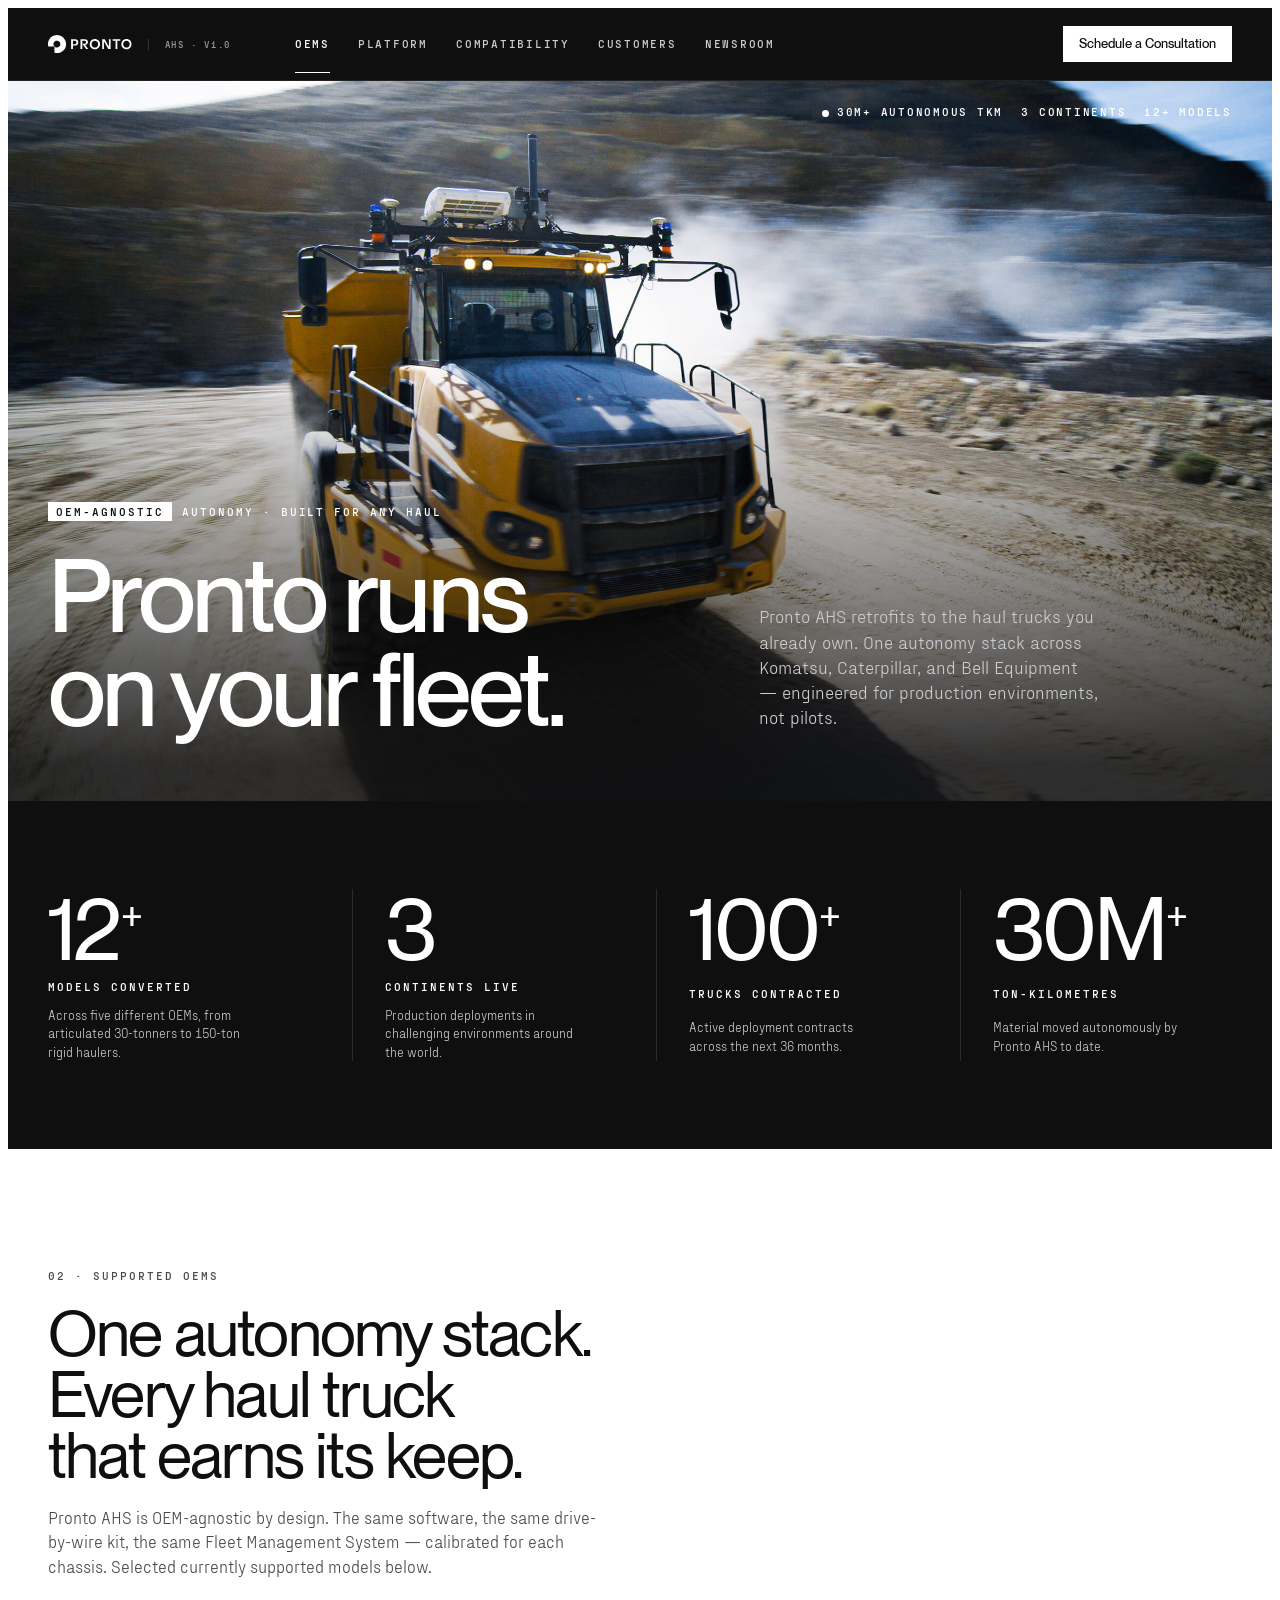
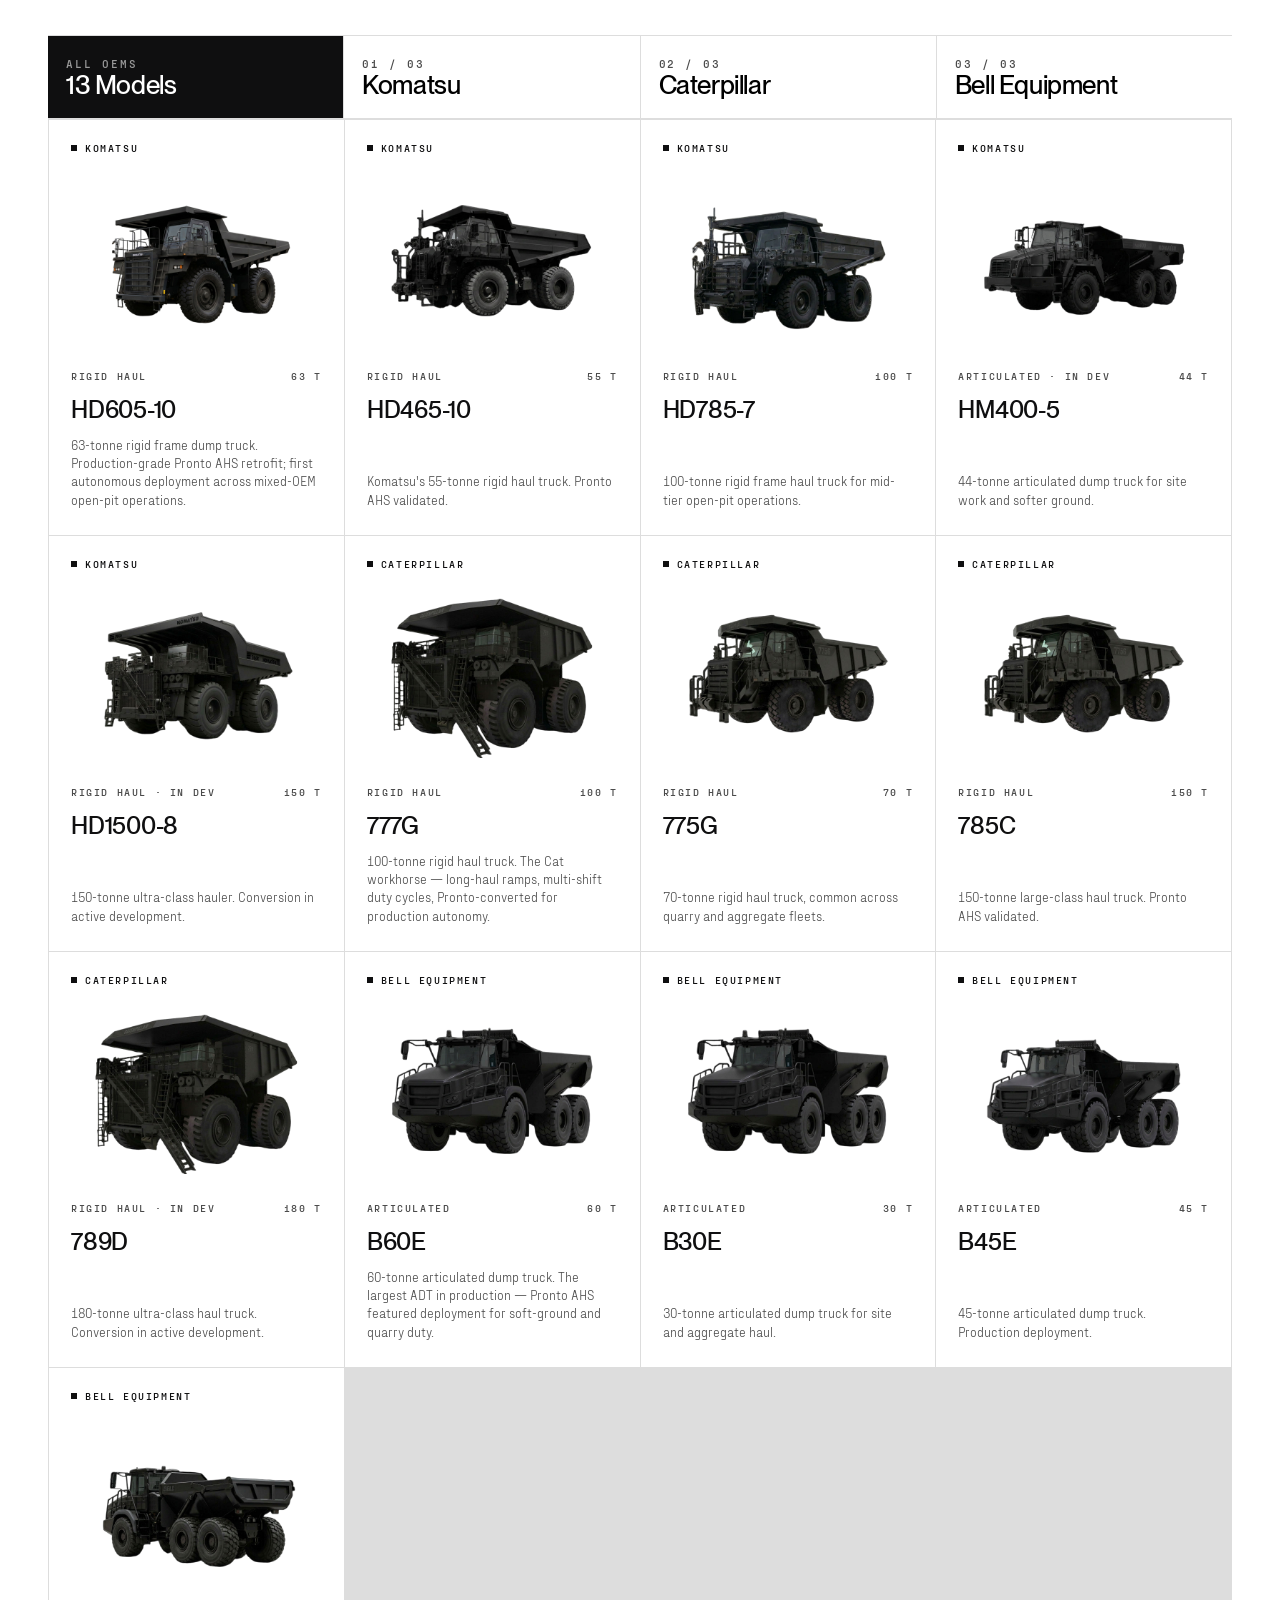
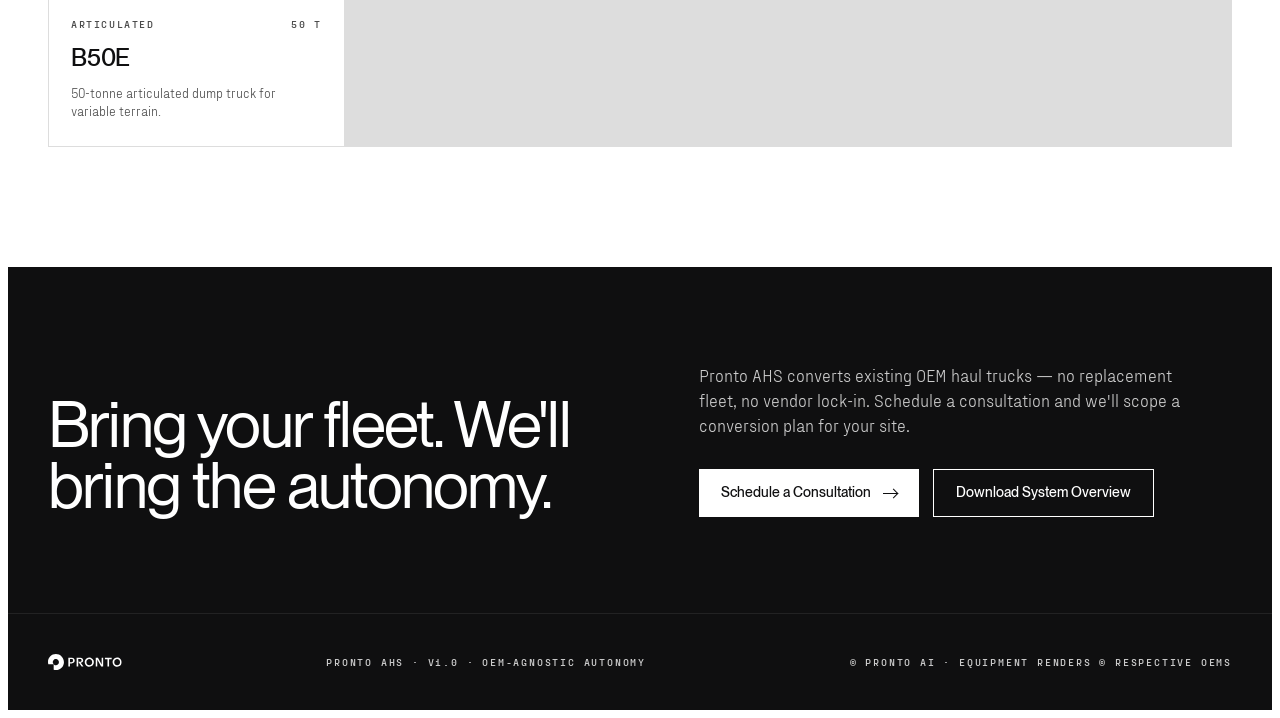
<file: index.html>
<!doctype html>
<html lang="en">
<head>
<meta charset="utf-8" />
<title>Pronto · OEM-agnostic autonomy</title>
<meta name="viewport" content="width=device-width, initial-scale=1" />
<link rel="stylesheet" href="project/colors_and_type.css" />
<style>
  :root { --page-x: 40px; }
  html, body { background: var(--pronto-white); }
  body { overflow-x: hidden; }
  a { text-decoration: none; }

  /* Nav */
  .nav {
    position: sticky; top: 0; z-index: 50;
    display: flex; align-items: center; gap: 32px;
    padding: 18px var(--page-x);
    background: var(--pronto-black);
    color: var(--pronto-white);
    border-bottom: 1px solid rgba(255,255,255,0.08);
  }
  .nav .brand { display: flex; align-items: center; gap: 16px; }
  .nav .brand img { height: 18px; width: auto; display: block; }
  .nav .brand .ver {
    font-family: var(--font-mono); font-weight: 700;
    font-size: 9px; letter-spacing: 0.18em; text-transform: uppercase;
    color: var(--n-400); padding-left: 16px; border-left: 1px solid rgba(255,255,255,0.16);
  }
  .nav .links { display: flex; gap: 28px; margin-left: 32px; }
  .nav .links a {
    font-family: var(--font-mono); font-weight: 700;
    font-size: 11px; letter-spacing: 0.16em; text-transform: uppercase;
    color: var(--n-300);
    transition: color var(--dur-quick) var(--ease-pronto);
  }
  .nav .links a:hover { color: var(--pronto-white); }
  .nav .links a.active { color: var(--pronto-white); position: relative; }
  .nav .links a.active::after { content:""; position:absolute; left:0; right:0; bottom:-22px; height:1px; background: var(--pronto-white); }
  .nav .spacer { flex: 1; }
  .nav .cta {
    font-family: var(--font-sans); font-weight: 500; font-size: 13px;
    padding: 10px 16px; background: var(--pronto-white); color: var(--pronto-black);
    transition: opacity var(--dur-quick) var(--ease-pronto);
  }
  .nav .cta:hover { opacity: 0.7; }

  /* Hero */
  .hero {
    position: relative; background: var(--pronto-black); color: var(--pronto-white);
    overflow: hidden; min-height: 720px; display: flex; align-items: flex-end;
  }
  .hero .photo { position: absolute; inset: 0; background: url("assets/pronto_hero_rolling.jpg") center/cover no-repeat; }
  .hero .scrim { position: absolute; inset: 0; background: linear-gradient(180deg, rgba(15,15,16,0) 0%, rgba(15,15,16,0) 40%, rgba(15,15,16,0.85) 95%); }
  .hero .inner {
    position: relative; z-index: 2; width: 100%;
    padding: 0 var(--page-x) 64px;
    display: grid; grid-template-columns: 1.4fr 1fr; gap: 48px; align-items: end;
  }
  .hero .eyebrow {
    font-family: var(--font-mono); font-weight: 700;
    font-size: 11px; letter-spacing: 0.18em; text-transform: uppercase;
    color: var(--pronto-white); display: flex; align-items: center; gap: 10px; margin-bottom: 28px;
  }
  .hero .eyebrow .pill { padding: 4px 8px; background: var(--pronto-white); color: var(--pronto-black); }
  .hero .head {
    font-family: var(--font-sans); font-weight: 500;
    font-size: clamp(56px, 8vw, 124px); line-height: 0.92; letter-spacing: -0.035em;
    color: var(--pronto-white); text-wrap: balance; margin: 0;
  }
  .hero .sub {
    font-family: var(--font-body); font-weight: 300;
    font-size: 18px; line-height: 1.4; color: var(--n-300); max-width: 36ch; padding-bottom: 8px;
  }
  .hero .ticker {
    position: absolute; top: 24px; right: var(--page-x); z-index: 3;
    display: flex; gap: 18px;
    font-family: var(--font-mono); font-weight: 700;
    font-size: 11px; letter-spacing: 0.16em; text-transform: uppercase; color: var(--pronto-white);
  }
  .hero .ticker .dot {
    width: 7px; height: 7px; background: var(--pronto-white); border-radius: 999px;
    display: inline-block; vertical-align: middle; margin-right: 8px;
    animation: blink 1.6s var(--ease-pronto) infinite;
  }
  @keyframes blink { 0%,100% { opacity: 1 } 50% { opacity: 0.3 } }

  /* Section scaffolding */
  section { padding: 120px var(--page-x); }
  .section-head { display: block; margin-bottom: 56px; }
  .section-head .num {
    font-family: var(--font-mono); font-weight: 700;
    font-size: 11px; letter-spacing: 0.18em; text-transform: uppercase; color: var(--fg-muted); margin-bottom: 20px;
  }
  .section-head h2 {
    font-family: var(--font-sans); font-weight: 400;
    font-size: clamp(48px, 5vw, 84px); line-height: 0.96; letter-spacing: -0.028em;
    margin: 0; max-width: 18ch; text-wrap: balance;
  }
  .section-head .lede {
    font-family: var(--font-body); font-weight: 300;
    font-size: 17px; line-height: 1.45; color: var(--fg-muted); max-width: 56ch; margin-top: 18px;
  }

  /* Stats strip */
  .stats { background: var(--pronto-black); color: var(--pronto-white); padding: 88px var(--page-x); }
  .stats .grid { display: grid; grid-template-columns: repeat(4, 1fr); gap: 32px; }
  .stats .stat { display: grid; gap: 12px; }
  .stats .num {
    font-family: var(--font-sans); font-weight: 400;
    font-size: 88px; line-height: 0.9; letter-spacing: -0.04em; color: var(--pronto-white);
  }
  .stats .num sup { font-size: 0.45em; vertical-align: super; letter-spacing: 0; margin-left: 2px; }
  .stats .label { font-family: var(--font-mono); font-weight: 700; font-size: 11px; letter-spacing: 0.18em; text-transform: uppercase; color: var(--pronto-white); }
  .stats .desc { font-family: var(--font-body); font-weight: 300; font-size: 13px; line-height: 1.4; color: var(--n-300); max-width: 28ch; }
  .stats .grid > .stat + .stat { border-left: 1px solid rgba(255,255,255,0.12); padding-left: 32px; }

  /* Truck grid */
  .lineup { display: grid; grid-template-columns: repeat(4, 1fr); gap: 1px; background: var(--divider); border: 1px solid var(--divider); }
  .truck {
    background: var(--surface); display: grid; grid-template-rows: auto auto auto 1fr;
    padding: 22px 22px 26px; gap: 14px;
    transition: background var(--dur-quick) var(--ease-pronto);
    position: relative;
  }
  .truck:hover { background: var(--surface-alt); }
  .truck.is-hidden { display: none; }
  .truck .oem {
    font-family: var(--font-mono); font-weight: 700;
    font-size: 10px; letter-spacing: 0.16em; text-transform: uppercase; color: var(--fg);
    display: flex; align-items: center; gap: 8px;
  }
  .truck .oem::before { content: ""; width: 6px; height: 6px; background: var(--fg); flex: 0 0 auto; }
  .truck .slot-wrap { position: relative; aspect-ratio: 4 / 3; background: var(--pronto-white); overflow: hidden; }
  .truck .truck-photo {
    position: absolute; inset: 0; width: 100%; height: 100%;
    object-fit: contain; object-position: center; padding: 14px; box-sizing: border-box; display: block;
    transition: transform var(--dur-slow) var(--ease-pronto);
  }
  .truck:hover .truck-photo { transform: scale(1.04); }
  .truck .meta {
    font-family: var(--font-mono); font-weight: 700;
    font-size: 10px; letter-spacing: 0.16em; text-transform: uppercase; color: var(--fg-muted);
    display: flex; justify-content: space-between;
  }
  .truck .model { font-family: var(--font-sans); font-weight: 500; font-size: 24px; letter-spacing: -0.01em; line-height: 1.05; }
  .truck .spec { font-family: var(--font-body); font-weight: 300; font-size: 13px; line-height: 1.4; color: var(--fg-muted); }

  /* OEM filter bar */
  .oem-tabs { display: flex; margin-bottom: 0; border-top: 1px solid var(--divider); border-bottom: 1px solid var(--divider); }
  .oem-tabs button {
    flex: 1; padding: 20px 18px;
    display: flex; align-items: center; justify-content: space-between; gap: 20px;
    border: 0; border-right: 1px solid var(--divider);
    background: var(--surface); cursor: pointer; text-align: left;
    transition: background var(--dur-base) var(--ease-pronto), color var(--dur-base) var(--ease-pronto);
  }
  .oem-tabs button:last-child { border-right: 0; }
  .oem-tabs button:hover { background: var(--surface-alt); }
  .oem-tabs button.active { background: var(--pronto-black); color: var(--pronto-white); }
  .oem-tabs button.active .num { color: var(--n-400); }
  .oem-tabs .num { font-family: var(--font-mono); font-weight: 700; font-size: 11px; letter-spacing: 0.18em; text-transform: uppercase; color: var(--fg-muted); }
  .oem-tabs .name { font-family: var(--font-sans); font-weight: 500; font-size: 26px; letter-spacing: -0.015em; line-height: 1; }

  /* CTA band */
  .compat { background: var(--pronto-black); color: var(--pronto-white); padding: 96px var(--page-x); }
  .compat .row { display: grid; grid-template-columns: 1.1fr 1fr; gap: 64px; align-items: end; }
  .compat h2 {
    font-family: var(--font-sans); font-weight: 400;
    font-size: clamp(48px, 5vw, 84px); line-height: 0.96; letter-spacing: -0.028em;
    margin: 0; color: var(--pronto-white); text-wrap: balance; max-width: 14ch;
  }
  .compat .lede { font-family: var(--font-body); font-weight: 300; font-size: 17px; line-height: 1.45; color: var(--n-300); max-width: 50ch; }
  .compat .ctas { display: flex; gap: 14px; margin-top: 32px; }
  .compat .btn {
    font-family: var(--font-sans); font-weight: 500; font-size: 14px;
    padding: 14px 22px; display: inline-flex; align-items: center; gap: 12px;
    transition: opacity var(--dur-quick) var(--ease-pronto);
  }
  .compat .btn:hover { opacity: 0.7; }
  .compat .btn.primary { background: var(--pronto-white); color: var(--pronto-black); }
  .compat .btn.secondary { background: transparent; color: var(--pronto-white); border: 1px solid var(--pronto-white); }

  /* Footer */
  footer { padding: 40px var(--page-x); background: var(--pronto-black); color: var(--n-300); border-top: 1px solid rgba(255,255,255,0.08); }
  footer .row { display: flex; justify-content: space-between; align-items: center; }
  footer .mono { font-family: var(--font-mono); font-weight: 700; font-size: 10px; letter-spacing: 0.18em; text-transform: uppercase; }
  footer img { height: 16px; width: auto; }

  /* Scroll reveal */
  .reveal { opacity: 0; transform: translateY(12px); transition: opacity 800ms var(--ease-pronto), transform 800ms var(--ease-pronto); }
  .reveal.in { opacity: 1; transform: none; }

  @media (max-width: 900px) {
    .nav .links { display: none; }
    .hero .inner { grid-template-columns: 1fr; }
    .stats .grid { grid-template-columns: repeat(2, 1fr); }
    .stats .grid > .stat + .stat { border-left: 0; padding-left: 0; }
    .lineup { grid-template-columns: repeat(2, 1fr); }
    .oem-tabs { flex-wrap: wrap; }
    .oem-tabs button { border-right: 0; border-bottom: 1px solid var(--divider); min-width: 50%; }
    .compat .row { grid-template-columns: 1fr; }
  }
</style>
</head>
<body>

<nav class="nav">
  <div class="brand">
    <img src="assets/pronto_logo_white.svg" alt="Pronto" />
    <span class="ver">AHS · V1.0</span>
  </div>
  <div class="links">
    <a href="#oems" class="active">OEMs</a>
    <a href="#stats">Platform</a>
    <a href="#compat">Compatibility</a>
    <a href="#">Customers</a>
    <a href="newsroom.html">Newsroom</a>
  </div>
  <span class="spacer"></span>
  <a class="cta" href="consultation.html">Schedule a Consultation</a>
</nav>

<header class="hero">
  <div class="photo"></div>
  <div class="scrim"></div>
  <div class="ticker">
    <span><span class="dot"></span>30M+ AUTONOMOUS TKM</span>
    <span>3 CONTINENTS</span>
    <span>12+ MODELS</span>
  </div>
  <div class="inner">
    <div>
      <div class="eyebrow"><span class="pill">OEM-AGNOSTIC</span> AUTONOMY · BUILT FOR ANY HAUL</div>
      <h1 class="head">Pronto runs<br/>on your fleet.</h1>
    </div>
    <p class="sub">Pronto AHS retrofits to the haul trucks you already own. One autonomy stack across Komatsu, Caterpillar, and Bell Equipment — engineered for production environments, not pilots.</p>
  </div>
</header>

<section id="stats" class="stats">
  <div class="grid">
    <div class="stat">
      <div class="num">12<sup>+</sup></div>
      <div class="label">Models Converted</div>
      <div class="desc">Across five different OEMs, from articulated 30-tonners to 150-ton rigid haulers.</div>
    </div>
    <div class="stat">
      <div class="num">3</div>
      <div class="label">Continents Live</div>
      <div class="desc">Production deployments in challenging environments around the world.</div>
    </div>
    <div class="stat">
      <div class="num">100<sup>+</sup></div>
      <div class="label">Trucks Contracted</div>
      <div class="desc">Active deployment contracts across the next 36 months.</div>
    </div>
    <div class="stat">
      <div class="num">30M<sup>+</sup></div>
      <div class="label">Ton-Kilometres</div>
      <div class="desc">Material moved autonomously by Pronto AHS to date.</div>
    </div>
  </div>
</section>

<section id="oems">
  <div class="section-head">
    <div class="num">02 · Supported OEMs</div>
    <h2>One autonomy stack.<br/>Every haul truck<br/>that earns its keep.</h2>
    <p class="lede">Pronto AHS is OEM-agnostic by design. The same software, the same drive-by-wire kit, the same Fleet Management System — calibrated for each chassis. Selected currently supported models below.</p>
  </div>

  <div class="oem-tabs" id="oemFilter">
    <button class="active" data-oem="all">
      <div><div class="num">All OEMs</div><div class="name">13 Models</div></div>
    </button>
    <button data-oem="komatsu">
      <div><div class="num">01 / 03</div><div class="name">Komatsu</div></div>
    </button>
    <button data-oem="caterpillar">
      <div><div class="num">02 / 03</div><div class="name">Caterpillar</div></div>
    </button>
    <button data-oem="bell">
      <div><div class="num">03 / 03</div><div class="name">Bell Equipment</div></div>
    </button>
  </div>

  <div class="lineup" id="lineup">
    <article class="truck" data-oem="komatsu">
      <div class="oem">Komatsu</div>
      <div class="slot-wrap"><img class="truck-photo" src="assets/trucks/komatsu-hd605-blk.png" alt="" loading="lazy" /></div>
      <div class="meta"><span>Rigid Haul</span><span>63 T</span></div>
      <div class="model">HD605-10</div>
      <p class="spec">63-tonne rigid frame dump truck. Production-grade Pronto AHS retrofit; first autonomous deployment across mixed-OEM open-pit operations.</p>
    </article>
    <article class="truck" data-oem="komatsu">
      <div class="oem">Komatsu</div>
      <div class="slot-wrap"><img class="truck-photo" src="assets/trucks/komatsu-hd465-blk.png" alt="" loading="lazy" /></div>
      <div class="meta"><span>Rigid Haul</span><span>55 T</span></div>
      <div class="model">HD465-10</div>
      <p class="spec">Komatsu's 55-tonne rigid haul truck. Pronto AHS validated.</p>
    </article>
    <article class="truck" data-oem="komatsu">
      <div class="oem">Komatsu</div>
      <div class="slot-wrap"><img class="truck-photo" src="assets/trucks/komatsu-hd785-blk.png" alt="" loading="lazy" /></div>
      <div class="meta"><span>Rigid Haul</span><span>100 T</span></div>
      <div class="model">HD785-7</div>
      <p class="spec">100-tonne rigid frame haul truck for mid-tier open-pit operations.</p>
    </article>
    <article class="truck" data-oem="komatsu">
      <div class="oem">Komatsu</div>
      <div class="slot-wrap"><img class="truck-photo" src="assets/trucks/komatsu-hm400-blk.png" alt="" loading="lazy" /></div>
      <div class="meta"><span>Articulated · In Dev</span><span>44 T</span></div>
      <div class="model">HM400-5</div>
      <p class="spec">44-tonne articulated dump truck for site work and softer ground.</p>
    </article>
    <article class="truck" data-oem="komatsu">
      <div class="oem">Komatsu</div>
      <div class="slot-wrap"><img class="truck-photo" src="assets/trucks/komatsu-hd1500-blk.png" alt="" loading="lazy" /></div>
      <div class="meta"><span>Rigid Haul · In Dev</span><span>150 T</span></div>
      <div class="model">HD1500-8</div>
      <p class="spec">150-tonne ultra-class hauler. Conversion in active development.</p>
    </article>
    <article class="truck" data-oem="caterpillar">
      <div class="oem">Caterpillar</div>
      <div class="slot-wrap"><img class="truck-photo" src="assets/trucks/cat-798-blk.png" alt="" loading="lazy" /></div>
      <div class="meta"><span>Rigid Haul</span><span>100 T</span></div>
      <div class="model">777G</div>
      <p class="spec">100-tonne rigid haul truck. The Cat workhorse — long-haul ramps, multi-shift duty cycles, Pronto-converted for production autonomy.</p>
    </article>
    <article class="truck" data-oem="caterpillar">
      <div class="oem">Caterpillar</div>
      <div class="slot-wrap"><img class="truck-photo" src="assets/trucks/cat-775g-blk.png" alt="" loading="lazy" /></div>
      <div class="meta"><span>Rigid Haul</span><span>70 T</span></div>
      <div class="model">775G</div>
      <p class="spec">70-tonne rigid haul truck, common across quarry and aggregate fleets.</p>
    </article>
    <article class="truck" data-oem="caterpillar">
      <div class="oem">Caterpillar</div>
      <div class="slot-wrap"><img class="truck-photo" src="assets/trucks/cat-775g-blk.png" alt="" loading="lazy" /></div>
      <div class="meta"><span>Rigid Haul</span><span>150 T</span></div>
      <div class="model">785C</div>
      <p class="spec">150-tonne large-class haul truck. Pronto AHS validated.</p>
    </article>
    <article class="truck" data-oem="caterpillar">
      <div class="oem">Caterpillar</div>
      <div class="slot-wrap"><img class="truck-photo" src="assets/trucks/cat-798-blk.png" alt="" loading="lazy" /></div>
      <div class="meta"><span>Rigid Haul · In Dev</span><span>180 T</span></div>
      <div class="model">789D</div>
      <p class="spec">180-tonne ultra-class haul truck. Conversion in active development.</p>
    </article>
    <article class="truck" data-oem="bell">
      <div class="oem">Bell Equipment</div>
      <div class="slot-wrap"><img class="truck-photo" src="assets/trucks/bell-adt-blk.png" alt="" loading="lazy" /></div>
      <div class="meta"><span>Articulated</span><span>60 T</span></div>
      <div class="model">B60E</div>
      <p class="spec">60-tonne articulated dump truck. The largest ADT in production — Pronto AHS featured deployment for soft-ground and quarry duty.</p>
    </article>
    <article class="truck" data-oem="bell">
      <div class="oem">Bell Equipment</div>
      <div class="slot-wrap"><img class="truck-photo" src="assets/trucks/bell-adt-blk.png" alt="" loading="lazy" /></div>
      <div class="meta"><span>Articulated</span><span>30 T</span></div>
      <div class="model">B30E</div>
      <p class="spec">30-tonne articulated dump truck for site and aggregate haul.</p>
    </article>
    <article class="truck" data-oem="bell">
      <div class="oem">Bell Equipment</div>
      <div class="slot-wrap"><img class="truck-photo" src="assets/trucks/bell-b45e-blk.png" alt="" loading="lazy" /></div>
      <div class="meta"><span>Articulated</span><span>45 T</span></div>
      <div class="model">B45E</div>
      <p class="spec">45-tonne articulated dump truck. Production deployment.</p>
    </article>
    <article class="truck" data-oem="bell">
      <div class="oem">Bell Equipment</div>
      <div class="slot-wrap"><img class="truck-photo" src="assets/trucks/bell-b50e-blk.png" alt="" loading="lazy" /></div>
      <div class="meta"><span>Articulated</span><span>50 T</span></div>
      <div class="model">B50E</div>
      <p class="spec">50-tonne articulated dump truck for variable terrain.</p>
    </article>
  </div>
</section>

<section id="compat" class="compat">
  <div class="row">
    <h2>Bring your fleet. We'll bring the autonomy.</h2>
    <div>
      <p class="lede">Pronto AHS converts existing OEM haul trucks — no replacement fleet, no vendor lock-in. Schedule a consultation and we'll scope a conversion plan for your site.</p>
      <div class="ctas">
        <a class="btn primary" href="consultation.html">Schedule a Consultation <span style="display:inline-block;width:14px;height:1px;background:currentColor;position:relative;"><span style="position:absolute;right:0;top:-3px;width:6px;height:6px;border-right:1px solid currentColor;border-top:1px solid currentColor;transform:rotate(45deg);"></span></span></a>
        <a class="btn secondary" href="#">Download System Overview</a>
      </div>
    </div>
  </div>
</section>

<footer>
  <div class="row">
    <img src="assets/pronto_logo_white.svg" alt="Pronto" />
    <span class="mono">PRONTO AHS · V1.0 · OEM-AGNOSTIC AUTONOMY</span>
    <span class="mono">© Pronto AI · Equipment renders © respective OEMs</span>
  </div>
</footer>

<script>
  const io = new IntersectionObserver((entries) => {
    entries.forEach(e => { if (e.isIntersecting) e.target.classList.add('in'); });
  }, { threshold: 0.12 });
  document.querySelectorAll('section, .hero .inner').forEach(el => { el.classList.add('reveal'); io.observe(el); });

  const filterBar = document.getElementById('oemFilter');
  const trucks = [...document.querySelectorAll('#lineup .truck')];
  filterBar.addEventListener('click', (e) => {
    const btn = e.target.closest('button');
    if (!btn) return;
    const oem = btn.dataset.oem;
    filterBar.querySelectorAll('button').forEach(b => b.classList.toggle('active', b === btn));
    trucks.forEach(t => { t.classList.toggle('is-hidden', oem !== 'all' && t.dataset.oem !== oem); });
  });
</script>
</body>
</html>
</file>
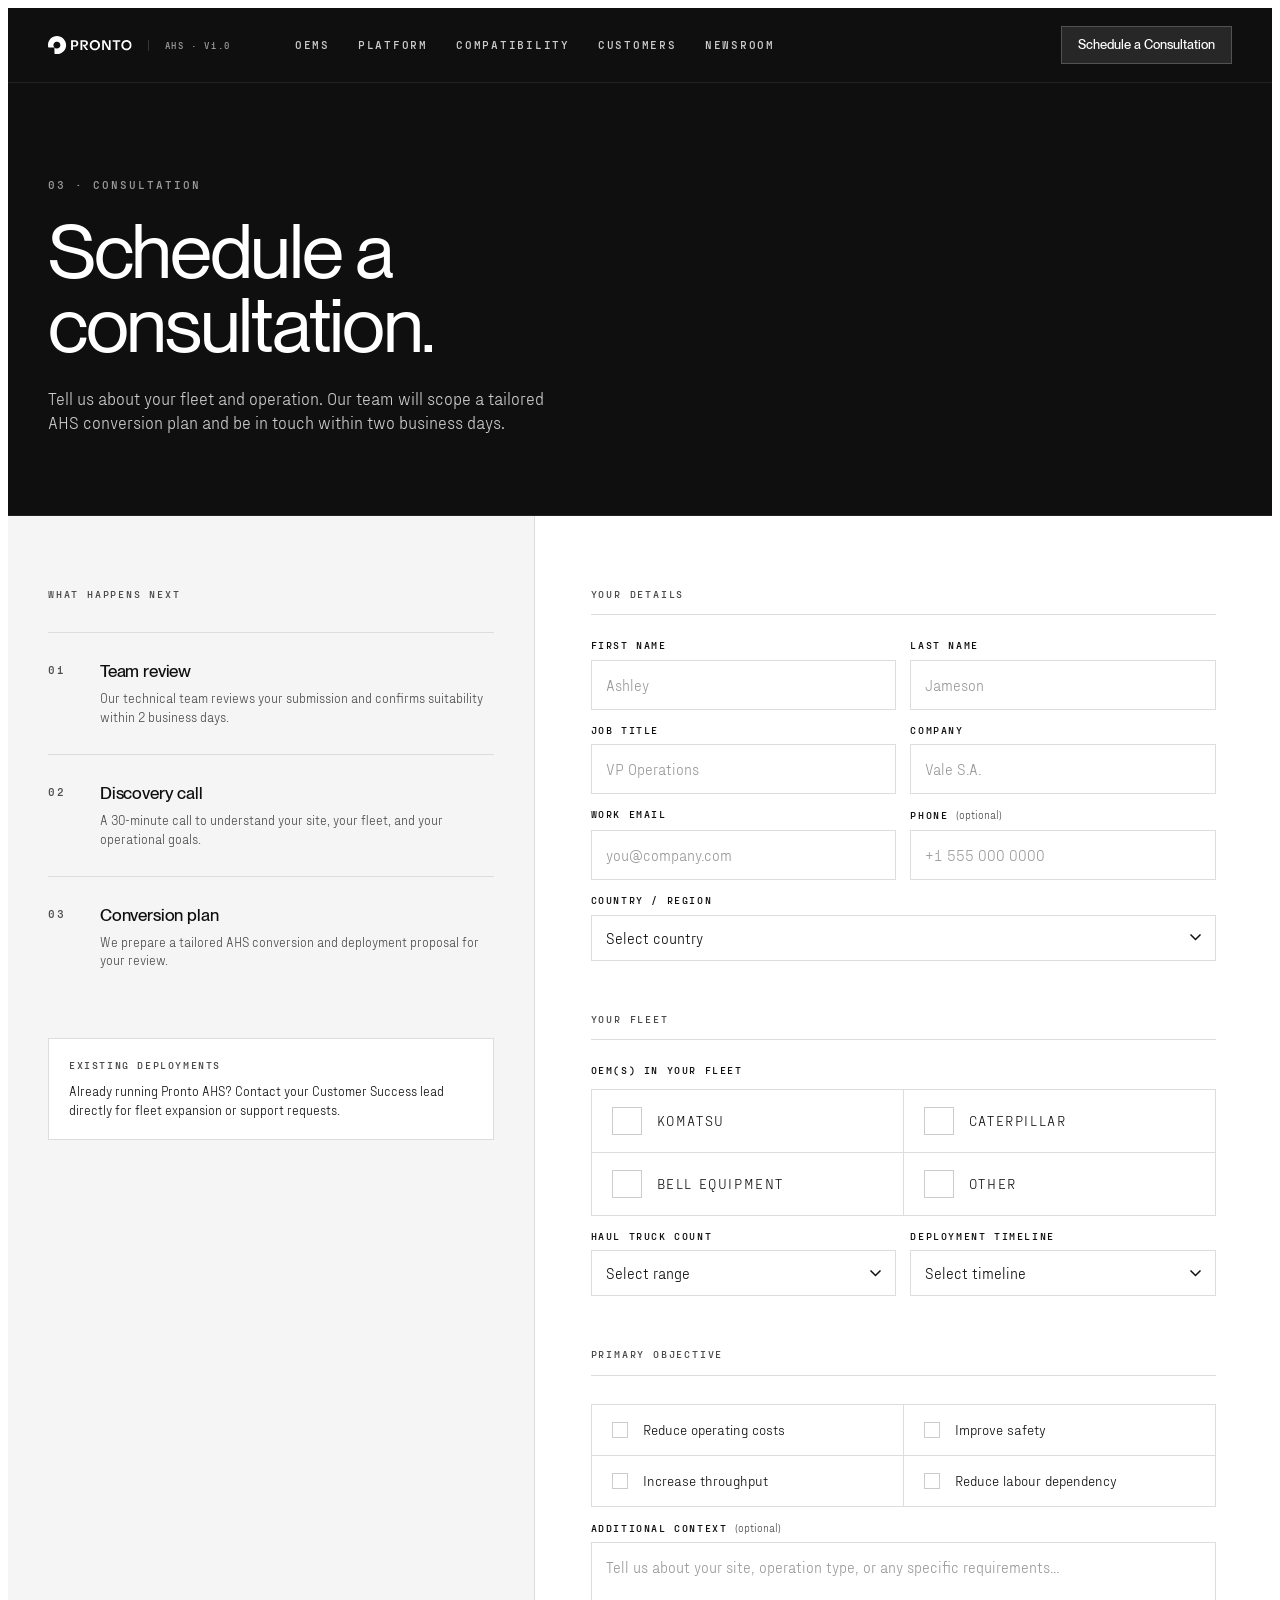
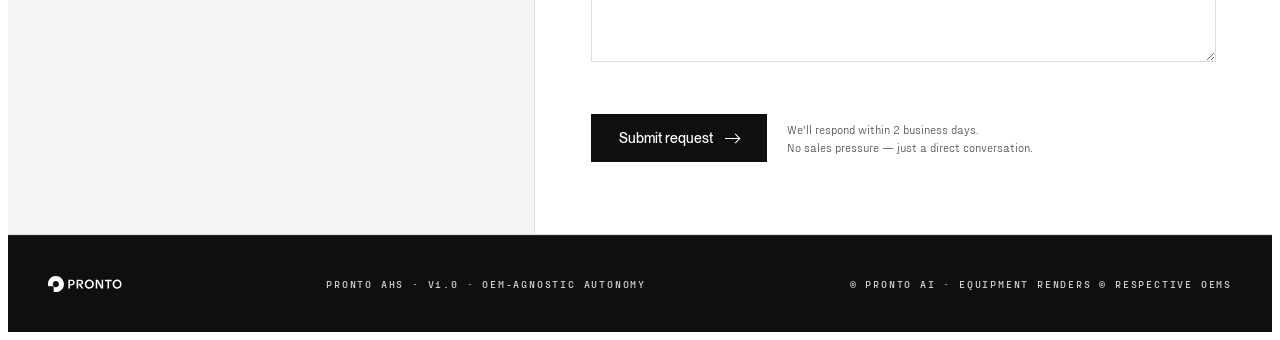
<file: consultation.html>
<!doctype html>
<html lang="en">
<head>
<meta charset="utf-8" />
<title>Pronto · Schedule a Consultation</title>
<meta name="viewport" content="width=device-width, initial-scale=1" />
<link rel="stylesheet" href="project/colors_and_type.css" />
<style>
  :root { --page-x: 40px; }
  html, body { background: var(--pronto-white); }
  body { overflow-x: hidden; }
  a { text-decoration: none; }

  /* Nav */
  .nav {
    position: sticky; top: 0; z-index: 50;
    display: flex; align-items: center; gap: 32px;
    padding: 18px var(--page-x);
    background: var(--pronto-black);
    color: var(--pronto-white);
    border-bottom: 1px solid rgba(255,255,255,0.08);
  }
  .nav .brand { display: flex; align-items: center; gap: 16px; }
  .nav .brand img { height: 18px; width: auto; display: block; }
  .nav .brand .ver {
    font-family: var(--font-mono); font-weight: 700;
    font-size: 9px; letter-spacing: 0.18em; text-transform: uppercase;
    color: var(--n-400); padding-left: 16px; border-left: 1px solid rgba(255,255,255,0.16);
  }
  .nav .links { display: flex; gap: 28px; margin-left: 32px; }
  .nav .links a {
    font-family: var(--font-mono); font-weight: 700;
    font-size: 11px; letter-spacing: 0.16em; text-transform: uppercase;
    color: var(--n-300);
    transition: color var(--dur-quick) var(--ease-pronto);
  }
  .nav .links a:hover { color: var(--pronto-white); }
  .nav .spacer { flex: 1; }
  .nav .cta {
    font-family: var(--font-sans); font-weight: 500; font-size: 13px;
    padding: 10px 16px;
    background: rgba(255,255,255,0.1); color: var(--pronto-white);
    border: 1px solid rgba(255,255,255,0.2);
    transition: opacity var(--dur-quick) var(--ease-pronto);
  }
  .nav .cta:hover { opacity: 0.7; }

  /* Page header */
  .page-head {
    background: var(--pronto-black); color: var(--pronto-white);
    padding: 96px var(--page-x) 80px;
    border-bottom: 1px solid rgba(255,255,255,0.08);
  }
  .page-head .eyebrow {
    font-family: var(--font-mono); font-weight: 700;
    font-size: 11px; letter-spacing: 0.18em; text-transform: uppercase;
    color: var(--n-400); margin-bottom: 24px; display: block;
  }
  .page-head h1 {
    font-family: var(--font-sans); font-weight: 400;
    font-size: clamp(52px, 6vw, 96px); line-height: 0.96; letter-spacing: -0.03em;
    color: var(--pronto-white); margin: 0; text-wrap: balance;
  }
  .page-head .sub {
    font-family: var(--font-body); font-weight: 300;
    font-size: 17px; line-height: 1.45; color: var(--n-300); max-width: 52ch; margin-top: 24px;
  }

  /* Form layout */
  .form-layout {
    display: grid; grid-template-columns: 1fr 1.4fr;
    border-bottom: 1px solid var(--divider);
  }

  /* Left panel */
  .form-aside {
    padding: 72px var(--page-x) 72px var(--page-x);
    border-right: 1px solid var(--divider);
    background: var(--surface-alt);
  }
  .form-aside .aside-label {
    font-family: var(--font-mono); font-weight: 700;
    font-size: 10px; letter-spacing: 0.18em; text-transform: uppercase;
    color: var(--fg-muted); margin-bottom: 32px; display: block;
  }
  .step {
    display: grid; grid-template-columns: 36px 1fr; gap: 16px; align-items: start;
    padding: 28px 0; border-top: 1px solid var(--divider);
  }
  .step:last-of-type { border-bottom: 1px solid var(--divider); }
  .step .step-num {
    font-family: var(--font-mono); font-weight: 700; font-size: 11px;
    letter-spacing: 0.16em; text-transform: uppercase; color: var(--fg-muted);
    padding-top: 2px;
  }
  .step .step-head {
    font-family: var(--font-sans); font-weight: 500; font-size: 17px;
    letter-spacing: -0.01em; margin-bottom: 6px; color: var(--fg);
  }
  .step .step-body {
    font-family: var(--font-body); font-weight: 300; font-size: 13px;
    line-height: 1.45; color: var(--fg-muted); margin: 0;
  }
  .aside-note {
    margin-top: 40px; padding: 20px;
    border: 1px solid var(--divider); background: var(--pronto-white);
  }
  .aside-note .note-label {
    font-family: var(--font-mono); font-weight: 700;
    font-size: 10px; letter-spacing: 0.16em; text-transform: uppercase;
    color: var(--fg-muted); margin-bottom: 10px; display: block;
  }
  .aside-note p {
    font-family: var(--font-body); font-weight: 300; font-size: 13px;
    line-height: 1.45; color: var(--fg); margin: 0;
  }

  /* Form panel */
  .form-main { padding: 72px 56px 72px 56px; }

  /* Form sections */
  .form-section { margin-bottom: 52px; }
  .form-section-label {
    font-family: var(--font-mono); font-weight: 700;
    font-size: 10px; letter-spacing: 0.18em; text-transform: uppercase;
    color: var(--fg-muted); margin-bottom: 24px; padding-bottom: 14px;
    border-bottom: 1px solid var(--divider); display: block;
  }
  .field-row { display: grid; grid-template-columns: 1fr 1fr; gap: 14px; margin-bottom: 14px; }
  .field-row.full { grid-template-columns: 1fr; }
  .field { display: grid; gap: 8px; }
  .field label {
    font-family: var(--font-mono); font-weight: 700;
    font-size: 10px; letter-spacing: 0.16em; text-transform: uppercase; color: var(--fg);
  }
  .field label .opt {
    font-family: var(--font-body); font-weight: 300; font-size: 11px;
    text-transform: none; letter-spacing: 0; color: var(--fg-muted);
  }
  .field input,
  .field select,
  .field textarea {
    font-family: var(--font-body); font-weight: 300; font-size: 15px;
    color: var(--fg); background: var(--pronto-white);
    border: 1px solid var(--divider); padding: 13px 14px;
    outline: none; width: 100%; box-sizing: border-box;
    -webkit-appearance: none; appearance: none;
    transition: border-color var(--dur-quick) var(--ease-pronto);
    border-radius: 0;
  }
  .field input:focus,
  .field select:focus,
  .field textarea:focus { border-color: var(--pronto-black); }
  .field input::placeholder,
  .field textarea::placeholder { color: var(--n-400); }
  .field select {
    background-image: url("data:image/svg+xml,%3Csvg xmlns='http://www.w3.org/2000/svg' width='11' height='7' viewBox='0 0 11 7'%3E%3Cpath d='M1 1l4.5 4.5L10 1' stroke='%230F0F10' stroke-width='1.5' fill='none' stroke-linecap='square'/%3E%3C/svg%3E");
    background-repeat: no-repeat; background-position: right 14px center;
    padding-right: 38px; cursor: pointer;
  }
  .field textarea { resize: vertical; min-height: 120px; line-height: 1.5; }

  /* Checkbox grid */
  .check-grid {
    display: grid; grid-template-columns: 1fr 1fr;
    gap: 1px; background: var(--divider); border: 1px solid var(--divider);
    margin-top: 4px;
  }
  .check-item {
    display: flex; align-items: center; gap: 12px;
    background: var(--pronto-white); padding: 14px 16px;
    cursor: pointer; transition: background var(--dur-quick) var(--ease-pronto);
  }
  .check-item:hover { background: var(--surface-alt); }
  .check-item input[type="checkbox"] {
    width: 16px; height: 16px; flex: 0 0 auto; cursor: pointer;
    border: 1px solid var(--divider-strong); background: var(--pronto-white);
    -webkit-appearance: none; appearance: none; position: relative;
    transition: background var(--dur-quick), border-color var(--dur-quick);
    border-radius: 0;
  }
  .check-item input[type="checkbox"]:checked {
    background: var(--pronto-black); border-color: var(--pronto-black);
  }
  .check-item input[type="checkbox"]:checked::after {
    content: ""; position: absolute; left: 4px; top: 1px;
    width: 5px; height: 9px;
    border-right: 1.5px solid var(--pronto-white);
    border-bottom: 1.5px solid var(--pronto-white);
    transform: rotate(40deg);
  }
  .check-item .check-label {
    font-family: var(--font-body); font-weight: 300; font-size: 14px;
    color: var(--fg); user-select: none;
  }

  /* Submit */
  .form-submit { display: flex; align-items: center; gap: 20px; margin-top: 8px; }
  .btn-submit {
    font-family: var(--font-sans); font-weight: 500; font-size: 14px;
    padding: 16px 28px; background: var(--pronto-black); color: var(--pronto-white);
    border: 0; cursor: pointer; display: inline-flex; align-items: center; gap: 12px;
    transition: opacity var(--dur-quick) var(--ease-pronto);
    flex-shrink: 0;
  }
  .btn-submit:hover { opacity: 0.7; }
  .submit-note {
    font-family: var(--font-body); font-weight: 300;
    font-size: 12px; color: var(--fg-muted); line-height: 1.5;
  }

  /* Success state */
  .form-success {
    display: none; padding: 96px 56px;
    align-items: center; justify-content: center;
  }
  .form-success.visible { display: flex; }
  .success-inner { max-width: 500px; }
  .success-eyebrow {
    font-family: var(--font-mono); font-weight: 700; font-size: 10px;
    letter-spacing: 0.18em; text-transform: uppercase; color: var(--fg-muted);
    margin-bottom: 20px; display: flex; align-items: center; gap: 10px;
  }
  .success-eyebrow::before {
    content: ""; width: 8px; height: 8px;
    background: var(--status-success); display: inline-block; flex: 0 0 auto;
  }
  .success-inner h2 {
    font-family: var(--font-sans); font-weight: 400;
    font-size: clamp(40px, 4vw, 64px); line-height: 0.96; letter-spacing: -0.025em;
    color: var(--fg); margin: 0 0 20px;
  }
  .success-inner p {
    font-family: var(--font-body); font-weight: 300; font-size: 16px;
    line-height: 1.5; color: var(--fg-muted); margin: 0 0 32px;
  }
  .success-inner .back-link {
    font-family: var(--font-mono); font-weight: 700;
    font-size: 11px; letter-spacing: 0.14em; text-transform: uppercase;
    color: var(--fg); border-bottom: 1px solid var(--fg); padding-bottom: 2px;
  }

  /* Footer */
  footer {
    padding: 40px var(--page-x); background: var(--pronto-black);
    color: var(--n-300); border-top: 1px solid rgba(255,255,255,0.08);
  }
  footer .row { display: flex; justify-content: space-between; align-items: center; }
  footer .mono {
    font-family: var(--font-mono); font-weight: 700;
    font-size: 10px; letter-spacing: 0.18em; text-transform: uppercase;
  }
  footer img { height: 16px; width: auto; }

  /* Scroll reveal */
  .reveal { opacity: 0; transform: translateY(12px); transition: opacity 800ms var(--ease-pronto), transform 800ms var(--ease-pronto); }
  .reveal.in { opacity: 1; transform: none; }

  @media (max-width: 960px) {
    .nav .links { display: none; }
    .form-layout { grid-template-columns: 1fr; }
    .form-aside { border-right: 0; border-bottom: 1px solid var(--divider); }
    .form-main { padding: 56px var(--page-x); }
    .field-row { grid-template-columns: 1fr; }
    .check-grid { grid-template-columns: 1fr; }
    .form-submit { flex-direction: column; align-items: flex-start; }
    .form-success { padding: 72px var(--page-x); }
  }
</style>
</head>
<body>

<nav class="nav">
  <div class="brand">
    <a href="index.html" style="display:flex;"><img src="assets/pronto_logo_white.svg" alt="Pronto" /></a>
    <span class="ver">AHS · V1.0</span>
  </div>
  <div class="links">
    <a href="index.html#oems">OEMs</a>
    <a href="index.html#stats">Platform</a>
    <a href="index.html#compat">Compatibility</a>
    <a href="#">Customers</a>
    <a href="newsroom.html">Newsroom</a>
  </div>
  <span class="spacer"></span>
  <a class="cta" href="consultation.html">Schedule a Consultation</a>
</nav>

<header class="page-head reveal">
  <span class="eyebrow">03 · Consultation</span>
  <h1>Schedule a<br/>consultation.</h1>
  <p class="sub">Tell us about your fleet and operation. Our team will scope a tailored AHS conversion plan and be in touch within two business days.</p>
</header>

<div class="form-layout">

  <aside class="form-aside reveal">
    <span class="aside-label">What happens next</span>

    <div class="step">
      <span class="step-num">01</span>
      <div>
        <div class="step-head">Team review</div>
        <p class="step-body">Our technical team reviews your submission and confirms suitability within 2 business days.</p>
      </div>
    </div>
    <div class="step">
      <span class="step-num">02</span>
      <div>
        <div class="step-head">Discovery call</div>
        <p class="step-body">A 30-minute call to understand your site, your fleet, and your operational goals.</p>
      </div>
    </div>
    <div class="step">
      <span class="step-num">03</span>
      <div>
        <div class="step-head">Conversion plan</div>
        <p class="step-body">We prepare a tailored AHS conversion and deployment proposal for your review.</p>
      </div>
    </div>

    <div class="aside-note">
      <span class="note-label">Existing deployments</span>
      <p>Already running Pronto AHS? Contact your Customer Success lead directly for fleet expansion or support requests.</p>
    </div>
  </aside>

  <div class="form-main reveal" id="formMain">
    <form id="consultForm" novalidate>

      <div class="form-section">
        <span class="form-section-label">Your details</span>
        <div class="field-row">
          <div class="field">
            <label for="first-name">First name</label>
            <input type="text" id="first-name" name="first_name" placeholder="Ashley" required />
          </div>
          <div class="field">
            <label for="last-name">Last name</label>
            <input type="text" id="last-name" name="last_name" placeholder="Jameson" required />
          </div>
        </div>
        <div class="field-row">
          <div class="field">
            <label for="job-title">Job title</label>
            <input type="text" id="job-title" name="job_title" placeholder="VP Operations" required />
          </div>
          <div class="field">
            <label for="company">Company</label>
            <input type="text" id="company" name="company" placeholder="Vale S.A." required />
          </div>
        </div>
        <div class="field-row">
          <div class="field">
            <label for="email">Work email</label>
            <input type="email" id="email" name="email" placeholder="you@company.com" required />
          </div>
          <div class="field">
            <label for="phone">Phone <span class="opt">(optional)</span></label>
            <input type="tel" id="phone" name="phone" placeholder="+1 555 000 0000" />
          </div>
        </div>
        <div class="field-row full">
          <div class="field">
            <label for="country">Country / Region</label>
            <select id="country" name="country" required>
              <option value="" disabled selected>Select country</option>
              <option>Australia</option>
              <option>Brazil</option>
              <option>Canada</option>
              <option>Chile</option>
              <option>Democratic Republic of the Congo</option>
              <option>Ghana</option>
              <option>Indonesia</option>
              <option>Kazakhstan</option>
              <option>Mexico</option>
              <option>Peru</option>
              <option>Russia</option>
              <option>Saudi Arabia</option>
              <option>South Africa</option>
              <option>United States</option>
              <option>Zimbabwe</option>
              <option>Other</option>
            </select>
          </div>
        </div>
      </div>

      <div class="form-section">
        <span class="form-section-label">Your fleet</span>
        <div class="field-row full">
          <div class="field">
            <label>OEM(s) in your fleet</label>
            <div class="check-grid">
              <label class="check-item">
                <input type="checkbox" name="oem" value="komatsu" />
                <span class="check-label">Komatsu</span>
              </label>
              <label class="check-item">
                <input type="checkbox" name="oem" value="caterpillar" />
                <span class="check-label">Caterpillar</span>
              </label>
              <label class="check-item">
                <input type="checkbox" name="oem" value="bell" />
                <span class="check-label">Bell Equipment</span>
              </label>
              <label class="check-item">
                <input type="checkbox" name="oem" value="other" />
                <span class="check-label">Other</span>
              </label>
            </div>
          </div>
        </div>
        <div class="field-row" style="margin-top: 14px;">
          <div class="field">
            <label for="fleet-size">Haul truck count</label>
            <select id="fleet-size" name="fleet_size">
              <option value="" disabled selected>Select range</option>
              <option>1–10 trucks</option>
              <option>11–50 trucks</option>
              <option>51–200 trucks</option>
              <option>200+ trucks</option>
              <option>Not sure yet</option>
            </select>
          </div>
          <div class="field">
            <label for="timeline">Deployment timeline</label>
            <select id="timeline" name="timeline">
              <option value="" disabled selected>Select timeline</option>
              <option>Under 6 months</option>
              <option>6–12 months</option>
              <option>12–24 months</option>
              <option>24+ months</option>
              <option>Just exploring</option>
            </select>
          </div>
        </div>
      </div>

      <div class="form-section">
        <span class="form-section-label">Primary objective</span>
        <div class="field-row full">
          <div class="check-grid">
            <label class="check-item">
              <input type="checkbox" name="objective" value="cost" />
              <span class="check-label">Reduce operating costs</span>
            </label>
            <label class="check-item">
              <input type="checkbox" name="objective" value="safety" />
              <span class="check-label">Improve safety</span>
            </label>
            <label class="check-item">
              <input type="checkbox" name="objective" value="throughput" />
              <span class="check-label">Increase throughput</span>
            </label>
            <label class="check-item">
              <input type="checkbox" name="objective" value="labour" />
              <span class="check-label">Reduce labour dependency</span>
            </label>
          </div>
        </div>
        <div class="field-row full" style="margin-top: 14px;">
          <div class="field">
            <label for="notes">Additional context <span class="opt">(optional)</span></label>
            <textarea id="notes" name="notes" placeholder="Tell us about your site, operation type, or any specific requirements..."></textarea>
          </div>
        </div>
      </div>

      <div class="form-submit">
        <button type="submit" class="btn-submit">
          Submit request
          <span style="display:inline-block;width:14px;height:1px;background:currentColor;position:relative;">
            <span style="position:absolute;right:0;top:-3px;width:6px;height:6px;border-right:1px solid currentColor;border-top:1px solid currentColor;transform:rotate(45deg);"></span>
          </span>
        </button>
        <p class="submit-note">We'll respond within 2 business days.<br/>No sales pressure — just a direct conversation.</p>
      </div>

    </form>
  </div>

  <div class="form-success" id="formSuccess">
    <div class="success-inner">
      <div class="success-eyebrow">Request received</div>
      <h2>We'll be in touch shortly.</h2>
      <p>Your consultation request has been submitted. Our team will review your details and reach out within 2 business days to schedule your discovery call.</p>
      <a class="back-link" href="index.html">← Back to fleet overview</a>
    </div>
  </div>

</div>

<footer>
  <div class="row">
    <img src="assets/pronto_logo_white.svg" alt="Pronto" />
    <span class="mono">PRONTO AHS · V1.0 · OEM-AGNOSTIC AUTONOMY</span>
    <span class="mono">© Pronto AI · Equipment renders © respective OEMs</span>
  </div>
</footer>

<script>
  const io = new IntersectionObserver((entries) => {
    entries.forEach(e => { if (e.isIntersecting) e.target.classList.add('in'); });
  }, { threshold: 0.08 });
  document.querySelectorAll('.reveal').forEach(el => io.observe(el));

  document.getElementById('consultForm').addEventListener('submit', (e) => {
    e.preventDefault();
    const main = document.getElementById('formMain');
    const success = document.getElementById('formSuccess');
    main.style.display = 'none';
    success.classList.add('visible');
    window.scrollTo({ top: document.querySelector('.form-layout').offsetTop - 80, behavior: 'smooth' });
  });
</script>
</body>
</html>
</file>
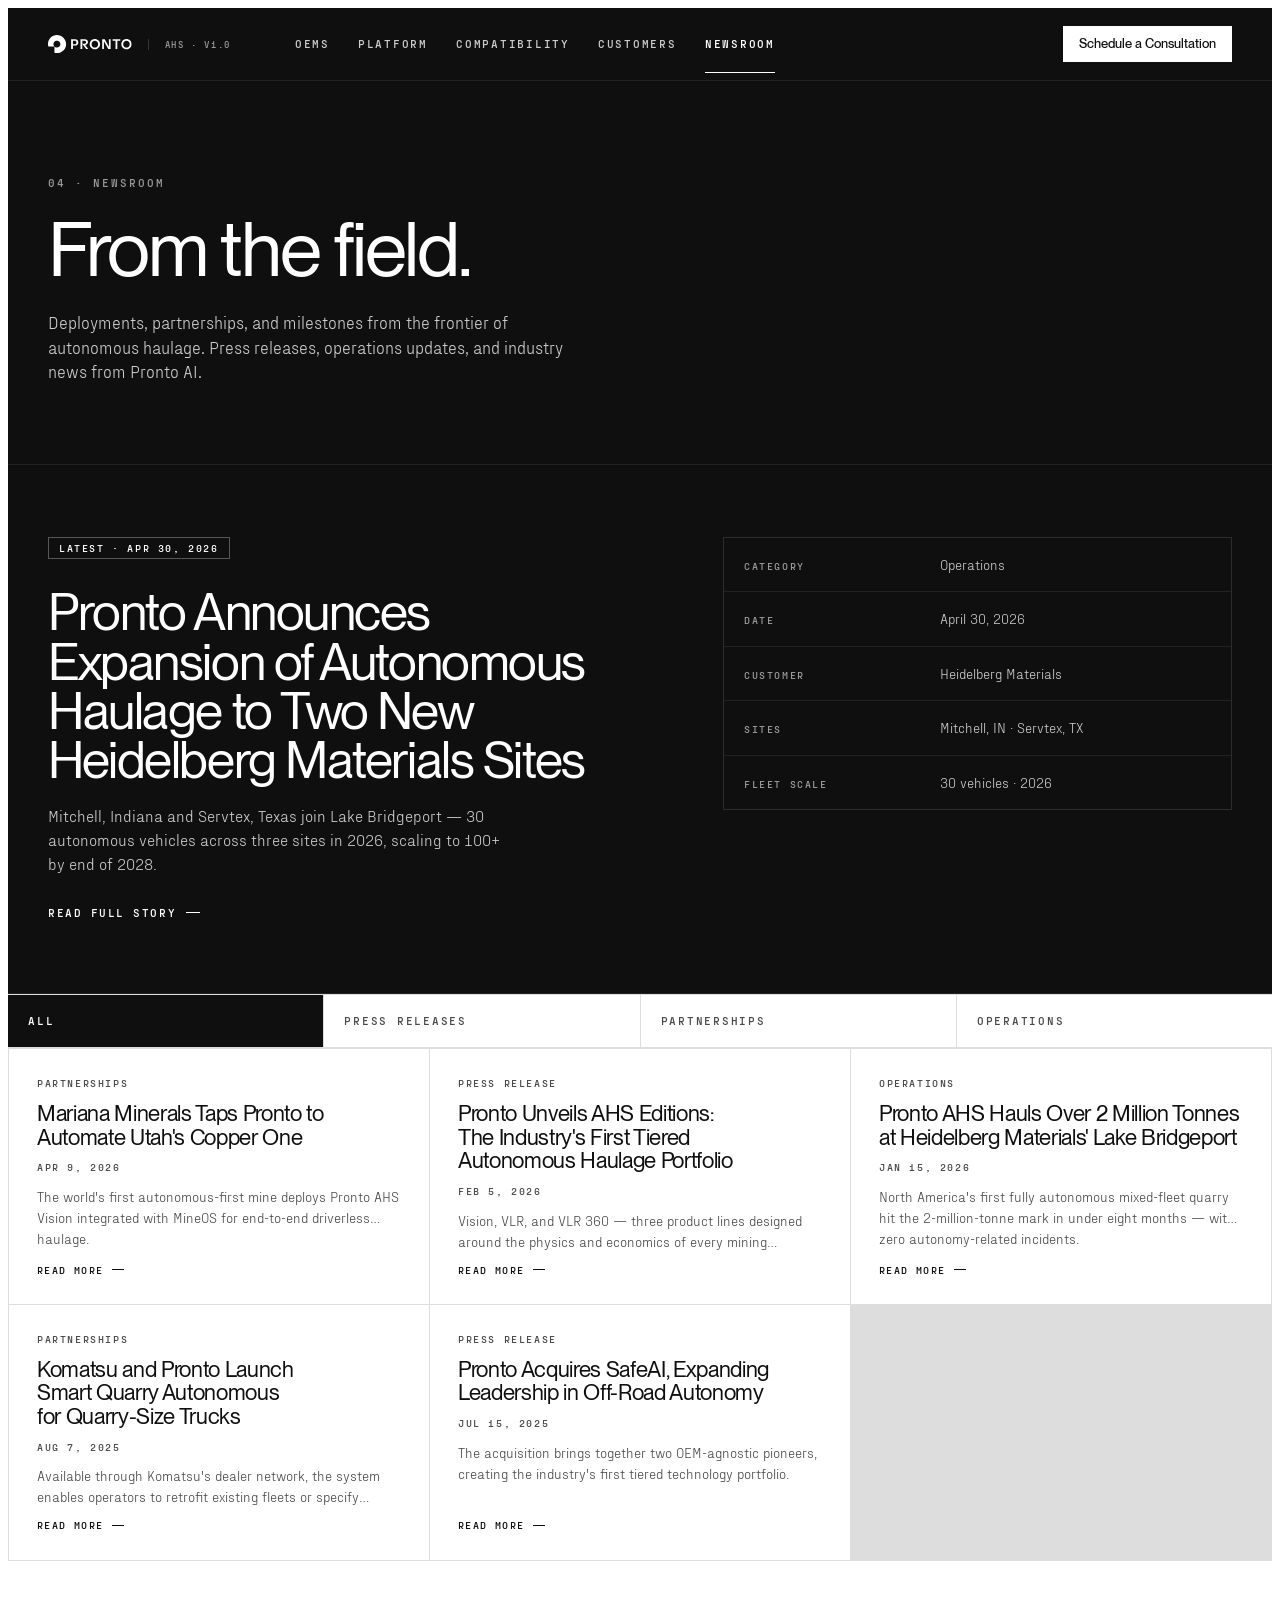
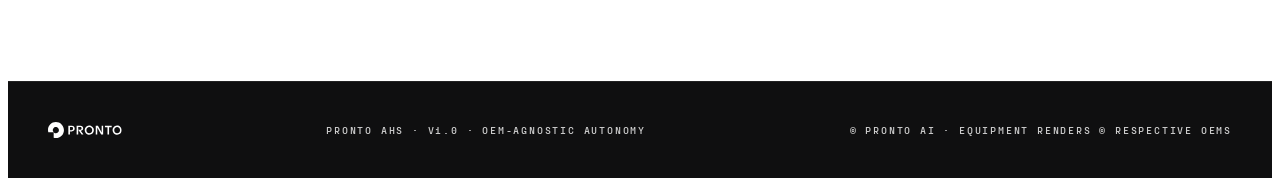
<file: newsroom.html>
<!doctype html>
<html lang="en">
<head>
<meta charset="utf-8" />
<title>Pronto · Newsroom</title>
<meta name="viewport" content="width=device-width, initial-scale=1" />
<link rel="stylesheet" href="project/colors_and_type.css" />
<style>
  :root { --page-x: 40px; }
  html, body { background: var(--pronto-white); }
  body { overflow-x: hidden; }
  a { text-decoration: none; }

  /* Nav */
  .nav {
    position: sticky; top: 0; z-index: 50;
    display: flex; align-items: center; gap: 32px;
    padding: 18px var(--page-x);
    background: var(--pronto-black);
    color: var(--pronto-white);
    border-bottom: 1px solid rgba(255,255,255,0.08);
  }
  .nav .brand { display: flex; align-items: center; gap: 16px; }
  .nav .brand img { height: 18px; width: auto; display: block; }
  .nav .brand .ver {
    font-family: var(--font-mono); font-weight: 700;
    font-size: 9px; letter-spacing: 0.18em; text-transform: uppercase;
    color: var(--n-400); padding-left: 16px; border-left: 1px solid rgba(255,255,255,0.16);
  }
  .nav .links { display: flex; gap: 28px; margin-left: 32px; }
  .nav .links a {
    font-family: var(--font-mono); font-weight: 700;
    font-size: 11px; letter-spacing: 0.16em; text-transform: uppercase;
    color: var(--n-300);
    transition: color var(--dur-quick) var(--ease-pronto);
  }
  .nav .links a:hover { color: var(--pronto-white); }
  .nav .links a.active { color: var(--pronto-white); position: relative; }
  .nav .links a.active::after { content:""; position:absolute; left:0; right:0; bottom:-22px; height:1px; background: var(--pronto-white); }
  .nav .spacer { flex: 1; }
  .nav .cta {
    font-family: var(--font-sans); font-weight: 500; font-size: 13px;
    padding: 10px 16px; background: var(--pronto-white); color: var(--pronto-black);
    transition: opacity var(--dur-quick) var(--ease-pronto);
  }
  .nav .cta:hover { opacity: 0.7; }

  /* Page header */
  .page-head {
    background: var(--pronto-black); color: var(--pronto-white);
    padding: 96px var(--page-x) 80px;
    border-bottom: 1px solid rgba(255,255,255,0.08);
  }
  .page-head .eyebrow {
    font-family: var(--font-mono); font-weight: 700;
    font-size: 11px; letter-spacing: 0.18em; text-transform: uppercase;
    color: var(--n-400); margin-bottom: 24px; display: block;
  }
  .page-head h1 {
    font-family: var(--font-sans); font-weight: 400;
    font-size: clamp(52px, 6vw, 96px); line-height: 0.96; letter-spacing: -0.03em;
    color: var(--pronto-white); margin: 0; text-wrap: balance;
  }
  .page-head .sub {
    font-family: var(--font-body); font-weight: 300;
    font-size: 17px; line-height: 1.45; color: var(--n-300); max-width: 52ch; margin-top: 24px;
  }

  /* Featured strip */
  .featured {
    background: var(--pronto-black); color: var(--pronto-white);
    padding: 72px var(--page-x);
    border-bottom: 1px solid rgba(255,255,255,0.08);
    display: block;
    transition: opacity var(--dur-quick) var(--ease-pronto);
  }
  .featured:hover { opacity: 0.85; }
  .featured .inner {
    display: grid; grid-template-columns: 1.2fr 1fr; gap: 64px; align-items: start;
  }
  .featured .pill {
    display: inline-block;
    font-family: var(--font-mono); font-weight: 700;
    font-size: 10px; letter-spacing: 0.16em; text-transform: uppercase;
    padding: 4px 10px; border: 1px solid rgba(255,255,255,0.3);
    color: var(--pronto-white); margin-bottom: 28px;
  }
  .featured h2 {
    font-family: var(--font-sans); font-weight: 400;
    font-size: clamp(32px, 4vw, 56px); line-height: 0.96; letter-spacing: -0.028em;
    color: var(--pronto-white); margin: 0 0 20px; text-wrap: balance;
  }
  .featured .excerpt {
    font-family: var(--font-body); font-weight: 300;
    font-size: 16px; line-height: 1.5; color: var(--n-300); max-width: 52ch; margin-bottom: 28px;
  }
  .featured .read-link {
    font-family: var(--font-mono); font-weight: 700;
    font-size: 11px; letter-spacing: 0.14em; text-transform: uppercase;
    color: var(--pronto-white); display: inline-flex; align-items: center; gap: 10px;
  }
  .featured .read-link::after {
    content: ""; display: inline-block; width: 14px; height: 1px;
    background: var(--pronto-white); position: relative;
  }
  .featured .meta-stack {
    display: grid; gap: 0; border: 1px solid rgba(255,255,255,0.12);
  }
  .featured .meta-row {
    padding: 18px 20px; border-bottom: 1px solid rgba(255,255,255,0.08);
    display: grid; grid-template-columns: 1fr 1.5fr; gap: 16px; align-items: baseline;
  }
  .featured .meta-row:last-child { border-bottom: 0; }
  .featured .meta-label {
    font-family: var(--font-mono); font-weight: 700;
    font-size: 10px; letter-spacing: 0.16em; text-transform: uppercase; color: var(--n-400);
  }
  .featured .meta-val {
    font-family: var(--font-body); font-weight: 300;
    font-size: 14px; color: var(--n-300);
  }

  /* Category filter bar */
  .cat-tabs {
    display: flex;
    border-top: 1px solid var(--divider);
    border-bottom: 1px solid var(--divider);
  }
  .cat-tabs button {
    flex: 1; padding: 18px 20px;
    border: 0; border-right: 1px solid var(--divider);
    background: var(--surface); cursor: pointer;
    font-family: var(--font-mono); font-weight: 700;
    font-size: 11px; letter-spacing: 0.16em; text-transform: uppercase;
    color: var(--fg-muted);
    transition: background var(--dur-base) var(--ease-pronto), color var(--dur-base) var(--ease-pronto);
    text-align: left;
  }
  .cat-tabs button:last-child { border-right: 0; }
  .cat-tabs button:hover { background: var(--surface-alt); color: var(--fg); }
  .cat-tabs button.active { background: var(--pronto-black); color: var(--pronto-white); }

  /* Article grid */
  .article-section { padding: 0 0 120px; }
  .article-grid {
    display: grid; grid-template-columns: repeat(3, 1fr);
    gap: 1px; background: var(--divider);
    border: 1px solid var(--divider);
  }
  .article-card {
    background: var(--surface); padding: 28px;
    display: grid; grid-template-rows: auto auto auto 1fr auto;
    gap: 12px;
    transition: background var(--dur-quick) var(--ease-pronto);
  }
  .article-card:hover { background: var(--surface-alt); }
  .article-card.is-hidden { display: none; }
  .card-cat {
    font-family: var(--font-mono); font-weight: 700;
    font-size: 10px; letter-spacing: 0.16em; text-transform: uppercase;
    color: var(--fg-muted);
  }
  .card-headline {
    font-family: var(--font-sans); font-weight: 400;
    font-size: 22px; line-height: 1.08; letter-spacing: -0.015em;
    color: var(--fg); text-wrap: balance;
  }
  .card-date {
    font-family: var(--font-mono); font-weight: 700;
    font-size: 10px; letter-spacing: 0.16em; text-transform: uppercase;
    color: var(--fg-muted);
  }
  .card-excerpt {
    font-family: var(--font-body); font-weight: 300;
    font-size: 14px; line-height: 1.5; color: var(--fg-muted);
    display: -webkit-box; -webkit-line-clamp: 2; -webkit-box-orient: vertical; overflow: hidden;
  }
  .card-read {
    font-family: var(--font-mono); font-weight: 700;
    font-size: 10px; letter-spacing: 0.14em; text-transform: uppercase;
    color: var(--fg); display: inline-flex; align-items: center; gap: 8px;
    align-self: end;
  }
  .card-read::after {
    content: ""; display: inline-block; width: 12px; height: 1px; background: var(--fg);
  }

  /* Footer */
  footer { padding: 40px var(--page-x); background: var(--pronto-black); color: var(--n-300); border-top: 1px solid rgba(255,255,255,0.08); }
  footer .row { display: flex; justify-content: space-between; align-items: center; }
  footer .mono { font-family: var(--font-mono); font-weight: 700; font-size: 10px; letter-spacing: 0.18em; text-transform: uppercase; }
  footer img { height: 16px; width: auto; }

  /* Scroll reveal */
  .reveal { opacity: 0; transform: translateY(12px); transition: opacity 800ms var(--ease-pronto), transform 800ms var(--ease-pronto); }
  .reveal.in { opacity: 1; transform: none; }

  @media (max-width: 960px) {
    .nav .links { display: none; }
    .featured .inner { grid-template-columns: 1fr; gap: 40px; }
    .article-grid { grid-template-columns: repeat(2, 1fr); }
    .cat-tabs { flex-wrap: wrap; }
    .cat-tabs button { border-right: 0; border-bottom: 1px solid var(--divider); min-width: 50%; }
  }
  @media (max-width: 600px) {
    .article-grid { grid-template-columns: 1fr; }
  }
</style>
</head>
<body>

<nav class="nav">
  <div class="brand">
    <a href="index.html" style="display:flex;"><img src="assets/pronto_logo_white.svg" alt="Pronto" /></a>
    <span class="ver">AHS · V1.0</span>
  </div>
  <div class="links">
    <a href="index.html#oems">OEMs</a>
    <a href="index.html#stats">Platform</a>
    <a href="index.html#compat">Compatibility</a>
    <a href="#">Customers</a>
    <a href="newsroom.html" class="active">Newsroom</a>
  </div>
  <span class="spacer"></span>
  <a class="cta" href="consultation.html">Schedule a Consultation</a>
</nav>

<header class="page-head reveal">
  <span class="eyebrow">04 · Newsroom</span>
  <h1>From the field.</h1>
  <p class="sub">Deployments, partnerships, and milestones from the frontier of autonomous haulage. Press releases, operations updates, and industry news from Pronto AI.</p>
</header>

<a class="featured reveal" href="newsroom/heidelberg-expansion-2026.html">
  <div class="inner">
    <div>
      <span class="pill">LATEST · APR 30, 2026</span>
      <h2>Pronto Announces Expansion of Autonomous Haulage to Two New Heidelberg Materials Sites</h2>
      <p class="excerpt">Mitchell, Indiana and Servtex, Texas join Lake Bridgeport — 30 autonomous vehicles across three sites in 2026, scaling to 100+ by end of 2028.</p>
      <span class="read-link">Read full story</span>
    </div>
    <div>
      <div class="meta-stack">
        <div class="meta-row">
          <span class="meta-label">Category</span>
          <span class="meta-val">Operations</span>
        </div>
        <div class="meta-row">
          <span class="meta-label">Date</span>
          <span class="meta-val">April 30, 2026</span>
        </div>
        <div class="meta-row">
          <span class="meta-label">Customer</span>
          <span class="meta-val">Heidelberg Materials</span>
        </div>
        <div class="meta-row">
          <span class="meta-label">Sites</span>
          <span class="meta-val">Mitchell, IN · Servtex, TX</span>
        </div>
        <div class="meta-row">
          <span class="meta-label">Fleet scale</span>
          <span class="meta-val">30 vehicles · 2026</span>
        </div>
      </div>
    </div>
  </div>
</a>

<div class="cat-tabs reveal" id="catFilter">
  <button class="active" data-cat="all">All</button>
  <button data-cat="press-release">Press Releases</button>
  <button data-cat="partnerships">Partnerships</button>
  <button data-cat="operations">Operations</button>
</div>

<div class="article-section">
  <div class="article-grid" id="articleGrid">

    <a class="article-card reveal" href="newsroom/mariana-copper-one.html" data-cat="partnerships">
      <span class="card-cat">Partnerships</span>
      <h2 class="card-headline">Mariana Minerals Taps Pronto to Automate Utah's Copper One</h2>
      <span class="card-date">Apr 9, 2026</span>
      <p class="card-excerpt">The world's first autonomous-first mine deploys Pronto AHS Vision integrated with MineOS for end-to-end driverless haulage.</p>
      <span class="card-read">Read more</span>
    </a>

    <a class="article-card reveal" href="newsroom/ahs-editions.html" data-cat="press-release">
      <span class="card-cat">Press Release</span>
      <h2 class="card-headline">Pronto Unveils AHS Editions: The Industry's First Tiered Autonomous Haulage Portfolio</h2>
      <span class="card-date">Feb 5, 2026</span>
      <p class="card-excerpt">Vision, VLR, and VLR 360 — three product lines designed around the physics and economics of every mining environment.</p>
      <span class="card-read">Read more</span>
    </a>

    <a class="article-card reveal" href="newsroom/heidelberg-2mt-milestone.html" data-cat="operations">
      <span class="card-cat">Operations</span>
      <h2 class="card-headline">Pronto AHS Hauls Over 2 Million Tonnes at Heidelberg Materials' Lake Bridgeport</h2>
      <span class="card-date">Jan 15, 2026</span>
      <p class="card-excerpt">North America's first fully autonomous mixed-fleet quarry hit the 2-million-tonne mark in under eight months — with zero autonomy-related incidents.</p>
      <span class="card-read">Read more</span>
    </a>

    <a class="article-card reveal" href="newsroom/komatsu-smart-quarry.html" data-cat="partnerships">
      <span class="card-cat">Partnerships</span>
      <h2 class="card-headline">Komatsu and Pronto Launch Smart Quarry Autonomous for Quarry-Size Trucks</h2>
      <span class="card-date">Aug 7, 2025</span>
      <p class="card-excerpt">Available through Komatsu's dealer network, the system enables operators to retrofit existing fleets or specify autonomy on new equipment.</p>
      <span class="card-read">Read more</span>
    </a>

    <a class="article-card reveal" href="newsroom/safeai-acquisition.html" data-cat="press-release">
      <span class="card-cat">Press Release</span>
      <h2 class="card-headline">Pronto Acquires SafeAI, Expanding Leadership in Off-Road Autonomy</h2>
      <span class="card-date">Jul 15, 2025</span>
      <p class="card-excerpt">The acquisition brings together two OEM-agnostic pioneers, creating the industry's first tiered technology portfolio.</p>
      <span class="card-read">Read more</span>
    </a>

  </div>
</div>

<footer>
  <div class="row">
    <img src="assets/pronto_logo_white.svg" alt="Pronto" />
    <span class="mono">PRONTO AHS · V1.0 · OEM-AGNOSTIC AUTONOMY</span>
    <span class="mono">© Pronto AI · Equipment renders © respective OEMs</span>
  </div>
</footer>

<script>
  const io = new IntersectionObserver((entries) => {
    entries.forEach(e => { if (e.isIntersecting) e.target.classList.add('in'); });
  }, { threshold: 0.08 });
  document.querySelectorAll('.reveal').forEach(el => io.observe(el));

  const filterBar = document.getElementById('catFilter');
  const cards = [...document.querySelectorAll('#articleGrid .article-card')];
  filterBar.addEventListener('click', (e) => {
    const btn = e.target.closest('button');
    if (!btn) return;
    const cat = btn.dataset.cat;
    filterBar.querySelectorAll('button').forEach(b => b.classList.toggle('active', b === btn));
    cards.forEach(c => { c.classList.toggle('is-hidden', cat !== 'all' && c.dataset.cat !== cat); });
  });
</script>
</body>
</html>
</file>
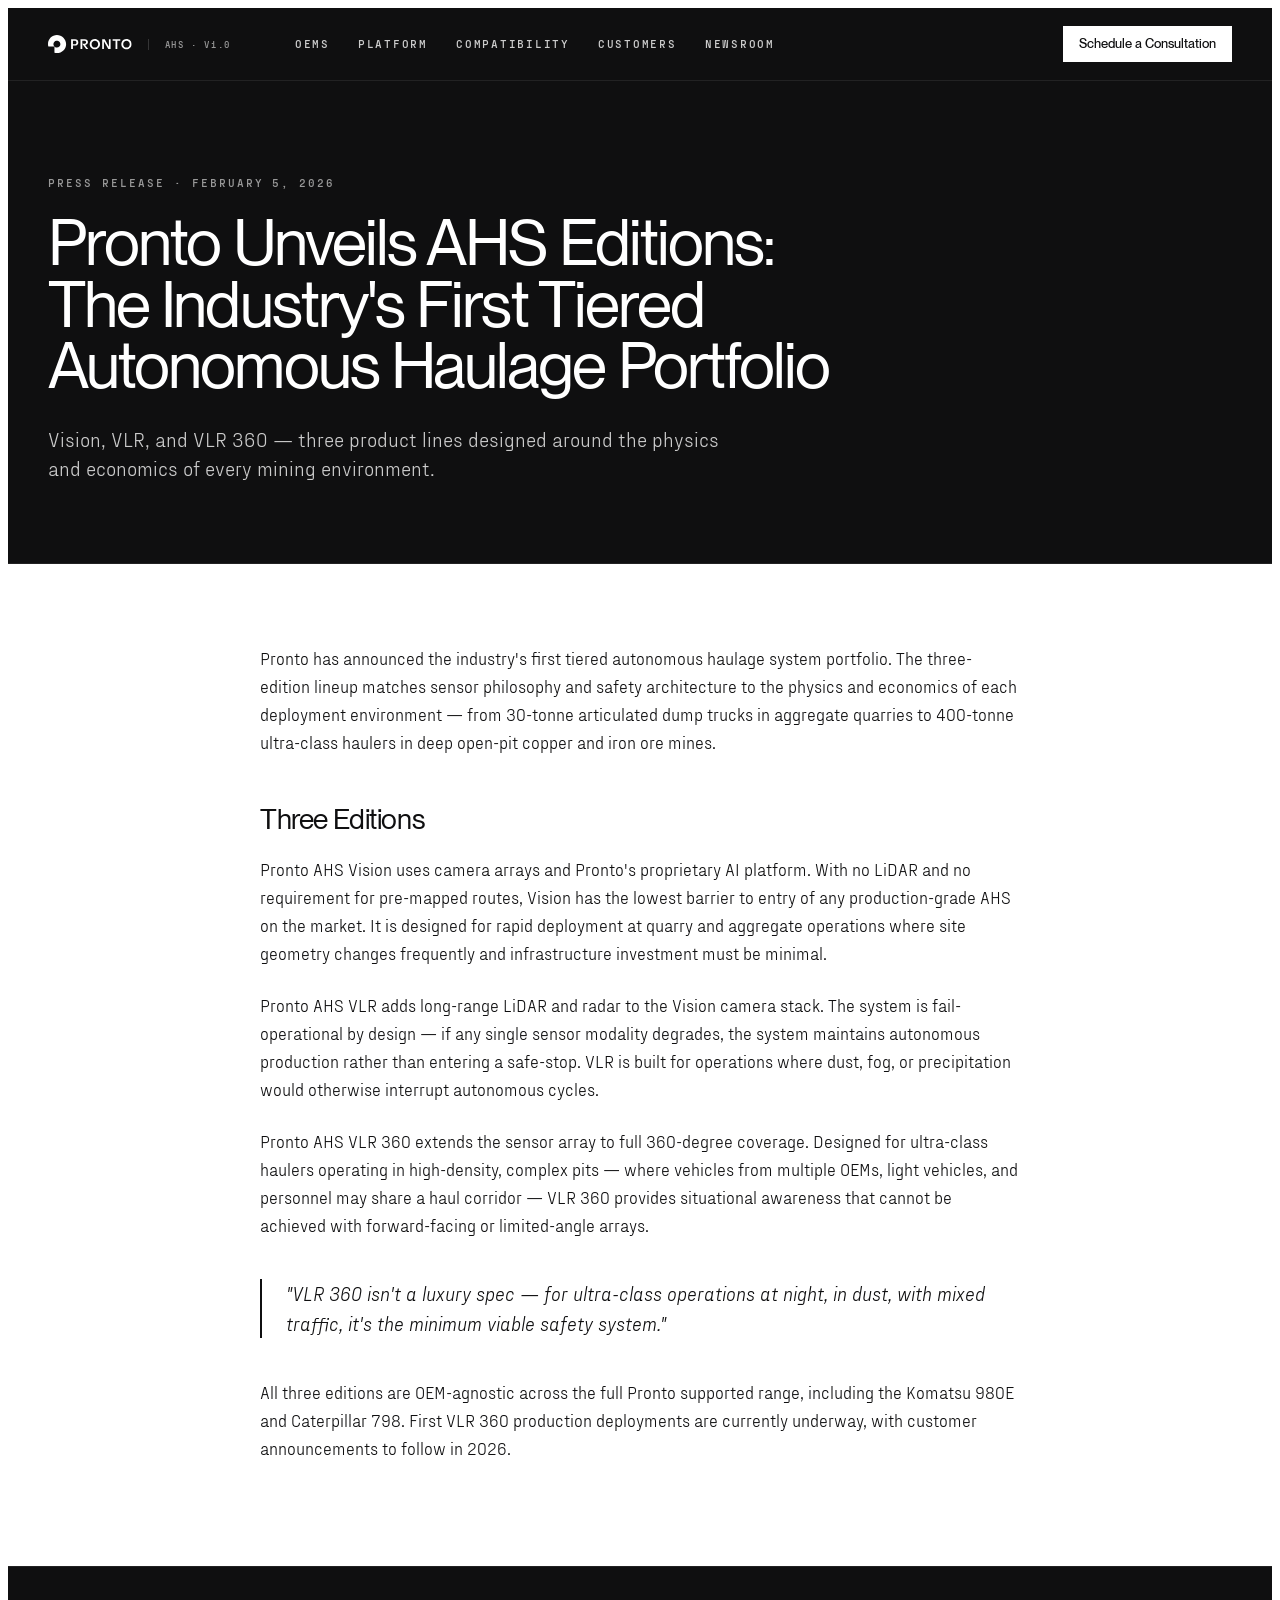
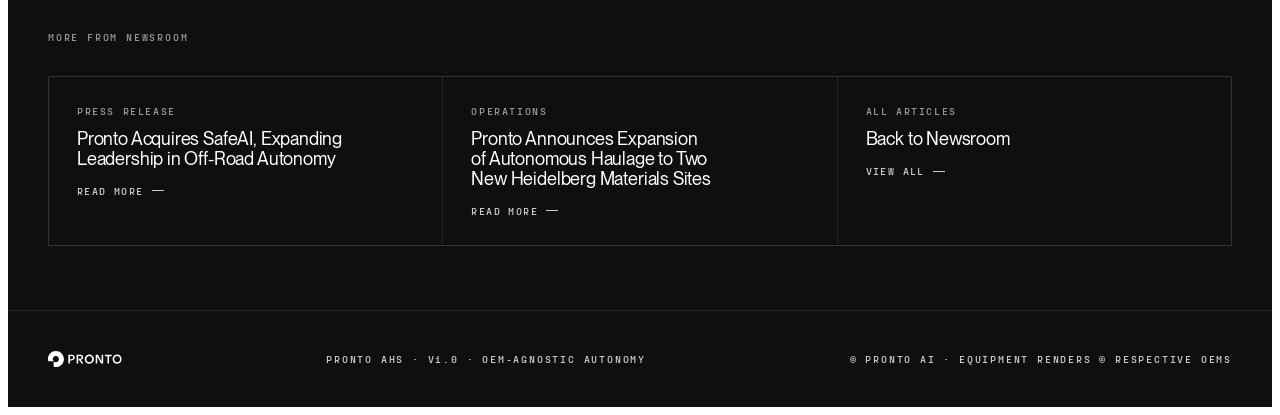
<file: newsroom/ahs-editions.html>
<!doctype html>
<html lang="en">
<head>
<meta charset="utf-8" />
<title>Pronto · Pronto Unveils AHS Editions: The Industry's First Tiered Autonomous Haulage Portfolio</title>
<meta name="viewport" content="width=device-width, initial-scale=1" />
<link rel="stylesheet" href="../project/colors_and_type.css" />
<style>
  :root { --page-x: 40px; }
  html, body { background: var(--pronto-white); }
  body { overflow-x: hidden; }
  a { text-decoration: none; }

  /* Nav */
  .nav {
    position: sticky; top: 0; z-index: 50;
    display: flex; align-items: center; gap: 32px;
    padding: 18px var(--page-x);
    background: var(--pronto-black);
    color: var(--pronto-white);
    border-bottom: 1px solid rgba(255,255,255,0.08);
  }
  .nav .brand { display: flex; align-items: center; gap: 16px; }
  .nav .brand img { height: 18px; width: auto; display: block; }
  .nav .brand .ver {
    font-family: var(--font-mono); font-weight: 700;
    font-size: 9px; letter-spacing: 0.18em; text-transform: uppercase;
    color: var(--n-400); padding-left: 16px; border-left: 1px solid rgba(255,255,255,0.16);
  }
  .nav .links { display: flex; gap: 28px; margin-left: 32px; }
  .nav .links a {
    font-family: var(--font-mono); font-weight: 700;
    font-size: 11px; letter-spacing: 0.16em; text-transform: uppercase;
    color: var(--n-300);
    transition: color var(--dur-quick) var(--ease-pronto);
  }
  .nav .links a:hover { color: var(--pronto-white); }
  .nav .spacer { flex: 1; }
  .nav .cta {
    font-family: var(--font-sans); font-weight: 500; font-size: 13px;
    padding: 10px 16px; background: var(--pronto-white); color: var(--pronto-black);
    transition: opacity var(--dur-quick) var(--ease-pronto);
  }
  .nav .cta:hover { opacity: 0.7; }

  /* Article header */
  .article-head {
    background: var(--pronto-black); color: var(--pronto-white);
    padding: 96px var(--page-x) 80px;
    border-bottom: 1px solid rgba(255,255,255,0.08);
  }
  .article-head .eyebrow {
    font-family: var(--font-mono); font-weight: 700;
    font-size: 11px; letter-spacing: 0.18em; text-transform: uppercase;
    color: var(--n-400); margin-bottom: 24px; display: block;
  }
  .article-head h1 {
    font-family: var(--font-sans); font-weight: 400;
    font-size: clamp(40px, 5vw, 80px); line-height: 0.96; letter-spacing: -0.03em;
    color: var(--pronto-white); margin: 0; text-wrap: balance; max-width: 22ch;
  }
  .article-head .lead {
    font-family: var(--font-body); font-weight: 300;
    font-size: 20px; line-height: 1.45; color: var(--n-300); max-width: 56ch; margin-top: 28px;
  }

  /* Article body */
  .article-body {
    max-width: 760px; margin: 0 auto;
    padding: 80px 40px;
  }
  .article-body p {
    font-family: var(--font-body); font-weight: 300;
    font-size: 17px; line-height: 1.65; color: var(--fg);
    margin: 0 0 24px;
  }
  .article-body h2 {
    font-family: var(--font-sans); font-weight: 400;
    font-size: 28px; line-height: 1.1; letter-spacing: -0.015em;
    color: var(--fg); margin: 48px 0 20px;
  }
  .article-body blockquote {
    border-left: 2px solid var(--pronto-black);
    padding-left: 24px; margin: 40px 0;
  }
  .article-body blockquote p {
    font-family: var(--font-body); font-weight: 300;
    font-size: 19px; line-height: 1.55; color: var(--fg);
    font-style: italic; margin: 0;
  }

  /* More strip */
  .more-strip {
    background: var(--pronto-black); color: var(--pronto-white);
    padding: 64px var(--page-x);
    border-top: 1px solid rgba(255,255,255,0.08);
  }
  .more-strip .more-label {
    font-family: var(--font-mono); font-weight: 700;
    font-size: 10px; letter-spacing: 0.18em; text-transform: uppercase;
    color: var(--n-400); margin-bottom: 32px; display: block;
  }
  .more-grid {
    display: grid; grid-template-columns: repeat(3, 1fr);
    gap: 1px; background: rgba(255,255,255,0.08);
    border: 1px solid rgba(255,255,255,0.08);
  }
  .more-card {
    background: var(--pronto-black); padding: 28px;
    display: grid; gap: 12px; align-content: start;
    transition: background var(--dur-quick) var(--ease-pronto);
  }
  .more-card:hover { background: var(--n-800); }
  .more-card .more-cat {
    font-family: var(--font-mono); font-weight: 700;
    font-size: 10px; letter-spacing: 0.16em; text-transform: uppercase; color: var(--n-400);
  }
  .more-card .more-headline {
    font-family: var(--font-sans); font-weight: 400;
    font-size: 18px; line-height: 1.1; letter-spacing: -0.01em;
    color: var(--pronto-white); text-wrap: balance;
  }
  .more-card .more-read {
    font-family: var(--font-mono); font-weight: 700;
    font-size: 10px; letter-spacing: 0.14em; text-transform: uppercase;
    color: var(--n-300); display: inline-flex; align-items: center; gap: 8px;
    margin-top: 4px;
  }
  .more-card .more-read::after {
    content: ""; display: inline-block; width: 12px; height: 1px; background: var(--n-300);
  }

  /* Footer */
  footer { padding: 40px var(--page-x); background: var(--pronto-black); color: var(--n-300); border-top: 1px solid rgba(255,255,255,0.08); }
  footer .row { display: flex; justify-content: space-between; align-items: center; }
  footer .mono { font-family: var(--font-mono); font-weight: 700; font-size: 10px; letter-spacing: 0.18em; text-transform: uppercase; }
  footer img { height: 16px; width: auto; }

  /* Scroll reveal */
  .reveal { opacity: 0; transform: translateY(12px); transition: opacity 800ms var(--ease-pronto), transform 800ms var(--ease-pronto); }
  .reveal.in { opacity: 1; transform: none; }

  @media (max-width: 900px) {
    .nav .links { display: none; }
    .article-body { padding: 56px var(--page-x); }
    .more-grid { grid-template-columns: 1fr; }
  }
</style>
</head>
<body>

<nav class="nav">
  <div class="brand">
    <a href="../index.html" style="display:flex;"><img src="../assets/pronto_logo_white.svg" alt="Pronto" /></a>
    <span class="ver">AHS · V1.0</span>
  </div>
  <div class="links">
    <a href="../index.html#oems">OEMs</a>
    <a href="../index.html#stats">Platform</a>
    <a href="../index.html#compat">Compatibility</a>
    <a href="#">Customers</a>
    <a href="../newsroom.html">Newsroom</a>
  </div>
  <span class="spacer"></span>
  <a class="cta" href="../consultation.html">Schedule a Consultation</a>
</nav>

<header class="article-head reveal">
  <span class="eyebrow">Press Release · February 5, 2026</span>
  <h1>Pronto Unveils AHS Editions: The Industry's First Tiered Autonomous Haulage Portfolio</h1>
  <p class="lead">Vision, VLR, and VLR 360 — three product lines designed around the physics and economics of every mining environment.</p>
</header>

<div class="article-body reveal">
  <p>Pronto has announced the industry's first tiered autonomous haulage system portfolio. The three-edition lineup matches sensor philosophy and safety architecture to the physics and economics of each deployment environment — from 30-tonne articulated dump trucks in aggregate quarries to 400-tonne ultra-class haulers in deep open-pit copper and iron ore mines.</p>

  <h2>Three Editions</h2>

  <p>Pronto AHS Vision uses camera arrays and Pronto's proprietary AI platform. With no LiDAR and no requirement for pre-mapped routes, Vision has the lowest barrier to entry of any production-grade AHS on the market. It is designed for rapid deployment at quarry and aggregate operations where site geometry changes frequently and infrastructure investment must be minimal.</p>

  <p>Pronto AHS VLR adds long-range LiDAR and radar to the Vision camera stack. The system is fail-operational by design — if any single sensor modality degrades, the system maintains autonomous production rather than entering a safe-stop. VLR is built for operations where dust, fog, or precipitation would otherwise interrupt autonomous cycles.</p>

  <p>Pronto AHS VLR 360 extends the sensor array to full 360-degree coverage. Designed for ultra-class haulers operating in high-density, complex pits — where vehicles from multiple OEMs, light vehicles, and personnel may share a haul corridor — VLR 360 provides situational awareness that cannot be achieved with forward-facing or limited-angle arrays.</p>

  <blockquote>
    <p>"VLR 360 isn't a luxury spec — for ultra-class operations at night, in dust, with mixed traffic, it's the minimum viable safety system."</p>
  </blockquote>

  <p>All three editions are OEM-agnostic across the full Pronto supported range, including the Komatsu 980E and Caterpillar 798. First VLR 360 production deployments are currently underway, with customer announcements to follow in 2026.</p>
</div>

<section class="more-strip reveal">
  <span class="more-label">More from Newsroom</span>
  <div class="more-grid">
    <a class="more-card" href="safeai-acquisition.html">
      <span class="more-cat">Press Release</span>
      <span class="more-headline">Pronto Acquires SafeAI, Expanding Leadership in Off-Road Autonomy</span>
      <span class="more-read">Read more</span>
    </a>
    <a class="more-card" href="heidelberg-expansion-2026.html">
      <span class="more-cat">Operations</span>
      <span class="more-headline">Pronto Announces Expansion of Autonomous Haulage to Two New Heidelberg Materials Sites</span>
      <span class="more-read">Read more</span>
    </a>
    <a class="more-card" href="../newsroom.html">
      <span class="more-cat">All Articles</span>
      <span class="more-headline">Back to Newsroom</span>
      <span class="more-read">View all</span>
    </a>
  </div>
</section>

<footer>
  <div class="row">
    <img src="../assets/pronto_logo_white.svg" alt="Pronto" />
    <span class="mono">PRONTO AHS · V1.0 · OEM-AGNOSTIC AUTONOMY</span>
    <span class="mono">© Pronto AI · Equipment renders © respective OEMs</span>
  </div>
</footer>

<script>
  const io = new IntersectionObserver((entries) => {
    entries.forEach(e => { if (e.isIntersecting) e.target.classList.add('in'); });
  }, { threshold: 0.08 });
  document.querySelectorAll('.reveal').forEach(el => io.observe(el));
</script>
</body>
</html>
</file>
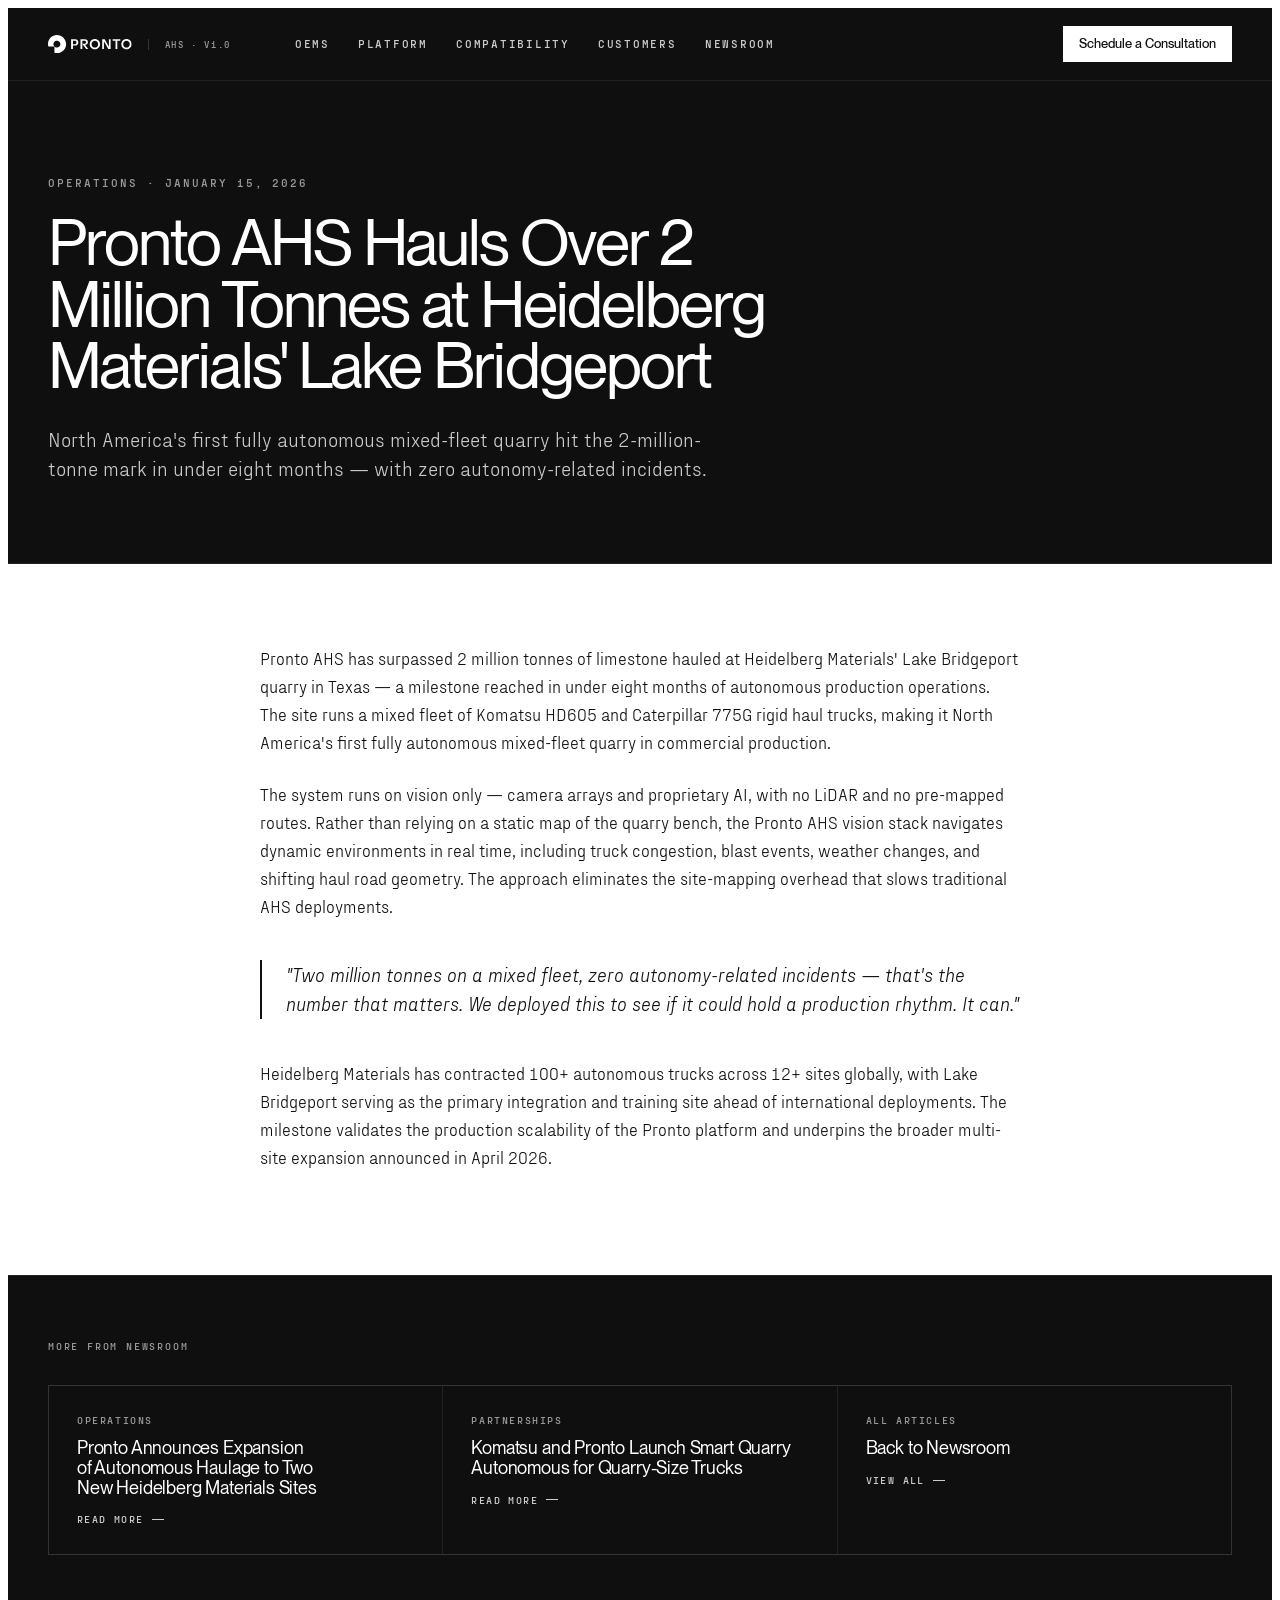
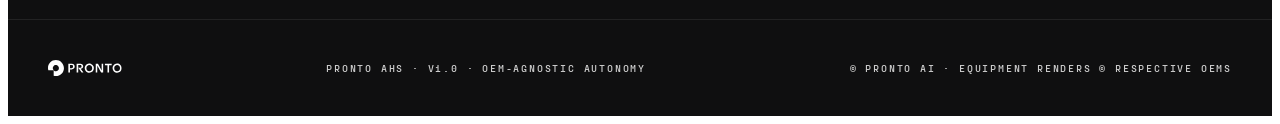
<file: newsroom/heidelberg-2mt-milestone.html>
<!doctype html>
<html lang="en">
<head>
<meta charset="utf-8" />
<title>Pronto · Pronto AHS Hauls Over 2 Million Tonnes at Heidelberg Materials' Lake Bridgeport</title>
<meta name="viewport" content="width=device-width, initial-scale=1" />
<link rel="stylesheet" href="../project/colors_and_type.css" />
<style>
  :root { --page-x: 40px; }
  html, body { background: var(--pronto-white); }
  body { overflow-x: hidden; }
  a { text-decoration: none; }

  /* Nav */
  .nav {
    position: sticky; top: 0; z-index: 50;
    display: flex; align-items: center; gap: 32px;
    padding: 18px var(--page-x);
    background: var(--pronto-black);
    color: var(--pronto-white);
    border-bottom: 1px solid rgba(255,255,255,0.08);
  }
  .nav .brand { display: flex; align-items: center; gap: 16px; }
  .nav .brand img { height: 18px; width: auto; display: block; }
  .nav .brand .ver {
    font-family: var(--font-mono); font-weight: 700;
    font-size: 9px; letter-spacing: 0.18em; text-transform: uppercase;
    color: var(--n-400); padding-left: 16px; border-left: 1px solid rgba(255,255,255,0.16);
  }
  .nav .links { display: flex; gap: 28px; margin-left: 32px; }
  .nav .links a {
    font-family: var(--font-mono); font-weight: 700;
    font-size: 11px; letter-spacing: 0.16em; text-transform: uppercase;
    color: var(--n-300);
    transition: color var(--dur-quick) var(--ease-pronto);
  }
  .nav .links a:hover { color: var(--pronto-white); }
  .nav .spacer { flex: 1; }
  .nav .cta {
    font-family: var(--font-sans); font-weight: 500; font-size: 13px;
    padding: 10px 16px; background: var(--pronto-white); color: var(--pronto-black);
    transition: opacity var(--dur-quick) var(--ease-pronto);
  }
  .nav .cta:hover { opacity: 0.7; }

  /* Article header */
  .article-head {
    background: var(--pronto-black); color: var(--pronto-white);
    padding: 96px var(--page-x) 80px;
    border-bottom: 1px solid rgba(255,255,255,0.08);
  }
  .article-head .eyebrow {
    font-family: var(--font-mono); font-weight: 700;
    font-size: 11px; letter-spacing: 0.18em; text-transform: uppercase;
    color: var(--n-400); margin-bottom: 24px; display: block;
  }
  .article-head h1 {
    font-family: var(--font-sans); font-weight: 400;
    font-size: clamp(40px, 5vw, 80px); line-height: 0.96; letter-spacing: -0.03em;
    color: var(--pronto-white); margin: 0; text-wrap: balance; max-width: 22ch;
  }
  .article-head .lead {
    font-family: var(--font-body); font-weight: 300;
    font-size: 20px; line-height: 1.45; color: var(--n-300); max-width: 56ch; margin-top: 28px;
  }

  /* Article body */
  .article-body {
    max-width: 760px; margin: 0 auto;
    padding: 80px 40px;
  }
  .article-body p {
    font-family: var(--font-body); font-weight: 300;
    font-size: 17px; line-height: 1.65; color: var(--fg);
    margin: 0 0 24px;
  }
  .article-body h2 {
    font-family: var(--font-sans); font-weight: 400;
    font-size: 28px; line-height: 1.1; letter-spacing: -0.015em;
    color: var(--fg); margin: 48px 0 20px;
  }
  .article-body blockquote {
    border-left: 2px solid var(--pronto-black);
    padding-left: 24px; margin: 40px 0;
  }
  .article-body blockquote p {
    font-family: var(--font-body); font-weight: 300;
    font-size: 19px; line-height: 1.55; color: var(--fg);
    font-style: italic; margin: 0;
  }

  /* More strip */
  .more-strip {
    background: var(--pronto-black); color: var(--pronto-white);
    padding: 64px var(--page-x);
    border-top: 1px solid rgba(255,255,255,0.08);
  }
  .more-strip .more-label {
    font-family: var(--font-mono); font-weight: 700;
    font-size: 10px; letter-spacing: 0.18em; text-transform: uppercase;
    color: var(--n-400); margin-bottom: 32px; display: block;
  }
  .more-grid {
    display: grid; grid-template-columns: repeat(3, 1fr);
    gap: 1px; background: rgba(255,255,255,0.08);
    border: 1px solid rgba(255,255,255,0.08);
  }
  .more-card {
    background: var(--pronto-black); padding: 28px;
    display: grid; gap: 12px; align-content: start;
    transition: background var(--dur-quick) var(--ease-pronto);
  }
  .more-card:hover { background: var(--n-800); }
  .more-card .more-cat {
    font-family: var(--font-mono); font-weight: 700;
    font-size: 10px; letter-spacing: 0.16em; text-transform: uppercase; color: var(--n-400);
  }
  .more-card .more-headline {
    font-family: var(--font-sans); font-weight: 400;
    font-size: 18px; line-height: 1.1; letter-spacing: -0.01em;
    color: var(--pronto-white); text-wrap: balance;
  }
  .more-card .more-read {
    font-family: var(--font-mono); font-weight: 700;
    font-size: 10px; letter-spacing: 0.14em; text-transform: uppercase;
    color: var(--n-300); display: inline-flex; align-items: center; gap: 8px;
    margin-top: 4px;
  }
  .more-card .more-read::after {
    content: ""; display: inline-block; width: 12px; height: 1px; background: var(--n-300);
  }

  /* Footer */
  footer { padding: 40px var(--page-x); background: var(--pronto-black); color: var(--n-300); border-top: 1px solid rgba(255,255,255,0.08); }
  footer .row { display: flex; justify-content: space-between; align-items: center; }
  footer .mono { font-family: var(--font-mono); font-weight: 700; font-size: 10px; letter-spacing: 0.18em; text-transform: uppercase; }
  footer img { height: 16px; width: auto; }

  /* Scroll reveal */
  .reveal { opacity: 0; transform: translateY(12px); transition: opacity 800ms var(--ease-pronto), transform 800ms var(--ease-pronto); }
  .reveal.in { opacity: 1; transform: none; }

  @media (max-width: 900px) {
    .nav .links { display: none; }
    .article-body { padding: 56px var(--page-x); }
    .more-grid { grid-template-columns: 1fr; }
  }
</style>
</head>
<body>

<nav class="nav">
  <div class="brand">
    <a href="../index.html" style="display:flex;"><img src="../assets/pronto_logo_white.svg" alt="Pronto" /></a>
    <span class="ver">AHS · V1.0</span>
  </div>
  <div class="links">
    <a href="../index.html#oems">OEMs</a>
    <a href="../index.html#stats">Platform</a>
    <a href="../index.html#compat">Compatibility</a>
    <a href="#">Customers</a>
    <a href="../newsroom.html">Newsroom</a>
  </div>
  <span class="spacer"></span>
  <a class="cta" href="../consultation.html">Schedule a Consultation</a>
</nav>

<header class="article-head reveal">
  <span class="eyebrow">Operations · January 15, 2026</span>
  <h1>Pronto AHS Hauls Over 2 Million Tonnes at Heidelberg Materials' Lake Bridgeport</h1>
  <p class="lead">North America's first fully autonomous mixed-fleet quarry hit the 2-million-tonne mark in under eight months — with zero autonomy-related incidents.</p>
</header>

<div class="article-body reveal">
  <p>Pronto AHS has surpassed 2 million tonnes of limestone hauled at Heidelberg Materials' Lake Bridgeport quarry in Texas — a milestone reached in under eight months of autonomous production operations. The site runs a mixed fleet of Komatsu HD605 and Caterpillar 775G rigid haul trucks, making it North America's first fully autonomous mixed-fleet quarry in commercial production.</p>

  <p>The system runs on vision only — camera arrays and proprietary AI, with no LiDAR and no pre-mapped routes. Rather than relying on a static map of the quarry bench, the Pronto AHS vision stack navigates dynamic environments in real time, including truck congestion, blast events, weather changes, and shifting haul road geometry. The approach eliminates the site-mapping overhead that slows traditional AHS deployments.</p>

  <blockquote>
    <p>"Two million tonnes on a mixed fleet, zero autonomy-related incidents — that's the number that matters. We deployed this to see if it could hold a production rhythm. It can."</p>
  </blockquote>

  <p>Heidelberg Materials has contracted 100+ autonomous trucks across 12+ sites globally, with Lake Bridgeport serving as the primary integration and training site ahead of international deployments. The milestone validates the production scalability of the Pronto platform and underpins the broader multi-site expansion announced in April 2026.</p>
</div>

<section class="more-strip reveal">
  <span class="more-label">More from Newsroom</span>
  <div class="more-grid">
    <a class="more-card" href="heidelberg-expansion-2026.html">
      <span class="more-cat">Operations</span>
      <span class="more-headline">Pronto Announces Expansion of Autonomous Haulage to Two New Heidelberg Materials Sites</span>
      <span class="more-read">Read more</span>
    </a>
    <a class="more-card" href="komatsu-smart-quarry.html">
      <span class="more-cat">Partnerships</span>
      <span class="more-headline">Komatsu and Pronto Launch Smart Quarry Autonomous for Quarry-Size Trucks</span>
      <span class="more-read">Read more</span>
    </a>
    <a class="more-card" href="../newsroom.html">
      <span class="more-cat">All Articles</span>
      <span class="more-headline">Back to Newsroom</span>
      <span class="more-read">View all</span>
    </a>
  </div>
</section>

<footer>
  <div class="row">
    <img src="../assets/pronto_logo_white.svg" alt="Pronto" />
    <span class="mono">PRONTO AHS · V1.0 · OEM-AGNOSTIC AUTONOMY</span>
    <span class="mono">© Pronto AI · Equipment renders © respective OEMs</span>
  </div>
</footer>

<script>
  const io = new IntersectionObserver((entries) => {
    entries.forEach(e => { if (e.isIntersecting) e.target.classList.add('in'); });
  }, { threshold: 0.08 });
  document.querySelectorAll('.reveal').forEach(el => io.observe(el));
</script>
</body>
</html>
</file>
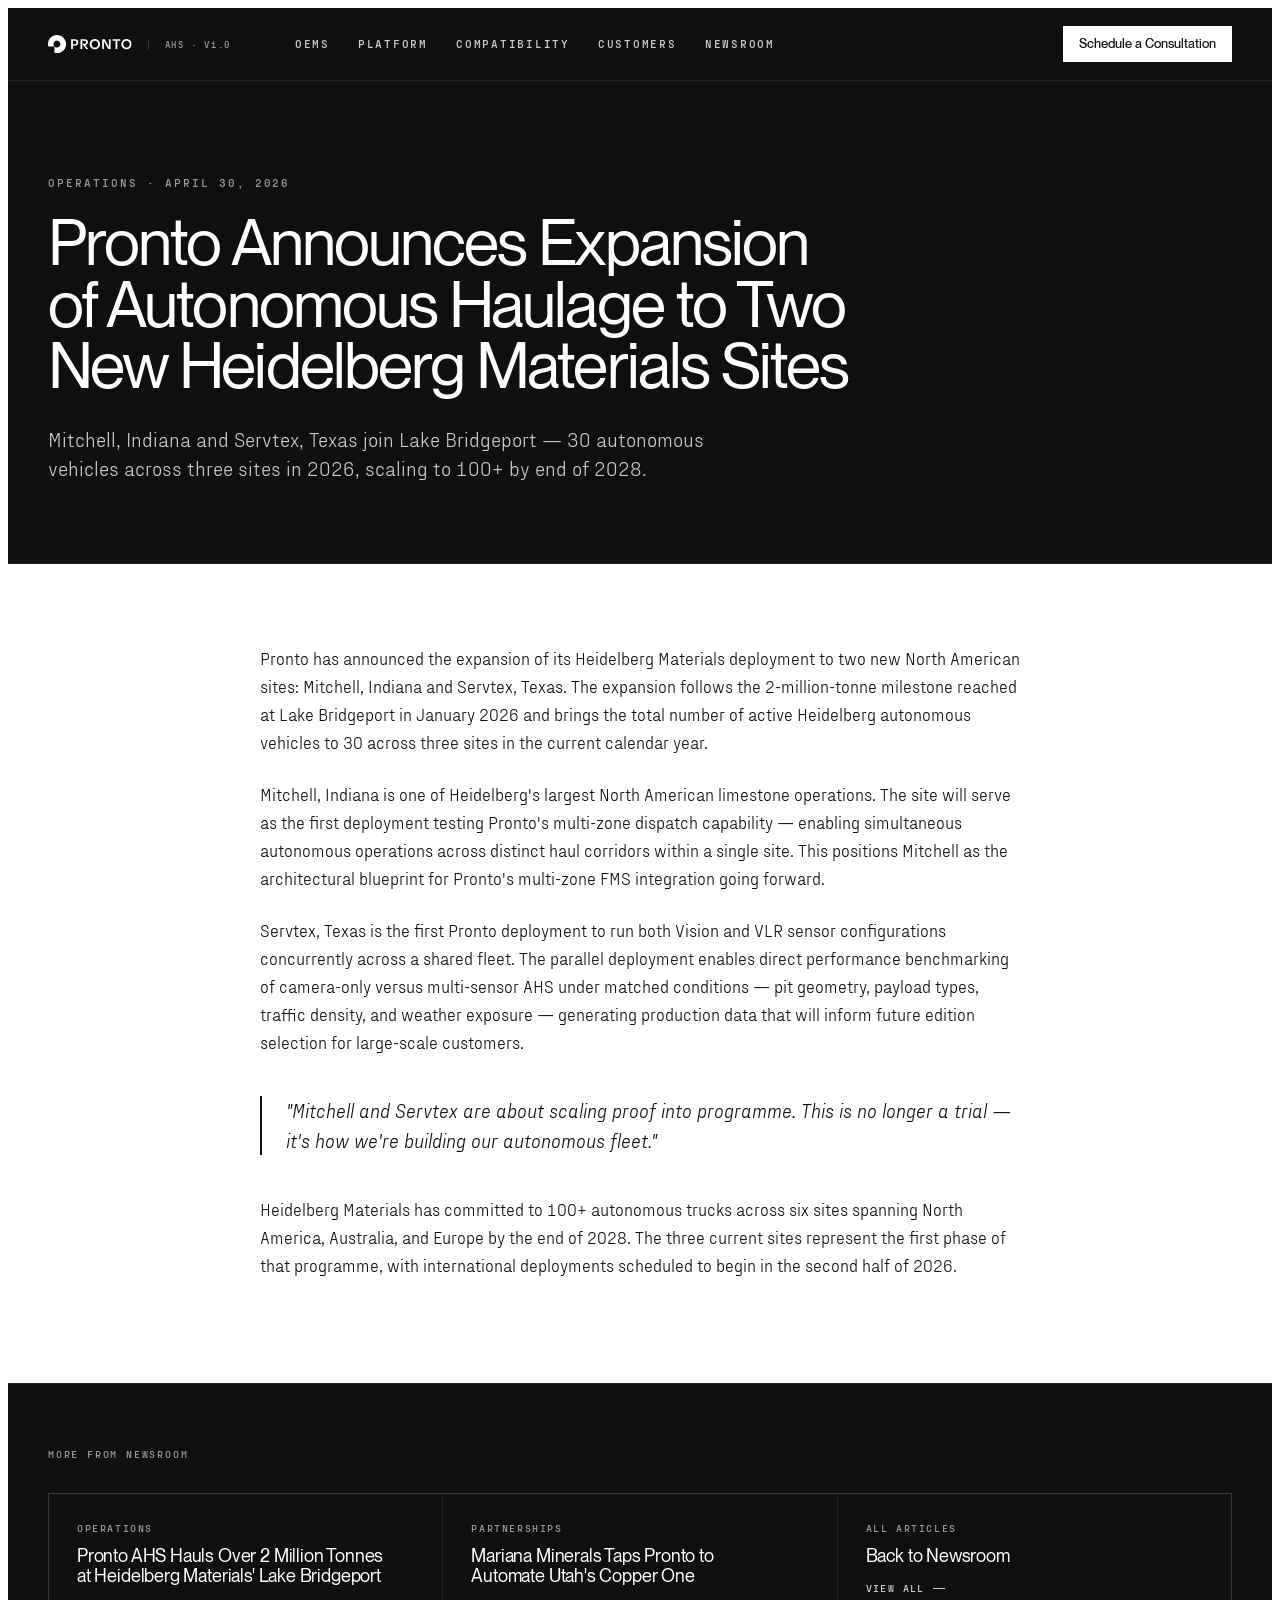
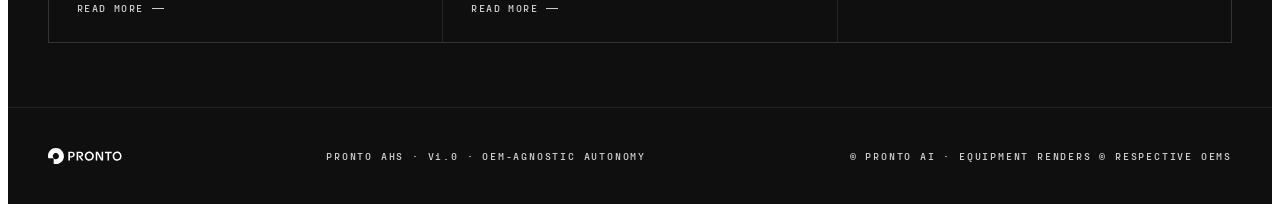
<file: newsroom/heidelberg-expansion-2026.html>
<!doctype html>
<html lang="en">
<head>
<meta charset="utf-8" />
<title>Pronto · Pronto Announces Expansion of Autonomous Haulage to Two New Heidelberg Materials Sites</title>
<meta name="viewport" content="width=device-width, initial-scale=1" />
<link rel="stylesheet" href="../project/colors_and_type.css" />
<style>
  :root { --page-x: 40px; }
  html, body { background: var(--pronto-white); }
  body { overflow-x: hidden; }
  a { text-decoration: none; }

  /* Nav */
  .nav {
    position: sticky; top: 0; z-index: 50;
    display: flex; align-items: center; gap: 32px;
    padding: 18px var(--page-x);
    background: var(--pronto-black);
    color: var(--pronto-white);
    border-bottom: 1px solid rgba(255,255,255,0.08);
  }
  .nav .brand { display: flex; align-items: center; gap: 16px; }
  .nav .brand img { height: 18px; width: auto; display: block; }
  .nav .brand .ver {
    font-family: var(--font-mono); font-weight: 700;
    font-size: 9px; letter-spacing: 0.18em; text-transform: uppercase;
    color: var(--n-400); padding-left: 16px; border-left: 1px solid rgba(255,255,255,0.16);
  }
  .nav .links { display: flex; gap: 28px; margin-left: 32px; }
  .nav .links a {
    font-family: var(--font-mono); font-weight: 700;
    font-size: 11px; letter-spacing: 0.16em; text-transform: uppercase;
    color: var(--n-300);
    transition: color var(--dur-quick) var(--ease-pronto);
  }
  .nav .links a:hover { color: var(--pronto-white); }
  .nav .spacer { flex: 1; }
  .nav .cta {
    font-family: var(--font-sans); font-weight: 500; font-size: 13px;
    padding: 10px 16px; background: var(--pronto-white); color: var(--pronto-black);
    transition: opacity var(--dur-quick) var(--ease-pronto);
  }
  .nav .cta:hover { opacity: 0.7; }

  /* Article header */
  .article-head {
    background: var(--pronto-black); color: var(--pronto-white);
    padding: 96px var(--page-x) 80px;
    border-bottom: 1px solid rgba(255,255,255,0.08);
  }
  .article-head .eyebrow {
    font-family: var(--font-mono); font-weight: 700;
    font-size: 11px; letter-spacing: 0.18em; text-transform: uppercase;
    color: var(--n-400); margin-bottom: 24px; display: block;
  }
  .article-head h1 {
    font-family: var(--font-sans); font-weight: 400;
    font-size: clamp(40px, 5vw, 80px); line-height: 0.96; letter-spacing: -0.03em;
    color: var(--pronto-white); margin: 0; text-wrap: balance; max-width: 22ch;
  }
  .article-head .lead {
    font-family: var(--font-body); font-weight: 300;
    font-size: 20px; line-height: 1.45; color: var(--n-300); max-width: 56ch; margin-top: 28px;
  }

  /* Article body */
  .article-body {
    max-width: 760px; margin: 0 auto;
    padding: 80px 40px;
  }
  .article-body p {
    font-family: var(--font-body); font-weight: 300;
    font-size: 17px; line-height: 1.65; color: var(--fg);
    margin: 0 0 24px;
  }
  .article-body h2 {
    font-family: var(--font-sans); font-weight: 400;
    font-size: 28px; line-height: 1.1; letter-spacing: -0.015em;
    color: var(--fg); margin: 48px 0 20px;
  }
  .article-body blockquote {
    border-left: 2px solid var(--pronto-black);
    padding-left: 24px; margin: 40px 0;
  }
  .article-body blockquote p {
    font-family: var(--font-body); font-weight: 300;
    font-size: 19px; line-height: 1.55; color: var(--fg);
    font-style: italic; margin: 0;
  }

  /* More strip */
  .more-strip {
    background: var(--pronto-black); color: var(--pronto-white);
    padding: 64px var(--page-x);
    border-top: 1px solid rgba(255,255,255,0.08);
  }
  .more-strip .more-label {
    font-family: var(--font-mono); font-weight: 700;
    font-size: 10px; letter-spacing: 0.18em; text-transform: uppercase;
    color: var(--n-400); margin-bottom: 32px; display: block;
  }
  .more-grid {
    display: grid; grid-template-columns: repeat(3, 1fr);
    gap: 1px; background: rgba(255,255,255,0.08);
    border: 1px solid rgba(255,255,255,0.08);
  }
  .more-card {
    background: var(--pronto-black); padding: 28px;
    display: grid; gap: 12px; align-content: start;
    transition: background var(--dur-quick) var(--ease-pronto);
  }
  .more-card:hover { background: var(--n-800); }
  .more-card .more-cat {
    font-family: var(--font-mono); font-weight: 700;
    font-size: 10px; letter-spacing: 0.16em; text-transform: uppercase; color: var(--n-400);
  }
  .more-card .more-headline {
    font-family: var(--font-sans); font-weight: 400;
    font-size: 18px; line-height: 1.1; letter-spacing: -0.01em;
    color: var(--pronto-white); text-wrap: balance;
  }
  .more-card .more-read {
    font-family: var(--font-mono); font-weight: 700;
    font-size: 10px; letter-spacing: 0.14em; text-transform: uppercase;
    color: var(--n-300); display: inline-flex; align-items: center; gap: 8px;
    margin-top: 4px;
  }
  .more-card .more-read::after {
    content: ""; display: inline-block; width: 12px; height: 1px; background: var(--n-300);
  }

  /* Footer */
  footer { padding: 40px var(--page-x); background: var(--pronto-black); color: var(--n-300); border-top: 1px solid rgba(255,255,255,0.08); }
  footer .row { display: flex; justify-content: space-between; align-items: center; }
  footer .mono { font-family: var(--font-mono); font-weight: 700; font-size: 10px; letter-spacing: 0.18em; text-transform: uppercase; }
  footer img { height: 16px; width: auto; }

  /* Scroll reveal */
  .reveal { opacity: 0; transform: translateY(12px); transition: opacity 800ms var(--ease-pronto), transform 800ms var(--ease-pronto); }
  .reveal.in { opacity: 1; transform: none; }

  @media (max-width: 900px) {
    .nav .links { display: none; }
    .article-body { padding: 56px var(--page-x); }
    .more-grid { grid-template-columns: 1fr; }
  }
</style>
</head>
<body>

<nav class="nav">
  <div class="brand">
    <a href="../index.html" style="display:flex;"><img src="../assets/pronto_logo_white.svg" alt="Pronto" /></a>
    <span class="ver">AHS · V1.0</span>
  </div>
  <div class="links">
    <a href="../index.html#oems">OEMs</a>
    <a href="../index.html#stats">Platform</a>
    <a href="../index.html#compat">Compatibility</a>
    <a href="#">Customers</a>
    <a href="../newsroom.html">Newsroom</a>
  </div>
  <span class="spacer"></span>
  <a class="cta" href="../consultation.html">Schedule a Consultation</a>
</nav>

<header class="article-head reveal">
  <span class="eyebrow">Operations · April 30, 2026</span>
  <h1>Pronto Announces Expansion of Autonomous Haulage to Two New Heidelberg Materials Sites</h1>
  <p class="lead">Mitchell, Indiana and Servtex, Texas join Lake Bridgeport — 30 autonomous vehicles across three sites in 2026, scaling to 100+ by end of 2028.</p>
</header>

<div class="article-body reveal">
  <p>Pronto has announced the expansion of its Heidelberg Materials deployment to two new North American sites: Mitchell, Indiana and Servtex, Texas. The expansion follows the 2-million-tonne milestone reached at Lake Bridgeport in January 2026 and brings the total number of active Heidelberg autonomous vehicles to 30 across three sites in the current calendar year.</p>

  <p>Mitchell, Indiana is one of Heidelberg's largest North American limestone operations. The site will serve as the first deployment testing Pronto's multi-zone dispatch capability — enabling simultaneous autonomous operations across distinct haul corridors within a single site. This positions Mitchell as the architectural blueprint for Pronto's multi-zone FMS integration going forward.</p>

  <p>Servtex, Texas is the first Pronto deployment to run both Vision and VLR sensor configurations concurrently across a shared fleet. The parallel deployment enables direct performance benchmarking of camera-only versus multi-sensor AHS under matched conditions — pit geometry, payload types, traffic density, and weather exposure — generating production data that will inform future edition selection for large-scale customers.</p>

  <blockquote>
    <p>"Mitchell and Servtex are about scaling proof into programme. This is no longer a trial — it's how we're building our autonomous fleet."</p>
  </blockquote>

  <p>Heidelberg Materials has committed to 100+ autonomous trucks across six sites spanning North America, Australia, and Europe by the end of 2028. The three current sites represent the first phase of that programme, with international deployments scheduled to begin in the second half of 2026.</p>
</div>

<section class="more-strip reveal">
  <span class="more-label">More from Newsroom</span>
  <div class="more-grid">
    <a class="more-card" href="heidelberg-2mt-milestone.html">
      <span class="more-cat">Operations</span>
      <span class="more-headline">Pronto AHS Hauls Over 2 Million Tonnes at Heidelberg Materials' Lake Bridgeport</span>
      <span class="more-read">Read more</span>
    </a>
    <a class="more-card" href="mariana-copper-one.html">
      <span class="more-cat">Partnerships</span>
      <span class="more-headline">Mariana Minerals Taps Pronto to Automate Utah's Copper One</span>
      <span class="more-read">Read more</span>
    </a>
    <a class="more-card" href="../newsroom.html">
      <span class="more-cat">All Articles</span>
      <span class="more-headline">Back to Newsroom</span>
      <span class="more-read">View all</span>
    </a>
  </div>
</section>

<footer>
  <div class="row">
    <img src="../assets/pronto_logo_white.svg" alt="Pronto" />
    <span class="mono">PRONTO AHS · V1.0 · OEM-AGNOSTIC AUTONOMY</span>
    <span class="mono">© Pronto AI · Equipment renders © respective OEMs</span>
  </div>
</footer>

<script>
  const io = new IntersectionObserver((entries) => {
    entries.forEach(e => { if (e.isIntersecting) e.target.classList.add('in'); });
  }, { threshold: 0.08 });
  document.querySelectorAll('.reveal').forEach(el => io.observe(el));
</script>
</body>
</html>
</file>
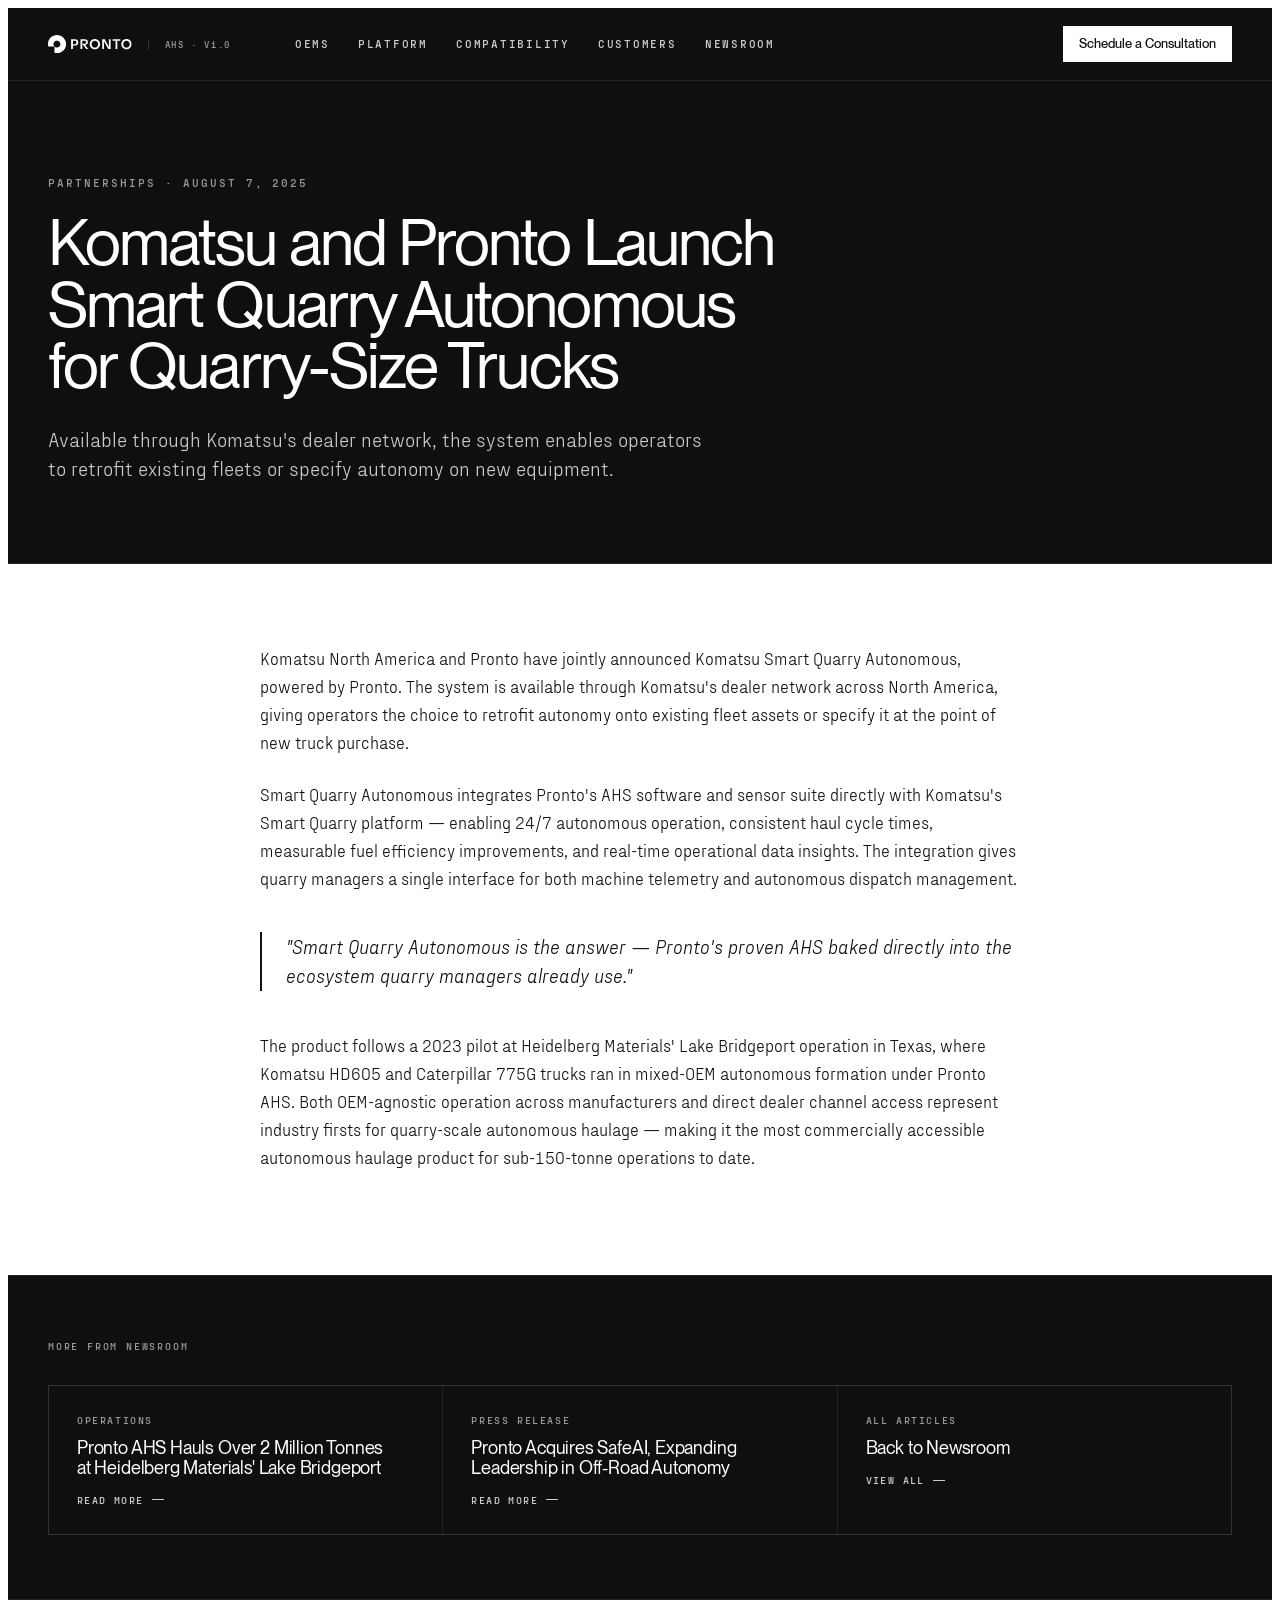
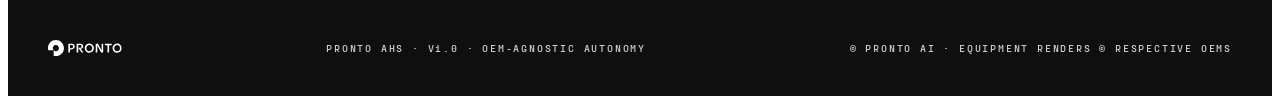
<file: newsroom/komatsu-smart-quarry.html>
<!doctype html>
<html lang="en">
<head>
<meta charset="utf-8" />
<title>Pronto · Komatsu and Pronto Launch Smart Quarry Autonomous for Quarry-Size Trucks</title>
<meta name="viewport" content="width=device-width, initial-scale=1" />
<link rel="stylesheet" href="../project/colors_and_type.css" />
<style>
  :root { --page-x: 40px; }
  html, body { background: var(--pronto-white); }
  body { overflow-x: hidden; }
  a { text-decoration: none; }

  /* Nav */
  .nav {
    position: sticky; top: 0; z-index: 50;
    display: flex; align-items: center; gap: 32px;
    padding: 18px var(--page-x);
    background: var(--pronto-black);
    color: var(--pronto-white);
    border-bottom: 1px solid rgba(255,255,255,0.08);
  }
  .nav .brand { display: flex; align-items: center; gap: 16px; }
  .nav .brand img { height: 18px; width: auto; display: block; }
  .nav .brand .ver {
    font-family: var(--font-mono); font-weight: 700;
    font-size: 9px; letter-spacing: 0.18em; text-transform: uppercase;
    color: var(--n-400); padding-left: 16px; border-left: 1px solid rgba(255,255,255,0.16);
  }
  .nav .links { display: flex; gap: 28px; margin-left: 32px; }
  .nav .links a {
    font-family: var(--font-mono); font-weight: 700;
    font-size: 11px; letter-spacing: 0.16em; text-transform: uppercase;
    color: var(--n-300);
    transition: color var(--dur-quick) var(--ease-pronto);
  }
  .nav .links a:hover { color: var(--pronto-white); }
  .nav .spacer { flex: 1; }
  .nav .cta {
    font-family: var(--font-sans); font-weight: 500; font-size: 13px;
    padding: 10px 16px; background: var(--pronto-white); color: var(--pronto-black);
    transition: opacity var(--dur-quick) var(--ease-pronto);
  }
  .nav .cta:hover { opacity: 0.7; }

  /* Article header */
  .article-head {
    background: var(--pronto-black); color: var(--pronto-white);
    padding: 96px var(--page-x) 80px;
    border-bottom: 1px solid rgba(255,255,255,0.08);
  }
  .article-head .eyebrow {
    font-family: var(--font-mono); font-weight: 700;
    font-size: 11px; letter-spacing: 0.18em; text-transform: uppercase;
    color: var(--n-400); margin-bottom: 24px; display: block;
  }
  .article-head h1 {
    font-family: var(--font-sans); font-weight: 400;
    font-size: clamp(40px, 5vw, 80px); line-height: 0.96; letter-spacing: -0.03em;
    color: var(--pronto-white); margin: 0; text-wrap: balance; max-width: 22ch;
  }
  .article-head .lead {
    font-family: var(--font-body); font-weight: 300;
    font-size: 20px; line-height: 1.45; color: var(--n-300); max-width: 56ch; margin-top: 28px;
  }

  /* Article body */
  .article-body {
    max-width: 760px; margin: 0 auto;
    padding: 80px 40px;
  }
  .article-body p {
    font-family: var(--font-body); font-weight: 300;
    font-size: 17px; line-height: 1.65; color: var(--fg);
    margin: 0 0 24px;
  }
  .article-body h2 {
    font-family: var(--font-sans); font-weight: 400;
    font-size: 28px; line-height: 1.1; letter-spacing: -0.015em;
    color: var(--fg); margin: 48px 0 20px;
  }
  .article-body blockquote {
    border-left: 2px solid var(--pronto-black);
    padding-left: 24px; margin: 40px 0;
  }
  .article-body blockquote p {
    font-family: var(--font-body); font-weight: 300;
    font-size: 19px; line-height: 1.55; color: var(--fg);
    font-style: italic; margin: 0;
  }

  /* More strip */
  .more-strip {
    background: var(--pronto-black); color: var(--pronto-white);
    padding: 64px var(--page-x);
    border-top: 1px solid rgba(255,255,255,0.08);
  }
  .more-strip .more-label {
    font-family: var(--font-mono); font-weight: 700;
    font-size: 10px; letter-spacing: 0.18em; text-transform: uppercase;
    color: var(--n-400); margin-bottom: 32px; display: block;
  }
  .more-grid {
    display: grid; grid-template-columns: repeat(3, 1fr);
    gap: 1px; background: rgba(255,255,255,0.08);
    border: 1px solid rgba(255,255,255,0.08);
  }
  .more-card {
    background: var(--pronto-black); padding: 28px;
    display: grid; gap: 12px; align-content: start;
    transition: background var(--dur-quick) var(--ease-pronto);
  }
  .more-card:hover { background: var(--n-800); }
  .more-card .more-cat {
    font-family: var(--font-mono); font-weight: 700;
    font-size: 10px; letter-spacing: 0.16em; text-transform: uppercase; color: var(--n-400);
  }
  .more-card .more-headline {
    font-family: var(--font-sans); font-weight: 400;
    font-size: 18px; line-height: 1.1; letter-spacing: -0.01em;
    color: var(--pronto-white); text-wrap: balance;
  }
  .more-card .more-read {
    font-family: var(--font-mono); font-weight: 700;
    font-size: 10px; letter-spacing: 0.14em; text-transform: uppercase;
    color: var(--n-300); display: inline-flex; align-items: center; gap: 8px;
    margin-top: 4px;
  }
  .more-card .more-read::after {
    content: ""; display: inline-block; width: 12px; height: 1px; background: var(--n-300);
  }

  /* Footer */
  footer { padding: 40px var(--page-x); background: var(--pronto-black); color: var(--n-300); border-top: 1px solid rgba(255,255,255,0.08); }
  footer .row { display: flex; justify-content: space-between; align-items: center; }
  footer .mono { font-family: var(--font-mono); font-weight: 700; font-size: 10px; letter-spacing: 0.18em; text-transform: uppercase; }
  footer img { height: 16px; width: auto; }

  /* Scroll reveal */
  .reveal { opacity: 0; transform: translateY(12px); transition: opacity 800ms var(--ease-pronto), transform 800ms var(--ease-pronto); }
  .reveal.in { opacity: 1; transform: none; }

  @media (max-width: 900px) {
    .nav .links { display: none; }
    .article-body { padding: 56px var(--page-x); }
    .more-grid { grid-template-columns: 1fr; }
  }
</style>
</head>
<body>

<nav class="nav">
  <div class="brand">
    <a href="../index.html" style="display:flex;"><img src="../assets/pronto_logo_white.svg" alt="Pronto" /></a>
    <span class="ver">AHS · V1.0</span>
  </div>
  <div class="links">
    <a href="../index.html#oems">OEMs</a>
    <a href="../index.html#stats">Platform</a>
    <a href="../index.html#compat">Compatibility</a>
    <a href="#">Customers</a>
    <a href="../newsroom.html">Newsroom</a>
  </div>
  <span class="spacer"></span>
  <a class="cta" href="../consultation.html">Schedule a Consultation</a>
</nav>

<header class="article-head reveal">
  <span class="eyebrow">Partnerships · August 7, 2025</span>
  <h1>Komatsu and Pronto Launch Smart Quarry Autonomous for Quarry-Size Trucks</h1>
  <p class="lead">Available through Komatsu's dealer network, the system enables operators to retrofit existing fleets or specify autonomy on new equipment.</p>
</header>

<div class="article-body reveal">
  <p>Komatsu North America and Pronto have jointly announced Komatsu Smart Quarry Autonomous, powered by Pronto. The system is available through Komatsu's dealer network across North America, giving operators the choice to retrofit autonomy onto existing fleet assets or specify it at the point of new truck purchase.</p>

  <p>Smart Quarry Autonomous integrates Pronto's AHS software and sensor suite directly with Komatsu's Smart Quarry platform — enabling 24/7 autonomous operation, consistent haul cycle times, measurable fuel efficiency improvements, and real-time operational data insights. The integration gives quarry managers a single interface for both machine telemetry and autonomous dispatch management.</p>

  <blockquote>
    <p>"Smart Quarry Autonomous is the answer — Pronto's proven AHS baked directly into the ecosystem quarry managers already use."</p>
  </blockquote>

  <p>The product follows a 2023 pilot at Heidelberg Materials' Lake Bridgeport operation in Texas, where Komatsu HD605 and Caterpillar 775G trucks ran in mixed-OEM autonomous formation under Pronto AHS. Both OEM-agnostic operation across manufacturers and direct dealer channel access represent industry firsts for quarry-scale autonomous haulage — making it the most commercially accessible autonomous haulage product for sub-150-tonne operations to date.</p>
</div>

<section class="more-strip reveal">
  <span class="more-label">More from Newsroom</span>
  <div class="more-grid">
    <a class="more-card" href="heidelberg-2mt-milestone.html">
      <span class="more-cat">Operations</span>
      <span class="more-headline">Pronto AHS Hauls Over 2 Million Tonnes at Heidelberg Materials' Lake Bridgeport</span>
      <span class="more-read">Read more</span>
    </a>
    <a class="more-card" href="safeai-acquisition.html">
      <span class="more-cat">Press Release</span>
      <span class="more-headline">Pronto Acquires SafeAI, Expanding Leadership in Off-Road Autonomy</span>
      <span class="more-read">Read more</span>
    </a>
    <a class="more-card" href="../newsroom.html">
      <span class="more-cat">All Articles</span>
      <span class="more-headline">Back to Newsroom</span>
      <span class="more-read">View all</span>
    </a>
  </div>
</section>

<footer>
  <div class="row">
    <img src="../assets/pronto_logo_white.svg" alt="Pronto" />
    <span class="mono">PRONTO AHS · V1.0 · OEM-AGNOSTIC AUTONOMY</span>
    <span class="mono">© Pronto AI · Equipment renders © respective OEMs</span>
  </div>
</footer>

<script>
  const io = new IntersectionObserver((entries) => {
    entries.forEach(e => { if (e.isIntersecting) e.target.classList.add('in'); });
  }, { threshold: 0.08 });
  document.querySelectorAll('.reveal').forEach(el => io.observe(el));
</script>
</body>
</html>
</file>
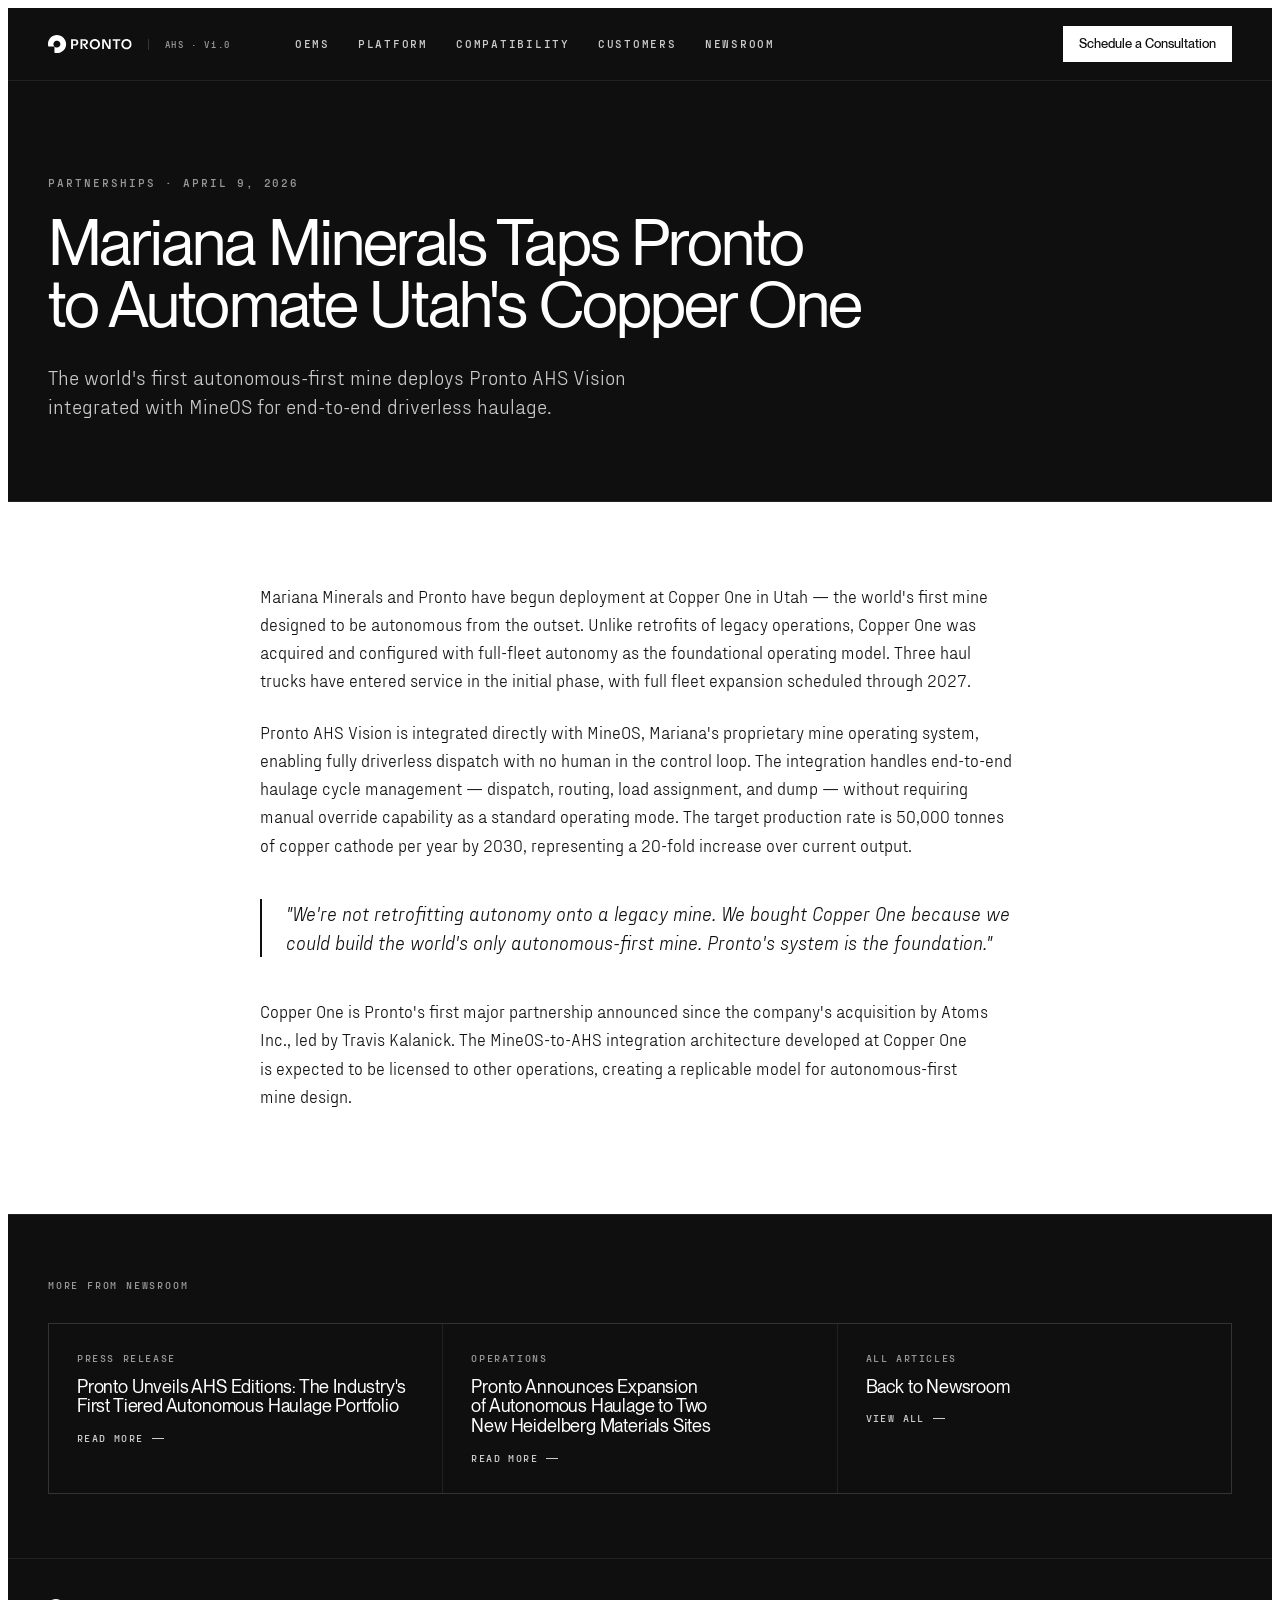
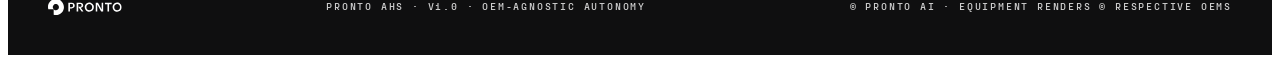
<file: newsroom/mariana-copper-one.html>
<!doctype html>
<html lang="en">
<head>
<meta charset="utf-8" />
<title>Pronto · Mariana Minerals Taps Pronto to Automate Utah's Copper One</title>
<meta name="viewport" content="width=device-width, initial-scale=1" />
<link rel="stylesheet" href="../project/colors_and_type.css" />
<style>
  :root { --page-x: 40px; }
  html, body { background: var(--pronto-white); }
  body { overflow-x: hidden; }
  a { text-decoration: none; }

  /* Nav */
  .nav {
    position: sticky; top: 0; z-index: 50;
    display: flex; align-items: center; gap: 32px;
    padding: 18px var(--page-x);
    background: var(--pronto-black);
    color: var(--pronto-white);
    border-bottom: 1px solid rgba(255,255,255,0.08);
  }
  .nav .brand { display: flex; align-items: center; gap: 16px; }
  .nav .brand img { height: 18px; width: auto; display: block; }
  .nav .brand .ver {
    font-family: var(--font-mono); font-weight: 700;
    font-size: 9px; letter-spacing: 0.18em; text-transform: uppercase;
    color: var(--n-400); padding-left: 16px; border-left: 1px solid rgba(255,255,255,0.16);
  }
  .nav .links { display: flex; gap: 28px; margin-left: 32px; }
  .nav .links a {
    font-family: var(--font-mono); font-weight: 700;
    font-size: 11px; letter-spacing: 0.16em; text-transform: uppercase;
    color: var(--n-300);
    transition: color var(--dur-quick) var(--ease-pronto);
  }
  .nav .links a:hover { color: var(--pronto-white); }
  .nav .spacer { flex: 1; }
  .nav .cta {
    font-family: var(--font-sans); font-weight: 500; font-size: 13px;
    padding: 10px 16px; background: var(--pronto-white); color: var(--pronto-black);
    transition: opacity var(--dur-quick) var(--ease-pronto);
  }
  .nav .cta:hover { opacity: 0.7; }

  /* Article header */
  .article-head {
    background: var(--pronto-black); color: var(--pronto-white);
    padding: 96px var(--page-x) 80px;
    border-bottom: 1px solid rgba(255,255,255,0.08);
  }
  .article-head .eyebrow {
    font-family: var(--font-mono); font-weight: 700;
    font-size: 11px; letter-spacing: 0.18em; text-transform: uppercase;
    color: var(--n-400); margin-bottom: 24px; display: block;
  }
  .article-head h1 {
    font-family: var(--font-sans); font-weight: 400;
    font-size: clamp(40px, 5vw, 80px); line-height: 0.96; letter-spacing: -0.03em;
    color: var(--pronto-white); margin: 0; text-wrap: balance; max-width: 22ch;
  }
  .article-head .lead {
    font-family: var(--font-body); font-weight: 300;
    font-size: 20px; line-height: 1.45; color: var(--n-300); max-width: 56ch; margin-top: 28px;
  }

  /* Article body */
  .article-body {
    max-width: 760px; margin: 0 auto;
    padding: 80px 40px;
  }
  .article-body p {
    font-family: var(--font-body); font-weight: 300;
    font-size: 17px; line-height: 1.65; color: var(--fg);
    margin: 0 0 24px;
  }
  .article-body h2 {
    font-family: var(--font-sans); font-weight: 400;
    font-size: 28px; line-height: 1.1; letter-spacing: -0.015em;
    color: var(--fg); margin: 48px 0 20px;
  }
  .article-body blockquote {
    border-left: 2px solid var(--pronto-black);
    padding-left: 24px; margin: 40px 0;
  }
  .article-body blockquote p {
    font-family: var(--font-body); font-weight: 300;
    font-size: 19px; line-height: 1.55; color: var(--fg);
    font-style: italic; margin: 0;
  }

  /* More strip */
  .more-strip {
    background: var(--pronto-black); color: var(--pronto-white);
    padding: 64px var(--page-x);
    border-top: 1px solid rgba(255,255,255,0.08);
  }
  .more-strip .more-label {
    font-family: var(--font-mono); font-weight: 700;
    font-size: 10px; letter-spacing: 0.18em; text-transform: uppercase;
    color: var(--n-400); margin-bottom: 32px; display: block;
  }
  .more-grid {
    display: grid; grid-template-columns: repeat(3, 1fr);
    gap: 1px; background: rgba(255,255,255,0.08);
    border: 1px solid rgba(255,255,255,0.08);
  }
  .more-card {
    background: var(--pronto-black); padding: 28px;
    display: grid; gap: 12px; align-content: start;
    transition: background var(--dur-quick) var(--ease-pronto);
  }
  .more-card:hover { background: var(--n-800); }
  .more-card .more-cat {
    font-family: var(--font-mono); font-weight: 700;
    font-size: 10px; letter-spacing: 0.16em; text-transform: uppercase; color: var(--n-400);
  }
  .more-card .more-headline {
    font-family: var(--font-sans); font-weight: 400;
    font-size: 18px; line-height: 1.1; letter-spacing: -0.01em;
    color: var(--pronto-white); text-wrap: balance;
  }
  .more-card .more-read {
    font-family: var(--font-mono); font-weight: 700;
    font-size: 10px; letter-spacing: 0.14em; text-transform: uppercase;
    color: var(--n-300); display: inline-flex; align-items: center; gap: 8px;
    margin-top: 4px;
  }
  .more-card .more-read::after {
    content: ""; display: inline-block; width: 12px; height: 1px; background: var(--n-300);
  }

  /* Footer */
  footer { padding: 40px var(--page-x); background: var(--pronto-black); color: var(--n-300); border-top: 1px solid rgba(255,255,255,0.08); }
  footer .row { display: flex; justify-content: space-between; align-items: center; }
  footer .mono { font-family: var(--font-mono); font-weight: 700; font-size: 10px; letter-spacing: 0.18em; text-transform: uppercase; }
  footer img { height: 16px; width: auto; }

  /* Scroll reveal */
  .reveal { opacity: 0; transform: translateY(12px); transition: opacity 800ms var(--ease-pronto), transform 800ms var(--ease-pronto); }
  .reveal.in { opacity: 1; transform: none; }

  @media (max-width: 900px) {
    .nav .links { display: none; }
    .article-body { padding: 56px var(--page-x); }
    .more-grid { grid-template-columns: 1fr; }
  }
</style>
</head>
<body>

<nav class="nav">
  <div class="brand">
    <a href="../index.html" style="display:flex;"><img src="../assets/pronto_logo_white.svg" alt="Pronto" /></a>
    <span class="ver">AHS · V1.0</span>
  </div>
  <div class="links">
    <a href="../index.html#oems">OEMs</a>
    <a href="../index.html#stats">Platform</a>
    <a href="../index.html#compat">Compatibility</a>
    <a href="#">Customers</a>
    <a href="../newsroom.html">Newsroom</a>
  </div>
  <span class="spacer"></span>
  <a class="cta" href="../consultation.html">Schedule a Consultation</a>
</nav>

<header class="article-head reveal">
  <span class="eyebrow">Partnerships · April 9, 2026</span>
  <h1>Mariana Minerals Taps Pronto to Automate Utah's Copper One</h1>
  <p class="lead">The world's first autonomous-first mine deploys Pronto AHS Vision integrated with MineOS for end-to-end driverless haulage.</p>
</header>

<div class="article-body reveal">
  <p>Mariana Minerals and Pronto have begun deployment at Copper One in Utah — the world's first mine designed to be autonomous from the outset. Unlike retrofits of legacy operations, Copper One was acquired and configured with full-fleet autonomy as the foundational operating model. Three haul trucks have entered service in the initial phase, with full fleet expansion scheduled through 2027.</p>

  <p>Pronto AHS Vision is integrated directly with MineOS, Mariana's proprietary mine operating system, enabling fully driverless dispatch with no human in the control loop. The integration handles end-to-end haulage cycle management — dispatch, routing, load assignment, and dump — without requiring manual override capability as a standard operating mode. The target production rate is 50,000 tonnes of copper cathode per year by 2030, representing a 20-fold increase over current output.</p>

  <blockquote>
    <p>"We're not retrofitting autonomy onto a legacy mine. We bought Copper One because we could build the world's only autonomous-first mine. Pronto's system is the foundation."</p>
  </blockquote>

  <p>Copper One is Pronto's first major partnership announced since the company's acquisition by Atoms Inc., led by Travis Kalanick. The MineOS-to-AHS integration architecture developed at Copper One is expected to be licensed to other operations, creating a replicable model for autonomous-first mine design.</p>
</div>

<section class="more-strip reveal">
  <span class="more-label">More from Newsroom</span>
  <div class="more-grid">
    <a class="more-card" href="ahs-editions.html">
      <span class="more-cat">Press Release</span>
      <span class="more-headline">Pronto Unveils AHS Editions: The Industry's First Tiered Autonomous Haulage Portfolio</span>
      <span class="more-read">Read more</span>
    </a>
    <a class="more-card" href="heidelberg-expansion-2026.html">
      <span class="more-cat">Operations</span>
      <span class="more-headline">Pronto Announces Expansion of Autonomous Haulage to Two New Heidelberg Materials Sites</span>
      <span class="more-read">Read more</span>
    </a>
    <a class="more-card" href="../newsroom.html">
      <span class="more-cat">All Articles</span>
      <span class="more-headline">Back to Newsroom</span>
      <span class="more-read">View all</span>
    </a>
  </div>
</section>

<footer>
  <div class="row">
    <img src="../assets/pronto_logo_white.svg" alt="Pronto" />
    <span class="mono">PRONTO AHS · V1.0 · OEM-AGNOSTIC AUTONOMY</span>
    <span class="mono">© Pronto AI · Equipment renders © respective OEMs</span>
  </div>
</footer>

<script>
  const io = new IntersectionObserver((entries) => {
    entries.forEach(e => { if (e.isIntersecting) e.target.classList.add('in'); });
  }, { threshold: 0.08 });
  document.querySelectorAll('.reveal').forEach(el => io.observe(el));
</script>
</body>
</html>
</file>
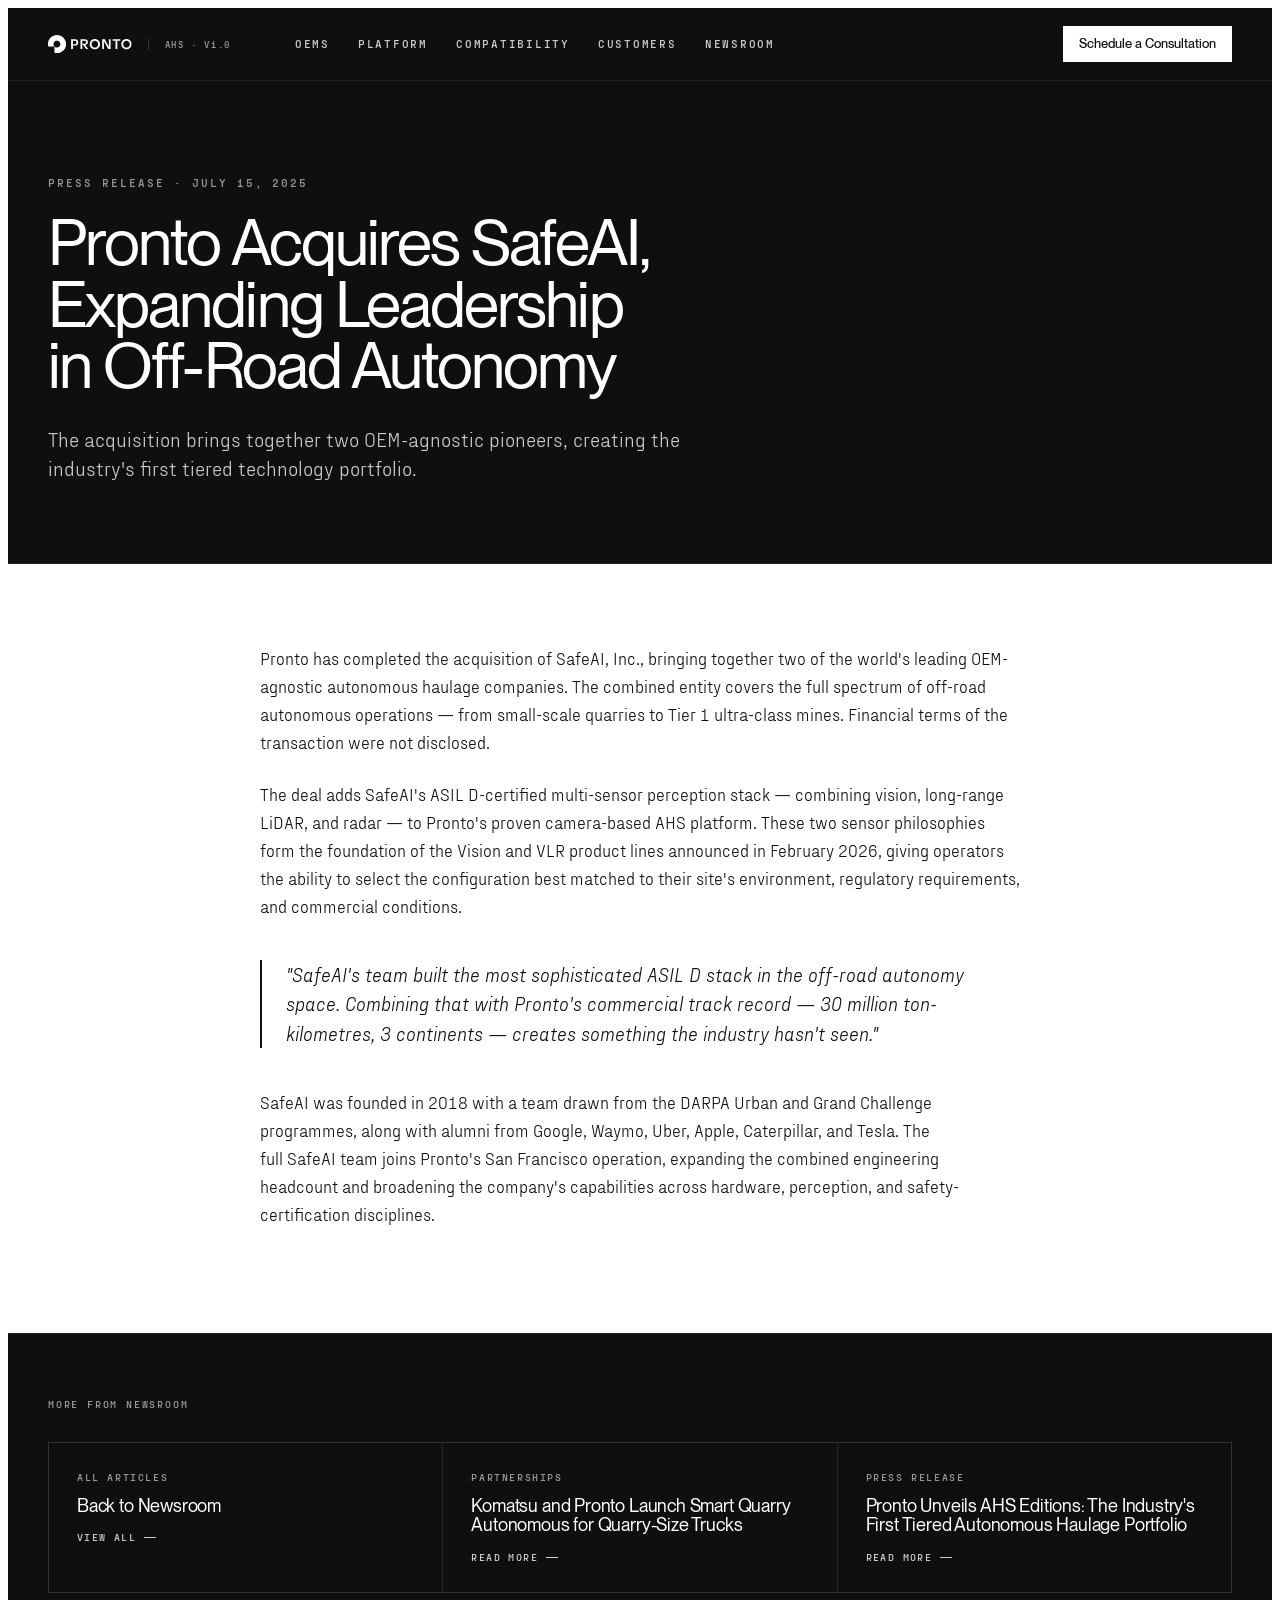
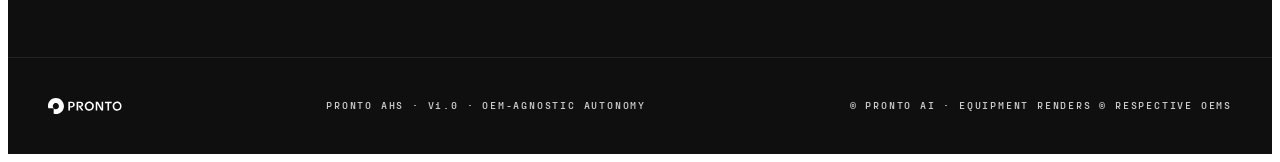
<file: newsroom/safeai-acquisition.html>
<!doctype html>
<html lang="en">
<head>
<meta charset="utf-8" />
<title>Pronto · Pronto Acquires SafeAI, Expanding Leadership in Off-Road Autonomy</title>
<meta name="viewport" content="width=device-width, initial-scale=1" />
<link rel="stylesheet" href="../project/colors_and_type.css" />
<style>
  :root { --page-x: 40px; }
  html, body { background: var(--pronto-white); }
  body { overflow-x: hidden; }
  a { text-decoration: none; }

  /* Nav */
  .nav {
    position: sticky; top: 0; z-index: 50;
    display: flex; align-items: center; gap: 32px;
    padding: 18px var(--page-x);
    background: var(--pronto-black);
    color: var(--pronto-white);
    border-bottom: 1px solid rgba(255,255,255,0.08);
  }
  .nav .brand { display: flex; align-items: center; gap: 16px; }
  .nav .brand img { height: 18px; width: auto; display: block; }
  .nav .brand .ver {
    font-family: var(--font-mono); font-weight: 700;
    font-size: 9px; letter-spacing: 0.18em; text-transform: uppercase;
    color: var(--n-400); padding-left: 16px; border-left: 1px solid rgba(255,255,255,0.16);
  }
  .nav .links { display: flex; gap: 28px; margin-left: 32px; }
  .nav .links a {
    font-family: var(--font-mono); font-weight: 700;
    font-size: 11px; letter-spacing: 0.16em; text-transform: uppercase;
    color: var(--n-300);
    transition: color var(--dur-quick) var(--ease-pronto);
  }
  .nav .links a:hover { color: var(--pronto-white); }
  .nav .spacer { flex: 1; }
  .nav .cta {
    font-family: var(--font-sans); font-weight: 500; font-size: 13px;
    padding: 10px 16px; background: var(--pronto-white); color: var(--pronto-black);
    transition: opacity var(--dur-quick) var(--ease-pronto);
  }
  .nav .cta:hover { opacity: 0.7; }

  /* Article header */
  .article-head {
    background: var(--pronto-black); color: var(--pronto-white);
    padding: 96px var(--page-x) 80px;
    border-bottom: 1px solid rgba(255,255,255,0.08);
  }
  .article-head .eyebrow {
    font-family: var(--font-mono); font-weight: 700;
    font-size: 11px; letter-spacing: 0.18em; text-transform: uppercase;
    color: var(--n-400); margin-bottom: 24px; display: block;
  }
  .article-head h1 {
    font-family: var(--font-sans); font-weight: 400;
    font-size: clamp(40px, 5vw, 80px); line-height: 0.96; letter-spacing: -0.03em;
    color: var(--pronto-white); margin: 0; text-wrap: balance; max-width: 22ch;
  }
  .article-head .lead {
    font-family: var(--font-body); font-weight: 300;
    font-size: 20px; line-height: 1.45; color: var(--n-300); max-width: 56ch; margin-top: 28px;
  }

  /* Article body */
  .article-body {
    max-width: 760px; margin: 0 auto;
    padding: 80px 40px;
  }
  .article-body p {
    font-family: var(--font-body); font-weight: 300;
    font-size: 17px; line-height: 1.65; color: var(--fg);
    margin: 0 0 24px;
  }
  .article-body h2 {
    font-family: var(--font-sans); font-weight: 400;
    font-size: 28px; line-height: 1.1; letter-spacing: -0.015em;
    color: var(--fg); margin: 48px 0 20px;
  }
  .article-body blockquote {
    border-left: 2px solid var(--pronto-black);
    padding-left: 24px; margin: 40px 0;
  }
  .article-body blockquote p {
    font-family: var(--font-body); font-weight: 300;
    font-size: 19px; line-height: 1.55; color: var(--fg);
    font-style: italic; margin: 0;
  }

  /* More strip */
  .more-strip {
    background: var(--pronto-black); color: var(--pronto-white);
    padding: 64px var(--page-x);
    border-top: 1px solid rgba(255,255,255,0.08);
  }
  .more-strip .more-label {
    font-family: var(--font-mono); font-weight: 700;
    font-size: 10px; letter-spacing: 0.18em; text-transform: uppercase;
    color: var(--n-400); margin-bottom: 32px; display: block;
  }
  .more-grid {
    display: grid; grid-template-columns: repeat(3, 1fr);
    gap: 1px; background: rgba(255,255,255,0.08);
    border: 1px solid rgba(255,255,255,0.08);
  }
  .more-card {
    background: var(--pronto-black); padding: 28px;
    display: grid; gap: 12px; align-content: start;
    transition: background var(--dur-quick) var(--ease-pronto);
  }
  .more-card:hover { background: var(--n-800); }
  .more-card .more-cat {
    font-family: var(--font-mono); font-weight: 700;
    font-size: 10px; letter-spacing: 0.16em; text-transform: uppercase; color: var(--n-400);
  }
  .more-card .more-headline {
    font-family: var(--font-sans); font-weight: 400;
    font-size: 18px; line-height: 1.1; letter-spacing: -0.01em;
    color: var(--pronto-white); text-wrap: balance;
  }
  .more-card .more-read {
    font-family: var(--font-mono); font-weight: 700;
    font-size: 10px; letter-spacing: 0.14em; text-transform: uppercase;
    color: var(--n-300); display: inline-flex; align-items: center; gap: 8px;
    margin-top: 4px;
  }
  .more-card .more-read::after {
    content: ""; display: inline-block; width: 12px; height: 1px; background: var(--n-300);
  }

  /* Footer */
  footer { padding: 40px var(--page-x); background: var(--pronto-black); color: var(--n-300); border-top: 1px solid rgba(255,255,255,0.08); }
  footer .row { display: flex; justify-content: space-between; align-items: center; }
  footer .mono { font-family: var(--font-mono); font-weight: 700; font-size: 10px; letter-spacing: 0.18em; text-transform: uppercase; }
  footer img { height: 16px; width: auto; }

  /* Scroll reveal */
  .reveal { opacity: 0; transform: translateY(12px); transition: opacity 800ms var(--ease-pronto), transform 800ms var(--ease-pronto); }
  .reveal.in { opacity: 1; transform: none; }

  @media (max-width: 900px) {
    .nav .links { display: none; }
    .article-body { padding: 56px var(--page-x); }
    .more-grid { grid-template-columns: 1fr; }
  }
</style>
</head>
<body>

<nav class="nav">
  <div class="brand">
    <a href="../index.html" style="display:flex;"><img src="../assets/pronto_logo_white.svg" alt="Pronto" /></a>
    <span class="ver">AHS · V1.0</span>
  </div>
  <div class="links">
    <a href="../index.html#oems">OEMs</a>
    <a href="../index.html#stats">Platform</a>
    <a href="../index.html#compat">Compatibility</a>
    <a href="#">Customers</a>
    <a href="../newsroom.html">Newsroom</a>
  </div>
  <span class="spacer"></span>
  <a class="cta" href="../consultation.html">Schedule a Consultation</a>
</nav>

<header class="article-head reveal">
  <span class="eyebrow">Press Release · July 15, 2025</span>
  <h1>Pronto Acquires SafeAI, Expanding Leadership in Off-Road Autonomy</h1>
  <p class="lead">The acquisition brings together two OEM-agnostic pioneers, creating the industry's first tiered technology portfolio.</p>
</header>

<div class="article-body reveal">
  <p>Pronto has completed the acquisition of SafeAI, Inc., bringing together two of the world's leading OEM-agnostic autonomous haulage companies. The combined entity covers the full spectrum of off-road autonomous operations — from small-scale quarries to Tier 1 ultra-class mines. Financial terms of the transaction were not disclosed.</p>

  <p>The deal adds SafeAI's ASIL D-certified multi-sensor perception stack — combining vision, long-range LiDAR, and radar — to Pronto's proven camera-based AHS platform. These two sensor philosophies form the foundation of the Vision and VLR product lines announced in February 2026, giving operators the ability to select the configuration best matched to their site's environment, regulatory requirements, and commercial conditions.</p>

  <blockquote>
    <p>"SafeAI's team built the most sophisticated ASIL D stack in the off-road autonomy space. Combining that with Pronto's commercial track record — 30 million ton-kilometres, 3 continents — creates something the industry hasn't seen."</p>
  </blockquote>

  <p>SafeAI was founded in 2018 with a team drawn from the DARPA Urban and Grand Challenge programmes, along with alumni from Google, Waymo, Uber, Apple, Caterpillar, and Tesla. The full SafeAI team joins Pronto's San Francisco operation, expanding the combined engineering headcount and broadening the company's capabilities across hardware, perception, and safety-certification disciplines.</p>
</div>

<section class="more-strip reveal">
  <span class="more-label">More from Newsroom</span>
  <div class="more-grid">
    <a class="more-card" href="../newsroom.html">
      <span class="more-cat">All Articles</span>
      <span class="more-headline">Back to Newsroom</span>
      <span class="more-read">View all</span>
    </a>
    <a class="more-card" href="komatsu-smart-quarry.html">
      <span class="more-cat">Partnerships</span>
      <span class="more-headline">Komatsu and Pronto Launch Smart Quarry Autonomous for Quarry-Size Trucks</span>
      <span class="more-read">Read more</span>
    </a>
    <a class="more-card" href="ahs-editions.html">
      <span class="more-cat">Press Release</span>
      <span class="more-headline">Pronto Unveils AHS Editions: The Industry's First Tiered Autonomous Haulage Portfolio</span>
      <span class="more-read">Read more</span>
    </a>
  </div>
</section>

<footer>
  <div class="row">
    <img src="../assets/pronto_logo_white.svg" alt="Pronto" />
    <span class="mono">PRONTO AHS · V1.0 · OEM-AGNOSTIC AUTONOMY</span>
    <span class="mono">© Pronto AI · Equipment renders © respective OEMs</span>
  </div>
</footer>

<script>
  const io = new IntersectionObserver((entries) => {
    entries.forEach(e => { if (e.isIntersecting) e.target.classList.add('in'); });
  }, { threshold: 0.08 });
  document.querySelectorAll('.reveal').forEach(el => io.observe(el));
</script>
</body>
</html>
</file>
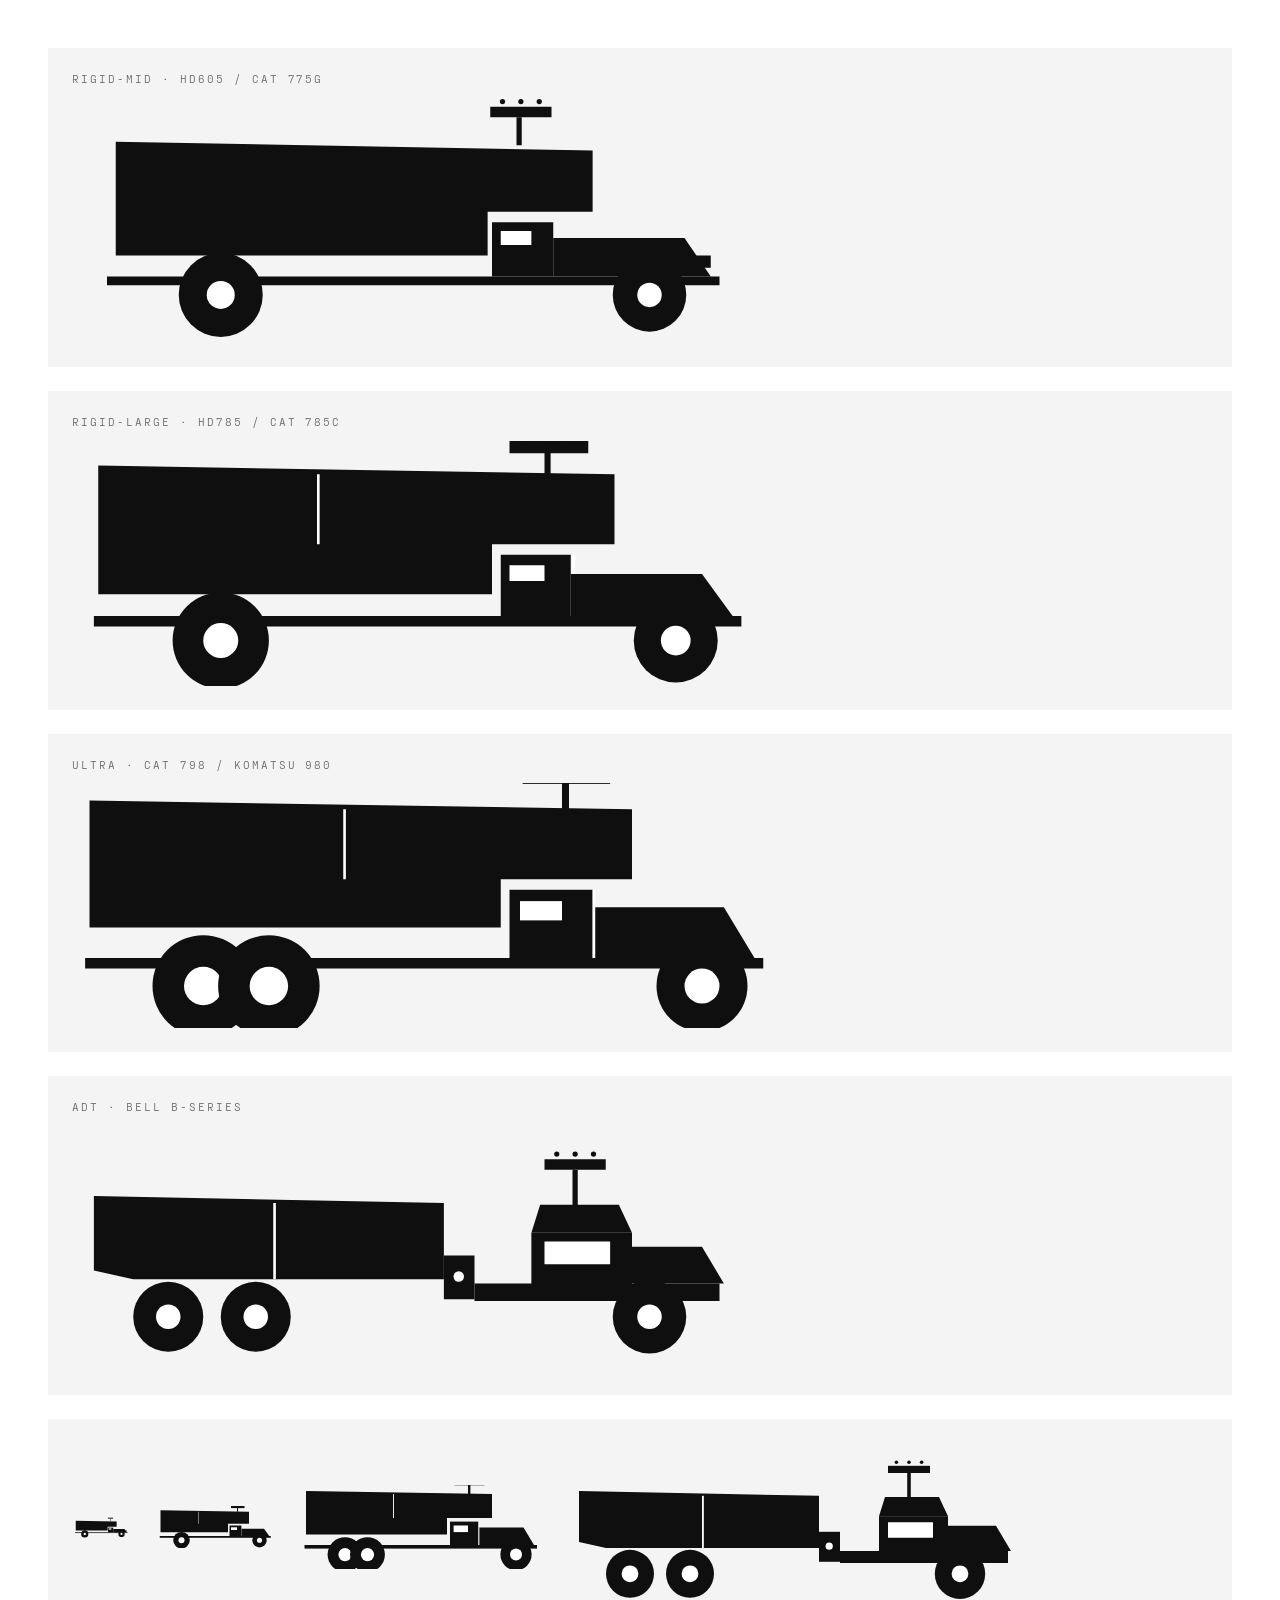
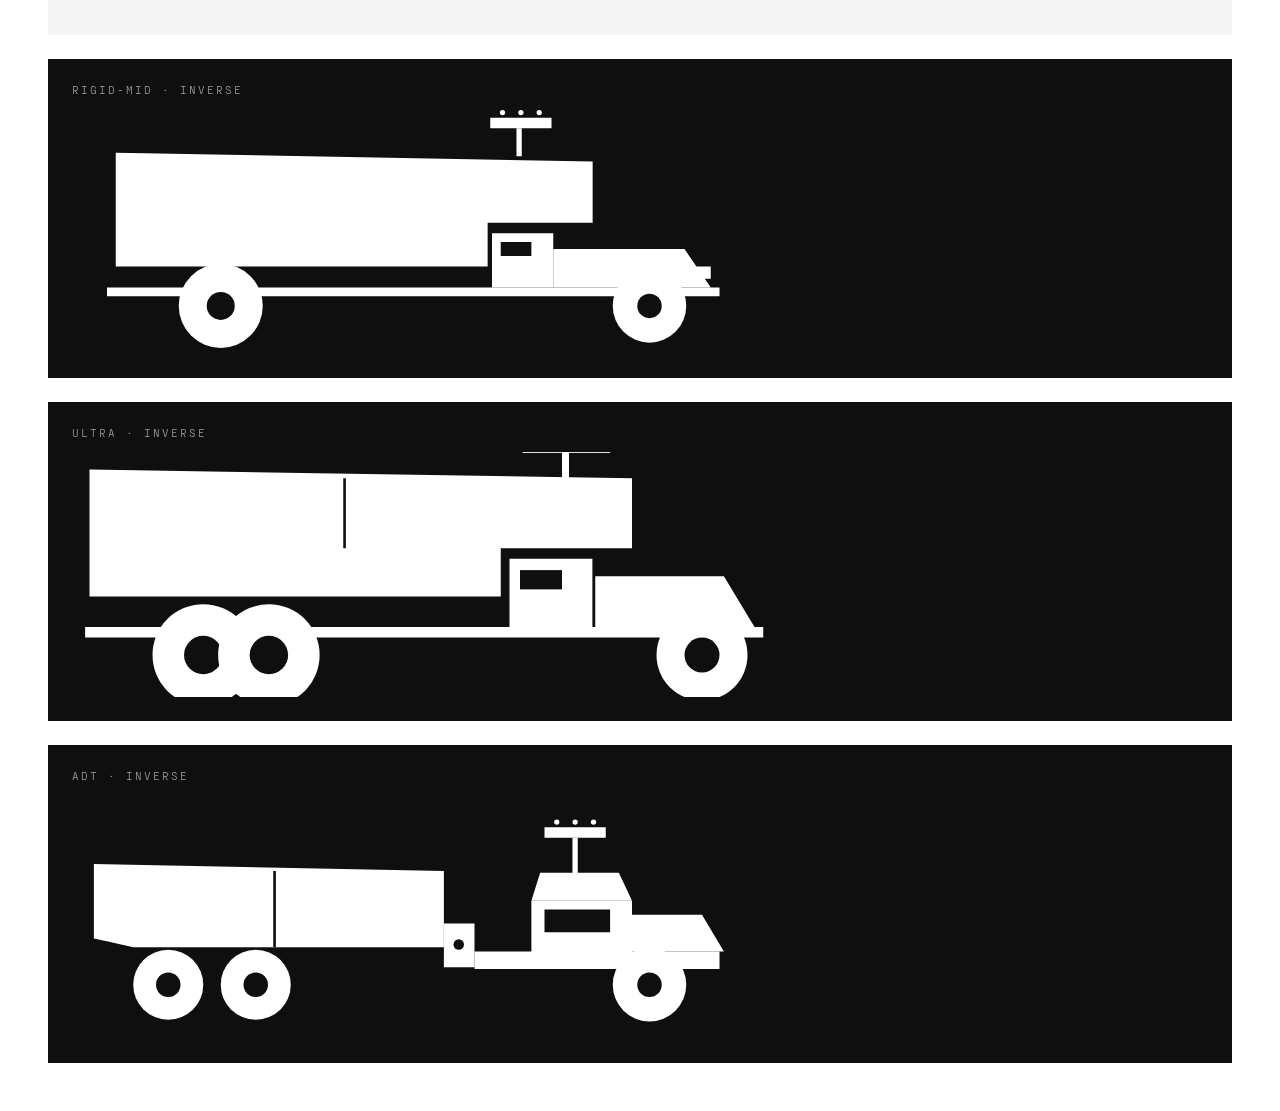
<file: project/truck-preview.html>
<!doctype html>
<html><head><meta charset="utf-8"/>
<title>Truck preview</title>
<link rel="stylesheet" href="colors_and_type.css"/>
<style>
  body { background: #fff; padding: 40px; font-family: var(--font-mono); }
  .grid { display: grid; gap: 24px; }
  .row { background: #f4f4f4; padding: 24px; }
  .row svg.truck { width: 100%; max-width: 700px; height: auto; color: #0F0F10; display:block; }
  .label { font-size: 11px; letter-spacing: 0.18em; text-transform: uppercase; margin-bottom: 12px; color: #666; }
  .dark { background: #0F0F10; }
  .dark .label { color: #999; }
  .dark .row svg.truck, .dark svg.truck { color: #fff; --hub: #0F0F10; }
  .sizes { display: flex; align-items: center; gap: 24px; padding: 24px; background: #f4f4f4; }
  .sizes svg.truck { color: #0F0F10; height: auto; }
  .s1 { width: 60px; }
  .s2 { width: 120px; }
  .s3 { width: 240px; }
  .s4 { width: 480px; }
</style>
</head>
<body>
<svg xmlns="http://www.w3.org/2000/svg" style="display:none" aria-hidden="true">
  

  
  <symbol id="truck-rigid-mid" viewBox="0 0 800 280">
    <g fill="currentColor">
      
      <path d="M 50 50 L 595 60 L 595 130 L 475 130 L 475 180 L 50 180 Z"></path>
      
      <rect x="480" y="142" width="70" height="62"></rect>
      
      <rect x="490" y="152" width="35" height="16" class="hub" style="fill: var(--hub, #FFFFFF)"></rect>
      
      <path d="M 550 160 L 700 160 L 730 204 L 550 204 Z"></path>
      
      <rect x="710" y="180" width="20" height="14"></rect>
      
      <rect x="40" y="204" width="700" height="10"></rect>
      
      <rect x="508" y="22" width="6" height="32"></rect>
      <rect x="478" y="10" width="70" height="12"></rect>
      <circle cx="492" cy="4" r="3"></circle>
      <circle cx="513" cy="4" r="3"></circle>
      <circle cx="534" cy="4" r="3"></circle>
      
      <circle cx="170" cy="225" r="48"></circle>
      <circle cx="170" cy="225" r="16" class="hub" style="fill: var(--hub, #FFFFFF)"></circle>
      <circle cx="660" cy="225" r="42"></circle>
      <circle cx="660" cy="225" r="14" class="hub" style="fill: var(--hub, #FFFFFF)"></circle>
    </g>
  </symbol>

  
  <symbol id="truck-rigid-large" viewBox="0 0 800 280">
    <g fill="currentColor">
      
      <path d="M 30 28 L 620 38 L 620 118 L 480 118 L 480 175 L 30 175 Z"></path>
      
      <rect x="280" y="38" width="3" height="80" class="hub" style="fill: var(--hub, #FFFFFF)"></rect>
      
      <rect x="490" y="130" width="80" height="70"></rect>
      <rect x="500" y="142" width="40" height="18" class="hub" style="fill: var(--hub, #FFFFFF)"></rect>
      
      <rect x="572" y="130" width="3" height="70" class="hub" style="fill: var(--hub, #FFFFFF)"></rect>
      
      <path d="M 570 152 L 720 152 L 755 200 L 570 200 Z"></path>
      
      <rect x="25" y="200" width="740" height="12"></rect>
      
      <rect x="540" y="0" width="7" height="38"></rect>
      <rect x="500" y="-12" width="90" height="14" transform="translate(0,12)"></rect>
      <circle cx="516" cy="-8" r="4" transform="translate(0,12)"></circle>
      <circle cx="546" cy="-8" r="4" transform="translate(0,12)"></circle>
      <circle cx="576" cy="-8" r="4" transform="translate(0,12)"></circle>
      
      <circle cx="170" cy="228" r="55"></circle>
      <circle cx="170" cy="228" r="20" class="hub" style="fill: var(--hub, #FFFFFF)"></circle>
      <circle cx="690" cy="228" r="48"></circle>
      <circle cx="690" cy="228" r="17" class="hub" style="fill: var(--hub, #FFFFFF)"></circle>
    </g>
  </symbol>

  
  <symbol id="truck-ultra" viewBox="0 0 800 280">
    <g fill="currentColor">
      
      <path d="M 20 20 L 640 30 L 640 110 L 490 110 L 490 165 L 20 165 Z"></path>
      
      <rect x="310" y="30" width="3" height="80" class="hub" style="fill: var(--hub, #FFFFFF)"></rect>
      
      <rect x="500" y="122" width="95" height="80"></rect>
      <rect x="512" y="135" width="48" height="22" class="hub" style="fill: var(--hub, #FFFFFF)"></rect>
      <rect x="595" y="122" width="3" height="80" class="hub" style="fill: var(--hub, #FFFFFF)"></rect>
      
      <path d="M 598 142 L 745 142 L 780 200 L 598 200 Z"></path>
      
      <rect x="15" y="200" width="775" height="12"></rect>
      
      <rect x="560" y="-5" width="8" height="32" transform="translate(0,5)"></rect>
      <rect x="515" y="-18" width="100" height="14" transform="translate(0,5)"></rect>
      <circle cx="532" cy="-14" r="4" transform="translate(0,5)"></circle>
      <circle cx="563" cy="-14" r="4" transform="translate(0,5)"></circle>
      <circle cx="595" cy="-14" r="4" transform="translate(0,5)"></circle>
      
      <circle cx="150" cy="232" r="58"></circle>
      <circle cx="150" cy="232" r="22" class="hub" style="fill: var(--hub, #FFFFFF)"></circle>
      <circle cx="225" cy="232" r="58"></circle>
      <circle cx="225" cy="232" r="22" class="hub" style="fill: var(--hub, #FFFFFF)"></circle>
      
      <circle cx="720" cy="232" r="52"></circle>
      <circle cx="720" cy="232" r="20" class="hub" style="fill: var(--hub, #FFFFFF)"></circle>
    </g>
  </symbol>

  
  <symbol id="truck-adt" viewBox="0 0 800 280">
    <g fill="currentColor">
      
      <path d="M 25 80 L 425 88 L 425 175 L 70 175 L 25 165 Z"></path>
      
      <rect x="230" y="88" width="3" height="87" class="hub" style="fill: var(--hub, #FFFFFF)"></rect>

      
      <rect x="425" y="148" width="35" height="50"></rect>
      
      <circle cx="442" cy="172" r="6" class="hub" style="fill: var(--hub, #FFFFFF)"></circle>

      
      
      <rect x="460" y="180" width="280" height="20"></rect>
      
      <path d="M 535 90 L 625 90 L 640 122 L 525 122 Z"></path>
      <rect x="525" y="122" width="115" height="62"></rect>
      
      <path d="M 540 132 L 615 132 L 615 158 L 540 158 Z" class="hub" style="fill: var(--hub, #FFFFFF)"></path>
      
      <path d="M 640 138 L 720 138 L 745 180 L 640 180 Z"></path>

      
      <rect x="572" y="50" width="6" height="42"></rect>
      <rect x="540" y="38" width="70" height="12"></rect>
      <circle cx="554" cy="32" r="3"></circle>
      <circle cx="575" cy="32" r="3"></circle>
      <circle cx="596" cy="32" r="3"></circle>

      
      <circle cx="110" cy="218" r="40"></circle>
      <circle cx="110" cy="218" r="14" class="hub" style="fill: var(--hub, #FFFFFF)"></circle>
      <circle cx="210" cy="218" r="40"></circle>
      <circle cx="210" cy="218" r="14" class="hub" style="fill: var(--hub, #FFFFFF)"></circle>
      <circle cx="660" cy="218" r="42"></circle>
      <circle cx="660" cy="218" r="14" class="hub" style="fill: var(--hub, #FFFFFF)"></circle>
    </g>
  </symbol>

</svg>
<div class="grid">
  <div class="row"><div class="label">rigid-mid · HD605 / Cat 775G</div><svg class="truck" viewBox="0 0 800 280"><use href="#truck-rigid-mid"/></svg></div>
  <div class="row"><div class="label">rigid-large · HD785 / Cat 785C</div><svg class="truck" viewBox="0 0 800 280"><use href="#truck-rigid-large"/></svg></div>
  <div class="row"><div class="label">ultra · Cat 798 / Komatsu 980</div><svg class="truck" viewBox="0 0 800 280"><use href="#truck-ultra"/></svg></div>
  <div class="row"><div class="label">adt · Bell B-series</div><svg class="truck" viewBox="0 0 800 280"><use href="#truck-adt"/></svg></div>
  <div class="sizes">
    <svg class="truck s1" viewBox="0 0 800 280"><use href="#truck-rigid-mid"/></svg>
    <svg class="truck s2" viewBox="0 0 800 280"><use href="#truck-rigid-large"/></svg>
    <svg class="truck s3" viewBox="0 0 800 280"><use href="#truck-ultra"/></svg>
    <svg class="truck s4" viewBox="0 0 800 280"><use href="#truck-adt"/></svg>
  </div>
  <div class="dark row"><div class="label">rigid-mid · INVERSE</div><svg class="truck" viewBox="0 0 800 280"><use href="#truck-rigid-mid"/></svg></div>
  <div class="dark row"><div class="label">ultra · INVERSE</div><svg class="truck" viewBox="0 0 800 280"><use href="#truck-ultra"/></svg></div>
  <div class="dark row"><div class="label">adt · INVERSE</div><svg class="truck" viewBox="0 0 800 280"><use href="#truck-adt"/></svg></div>
</div>
</body></html>
</file>
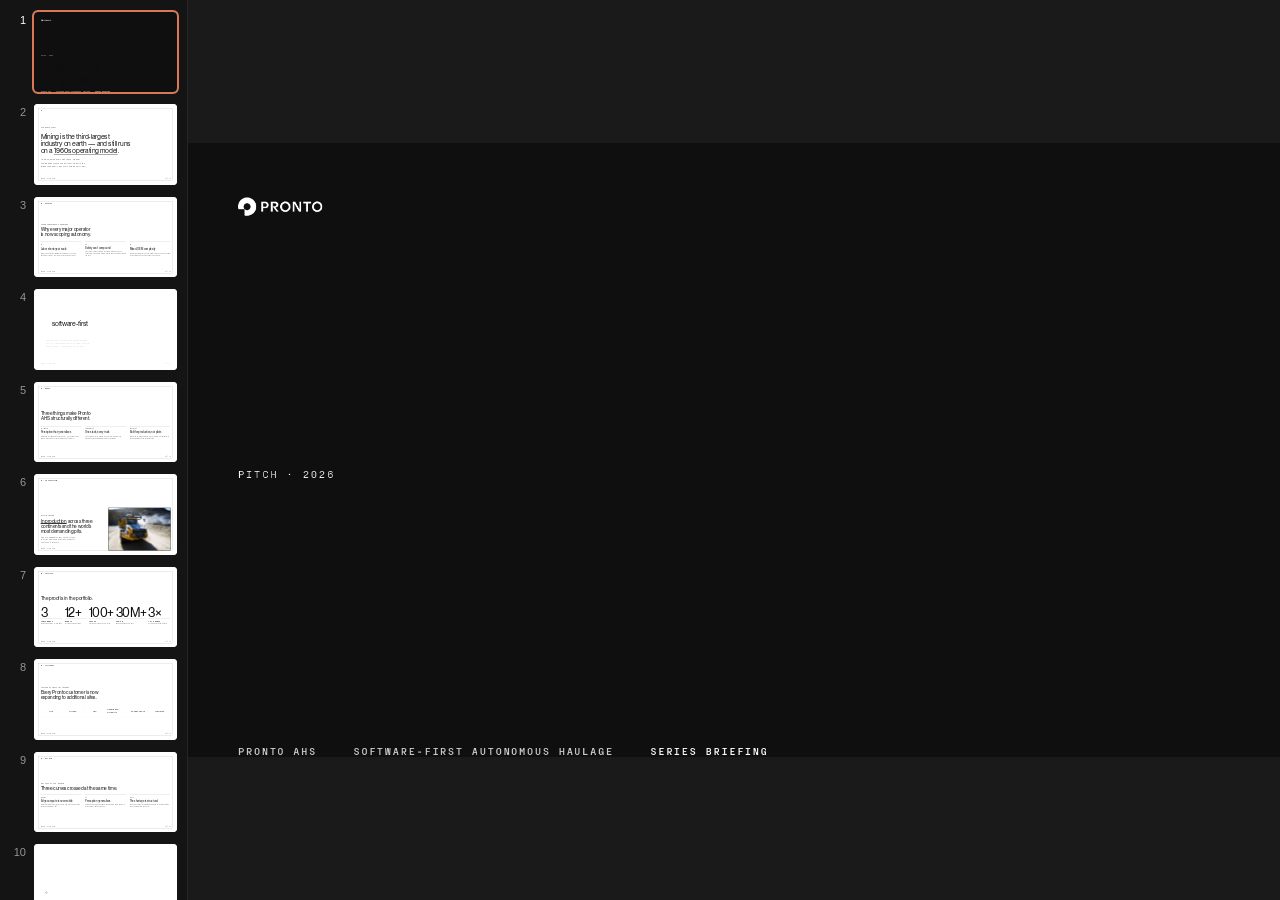
<file: slides/Pitch Deck.html>
<!doctype html>
<!-- Pitch Deck — Pronto AHS · Series Briefing 2026 -->
<html lang="en">
<head>
<meta charset="utf-8" />
<title>Pronto — Pitch Deck</title>
<link rel="stylesheet" href="../project/colors_and_type.css" />
<link rel="stylesheet" href="_deck.css" />
<script src="deck-stage.js"></script>
<script type="application/json" id="speaker-notes">
[
  "Pronto. Autonomy simplified. I'll keep this to 12 minutes — the company in one sentence, the market in three numbers, our wedge, and where we go from here.",
  "Mining is the third-largest industry on earth and runs on a 1960s operating model: a person inside every haul truck, manually coordinated from a control room. Labor is scarce, accidents are common, and the largest single line item is people.",
  "Three problems compound: a structural labor shortage at remote sites, a safety record the industry can no longer afford, and operational complexity from mixed-OEM fleets that nobody can dispatch in one system.",
  "Pronto AHS is a software-first, OEM-agnostic autonomous haulage system. We layer onto the trucks operators already own. No fleet replacement. No vendor lock-in. Same trucks, autonomous overnight.",
  "Three things make us different. AI-centric perception that generalizes across haul environments. OEM-agnostic by design — not a Caterpillar-only or Komatsu-only product. And resiliency engineering: built for dust, mud, and 50-degree pit walls, not closed-course demos.",
  "The proof is the portfolio. We've put more truck models, from more OEMs, into autonomous production than any other AHS provider. Komatsu, Caterpillar, Volvo, Scania, Bell, VW. Twelve models. Five OEMs. Three continents.",
  "Customers: Vale, Maaden, CRH, Heidelberg Materials, Rogers Group, Carmeuse. The industry's top operators, across hard rock, aggregates, and base metals. Each one is now expanding to additional sites.",
  "The business model: per-truck SaaS plus deployment services. 100+ trucks under contract. 30 million autonomous ton-kilometers already hauled. Growing 3× year-over-year on contracted revenue.",
  "Why now: the cost of compute, the maturity of edge AI, and a generational labor crisis in mining have all crossed the line in the same window. The next ten years of mining will be defined by who automates first.",
  "Our roadmap: this year, scale to 100 trucks live. Next year, ship Rovers for full mixed-fleet coordination. Beyond, expand into adjacent earth-moving categories — quarrying, large construction, port handling.",
  "What we need: capital to triple our deployment engineering team and stand up regional ops in South America and Australia. Existing investors are participating. We're opening up the round for one strategic partner who can accelerate that geographic expansion.",
  "Pronto. The fastest path to autonomous haulage that already exists. Let's talk."
]
</script>
<style>
  .two-col { display: grid; grid-template-columns: 1fr 1fr; gap: 80px; height: 100%; align-items: center; padding: 200px 88px 140px; }
  .pad { position: absolute; inset: 200px 88px 120px; }
  .why-now-grid { display: grid; grid-template-columns: repeat(3, 1fr); gap: 48px; }
  .why-now-grid .item { display: grid; gap: 18px; padding-top: 28px; border-top: 1.5px solid var(--pronto-black); }
  .why-now-grid .item .num { font-family: var(--font-mono); font-weight: 400; font-size: 14px; letter-spacing: 0.16em; color: var(--pronto-black); }
  .why-now-grid .item h3 { font-family: var(--font-sans); font-weight: 400; font-size: 36px; line-height: 1.1; letter-spacing: -0.015em; margin: 0; }
  .why-now-grid .item p { font-family: var(--font-body); font-weight: 300; font-size: 20px; line-height: 1.35; color: var(--fg-muted); margin: 0; }
  .market-stat { display: grid; gap: 18px; padding: 60px 0; border-top: 1.5px solid var(--pronto-black); border-bottom: 1.5px solid var(--pronto-black); }
  .market-stat .big { font-family: var(--font-sans); font-weight: 400; font-size: 240px; line-height: 0.85; letter-spacing: -0.04em; }
  .market-stat .big sup { font-size: 0.35em; vertical-align: 0.8em; }
</style>
</head>
<body>
<deck-stage>

  <!-- 01 Cover -->
  <section class="slide dark" data-screen-label="01 Cover">
    <div class="slide-frame"></div>
    <div class="cover">
      <img class="lockup-top" src="../assets/pronto_logo_white.svg" alt="Pronto" />
      <p class="s-eyebrow" style="color: var(--pronto-white); margin-bottom: 32px;">Pitch · 2026</p>
      <h1>Autonomy<br/>simplified.</h1>
      <div class="meta">
        <span>Pronto AHS</span>
        <span>Software-first autonomous haulage</span>
        <span style="color: var(--pronto-white);">Series Briefing</span>
      </div>
    </div>
  </section>

  <!-- 02 The world today -->
  <section class="slide" data-screen-label="02 World today">
    <div class="slide-frame"></div>
    <p class="slide-corner">01</p>
    <div class="pad" style="display: grid; align-content: center; gap: 56px;">
      <p class="s-eyebrow">The world today</p>
      <h2 class="s-h1" style="max-width: 22ch;">Mining is the third-largest industry on earth — and still runs on a <span class="hl">1960s operating model</span>.</h2>
      <p class="s-body" style="font-size: 30px; max-width: 38ch;">A person inside every haul truck. Manual coordination from a control room. Labor is the largest line item. The cost is rising every year.</p>
    </div>
    <div class="slide-foot"><span>Pronto · Pitch Deck</span><span>02 / 12</span></div>
  </section>

  <!-- 03 Problem -->
  <section class="slide" data-screen-label="03 Problem">
    <div class="slide-frame"></div>
    <p class="slide-corner">02 · Problem</p>
    <div class="pad" style="display: grid; align-content: center; gap: 72px;">
      <div style="display: grid; gap: 16px;">
        <p class="s-eyebrow">Three compounding problems</p>
        <h2 class="s-h2" style="max-width: 28ch;">Why every major operator is now scoping autonomy.</h2>
      </div>
      <div class="why-now-grid">
        <div class="item">
          <span class="num">01</span>
          <h3>Labor shortage at scale</h3>
          <p>Remote-site operator wages have doubled in 10 years. Retention is the #1 ops risk for every miner we talk to.</p>
        </div>
        <div class="item">
          <span class="num">02</span>
          <h3>Safety can't compound</h3>
          <p>Haul-truck incidents remain the single largest source of severe injury in surface mining. Boards are no longer accepting the rate.</p>
        </div>
        <div class="item">
          <span class="num">03</span>
          <h3>Mixed-OEM complexity</h3>
          <p>Every major operator runs Cat, Komatsu, and Volvo in the same pit. No single AHS vendor speaks to all of them.</p>
        </div>
      </div>
    </div>
    <div class="slide-foot"><span>Pronto · Pitch Deck</span><span>03 / 12</span></div>
  </section>

  <!-- 04 Solution -->
  <section class="slide dark" data-screen-label="04 Solution">
    <div class="slide-frame"></div>
    <div style="position:absolute; inset: 200px 160px 140px; display: grid; align-content: center; gap: 56px;">
      <p class="s-eyebrow" style="color: var(--pronto-white);">Pronto AHS</p>
      <h2 class="s-h1" style="color: var(--pronto-white); max-width: 22ch;">A <span class="hl--solid" style="color: var(--pronto-black);">software-first</span>, OEM-agnostic autonomous haulage system.</h2>
      <p class="s-body" style="color: var(--n-300); font-size: 30px; max-width: 36ch;">We layer onto the trucks operators already own. No fleet replacement. No vendor lock-in. Same trucks — autonomous in months.</p>
    </div>
    <div class="slide-foot"><span style="color: var(--n-300);">Pronto · Pitch Deck</span><span style="color: var(--n-300);">04 / 12</span></div>
  </section>

  <!-- 05 Differentiation -->
  <section class="slide" data-screen-label="05 Differentiation">
    <div class="slide-frame"></div>
    <p class="slide-corner">03 · Wedge</p>
    <div class="pad" style="display: grid; align-content: center; gap: 64px;">
      <h2 class="s-h2" style="max-width: 28ch;">Three things make Pronto AHS structurally different.</h2>
      <div class="why-now-grid">
        <div class="item">
          <span class="num">AI-centric</span>
          <h3>Perception that generalizes</h3>
          <p>Trained on pit data across continents — not closed-course demos. Works in dust, rain, snow, and 50° pit walls.</p>
        </div>
        <div class="item">
          <span class="num">OEM-agnostic</span>
          <h3>One stack, every truck</h3>
          <p>Cat, Komatsu, Volvo, Scania, Bell, VW. One platform, one dispatcher, one engineering team to coordinate.</p>
        </div>
        <div class="item">
          <span class="num">Resilient</span>
          <h3>Built for production, not pilots</h3>
          <p>Drive-by-wire, edge compute, LTE+SAT comms. Engineered to keep hauling when the network drops.</p>
        </div>
      </div>
    </div>
    <div class="slide-foot"><span>Pronto · Pitch Deck</span><span>05 / 12</span></div>
  </section>

  <!-- 06 Battle-tested -->
  <section class="slide" data-screen-label="06 Battle-tested">
    <div class="slide-frame"></div>
    <p class="slide-corner">04 · In production</p>
    <div class="two-col">
      <div>
        <p class="s-eyebrow" style="margin-bottom: 28px;">Battle-tested</p>
        <h2 class="s-h2"><span class="hl">In production</span> across three continents and the world's most demanding pits.</h2>
        <p class="s-body" style="font-size: 24px; margin-top: 32px; max-width: 36ch;">Hard rock, aggregates, base metals. Hot and cold sites. Single-OEM and mixed-OEM fleets. Pronto AHS is in the dirt.</p>
      </div>
      <div style="aspect-ratio: 16 / 11; background: var(--pronto-black) center/cover no-repeat; background-image: url('../assets/pronto_hero_rolling.jpg'); border: 1.5px solid var(--pronto-black);"></div>
    </div>
    <div class="slide-foot"><span>Pronto · Pitch Deck</span><span>06 / 12</span></div>
  </section>

  <!-- 07 Traction -->
  <section class="slide" data-screen-label="07 Traction">
    <div class="slide-frame"></div>
    <p class="slide-corner">05 · Traction</p>
    <div class="pad" style="display: grid; gap: 80px; align-content: center;">
      <h2 class="s-h2" style="max-width: 22ch;">The proof is in the portfolio.</h2>
      <div style="display:grid; grid-template-columns: repeat(5, 1fr); gap: 28px;">
        <div class="stat"><div class="num">3</div><div class="label">Continents</div><div class="desc">Operating across NA, SA, and EMEA.</div></div>
        <div class="stat"><div class="num">12+</div><div class="label">Models</div><div class="desc">Across five different OEMs.</div></div>
        <div class="stat"><div class="num">100+</div><div class="label">Trucks</div><div class="desc">Contracted to deploy in 36 months.</div></div>
        <div class="stat"><div class="num">30M+</div><div class="label">Ton-km</div><div class="desc">Hauled autonomously to date.</div></div>
        <div class="stat"><div class="num">3×</div><div class="label">YoY growth</div><div class="desc">Contracted recurring revenue.</div></div>
      </div>
    </div>
    <div class="slide-foot"><span>Pronto · Pitch Deck</span><span>07 / 12</span></div>
  </section>

  <!-- 08 Customers -->
  <section class="slide" data-screen-label="08 Customers">
    <div class="slide-frame"></div>
    <p class="slide-corner">06 · Customers</p>
    <div class="pad" style="display: grid; gap: 64px; align-content: center;">
      <div style="display: grid; gap: 16px;">
        <p class="s-eyebrow">Trusted by industry leaders</p>
        <h2 class="s-h2" style="max-width: 24ch;">Every Pronto customer is now expanding to additional sites.</h2>
      </div>
      <div class="logo-grid">
        <div class="cell"><div class="name">VALE</div></div>
        <div class="cell"><div class="name">MAADEN</div></div>
        <div class="cell"><div class="name">CRH</div></div>
        <div class="cell"><div class="name">HEIDELBERG MATERIALS</div></div>
        <div class="cell"><div class="name">ROGERS GROUP</div></div>
        <div class="cell"><div class="name">CARMEUSE</div></div>
      </div>
    </div>
    <div class="slide-foot"><span>Pronto · Pitch Deck</span><span>08 / 12</span></div>
  </section>

  <!-- 09 Why now -->
  <section class="slide" data-screen-label="09 Why now">
    <div class="slide-frame"></div>
    <p class="slide-corner">07 · Why now</p>
    <div class="pad" style="display: grid; align-content: center; gap: 56px;">
      <div style="display: grid; gap: 16px;">
        <p class="s-eyebrow">Why this is the window</p>
        <h2 class="s-h2" style="max-width: 28ch;">Three curves crossed at the same time.</h2>
      </div>
      <div class="why-now-grid">
        <div class="item">
          <span class="num">Compute</span>
          <h3>Edge compute is now mobile</h3>
          <p>What required a server room in 2018 now fits in a haul-truck cab and operates at -40°.</p>
        </div>
        <div class="item">
          <span class="num">AI</span>
          <h3>Perception generalizes</h3>
          <p>Foundation-model perception means a single stack can work across sites it has never seen.</p>
        </div>
        <div class="item">
          <span class="num">Labor</span>
          <h3>The shortage is structural</h3>
          <p>The next decade of mining will be defined by who automates first. The window is open now.</p>
        </div>
      </div>
    </div>
    <div class="slide-foot"><span>Pronto · Pitch Deck</span><span>09 / 12</span></div>
  </section>

  <!-- 10 Roadmap -->
  <section class="slide dark" data-screen-label="10 Roadmap">
    <div class="slide-frame"></div>
    <div style="position:absolute; inset: 200px 160px 140px; display: grid; align-content: center; gap: 72px;">
      <div style="display: grid; gap: 16px;">
        <p class="s-eyebrow" style="color: var(--pronto-white);">Roadmap</p>
        <h2 class="s-h2" style="color: var(--pronto-white); max-width: 22ch;">From 100 trucks live to mixed-fleet coordination, to adjacent categories.</h2>
      </div>
      <div class="timeline">
        <div class="tl-step now">
          <div class="when" style="color: var(--pronto-white);">2026</div>
          <div class="title" style="color: var(--pronto-white);">Scale</div>
          <div class="desc" style="color: var(--n-300);">100 trucks in production. Regional ops in SA and AU.</div>
        </div>
        <div class="tl-step">
          <div class="when" style="color: var(--pronto-white);">2027</div>
          <div class="title" style="color: var(--pronto-white);">Rovers GA</div>
          <div class="desc" style="color: var(--n-300);">Mixed-fleet coordination. Manned + autonomous together.</div>
        </div>
        <div class="tl-step">
          <div class="when" style="color: var(--pronto-white);">2028</div>
          <div class="title" style="color: var(--pronto-white);">Adjacencies</div>
          <div class="desc" style="color: var(--n-300);">Quarrying, large construction, port handling.</div>
        </div>
        <div class="tl-step">
          <div class="when" style="color: var(--pronto-white);">2030</div>
          <div class="title" style="color: var(--pronto-white);">Category leader</div>
          <div class="desc" style="color: var(--n-300);">Most autonomous ton-kilometers, globally.</div>
        </div>
      </div>
      <style>
        .slide.dark .tl-step::before { background: var(--pronto-white); }
        .slide.dark .tl-step.now::before { background: var(--pronto-white); box-shadow: 0 0 0 4px var(--pronto-black), 0 0 0 6px var(--pronto-white); }
        .slide.dark .timeline::before { background: var(--pronto-white); }
      </style>
    </div>
    <div class="slide-foot"><span style="color: var(--n-300);">Pronto · Pitch Deck</span><span style="color: var(--n-300);">10 / 12</span></div>
  </section>

  <!-- 11 Ask -->
  <section class="slide" data-screen-label="11 Ask">
    <div class="slide-frame"></div>
    <p class="slide-corner">08 · The ask</p>
    <div class="pad" style="display: grid; grid-template-columns: 1fr 1fr; gap: 96px; align-content: center;">
      <div style="display: grid; gap: 28px;">
        <p class="s-eyebrow">What we're raising for</p>
        <h2 class="s-h2">Triple the deployment engineering team. Stand up regional ops in <span class="hl">SA</span> and <span class="hl">AU</span>.</h2>
      </div>
      <ul class="ticks">
        <li>30+ deployment engineers in-region by Q4.</li>
        <li>Two new ops hubs co-located with anchor customers.</li>
        <li>Rovers GA hardware tooling and certification.</li>
        <li>Reserves for two strategic acquisitions in perception.</li>
      </ul>
    </div>
    <div class="slide-foot"><span>Pronto · Pitch Deck</span><span>11 / 12</span></div>
  </section>

  <!-- 12 Closing -->
  <section class="slide dark" data-screen-label="12 Closing">
    <div class="slide-frame"></div>
    <div class="cover">
      <img class="lockup-top" src="../assets/pronto_logo_white.svg" alt="Pronto" />
      <p class="s-eyebrow" style="color: var(--pronto-white); margin-bottom: 32px;">The fastest path to autonomous haulage that already exists</p>
      <h1 style="font-size: 168px;">Let's talk.</h1>
      <div class="meta">
        <span>investors@pronto.ai</span>
        <span>pronto.ai</span>
      </div>
    </div>
    <div class="slide-foot"><span style="color: var(--n-300);">Pronto · Pitch Deck</span><span style="color: var(--n-300);">12 / 12</span></div>
  </section>

</deck-stage>
</body>
</html>
</file>
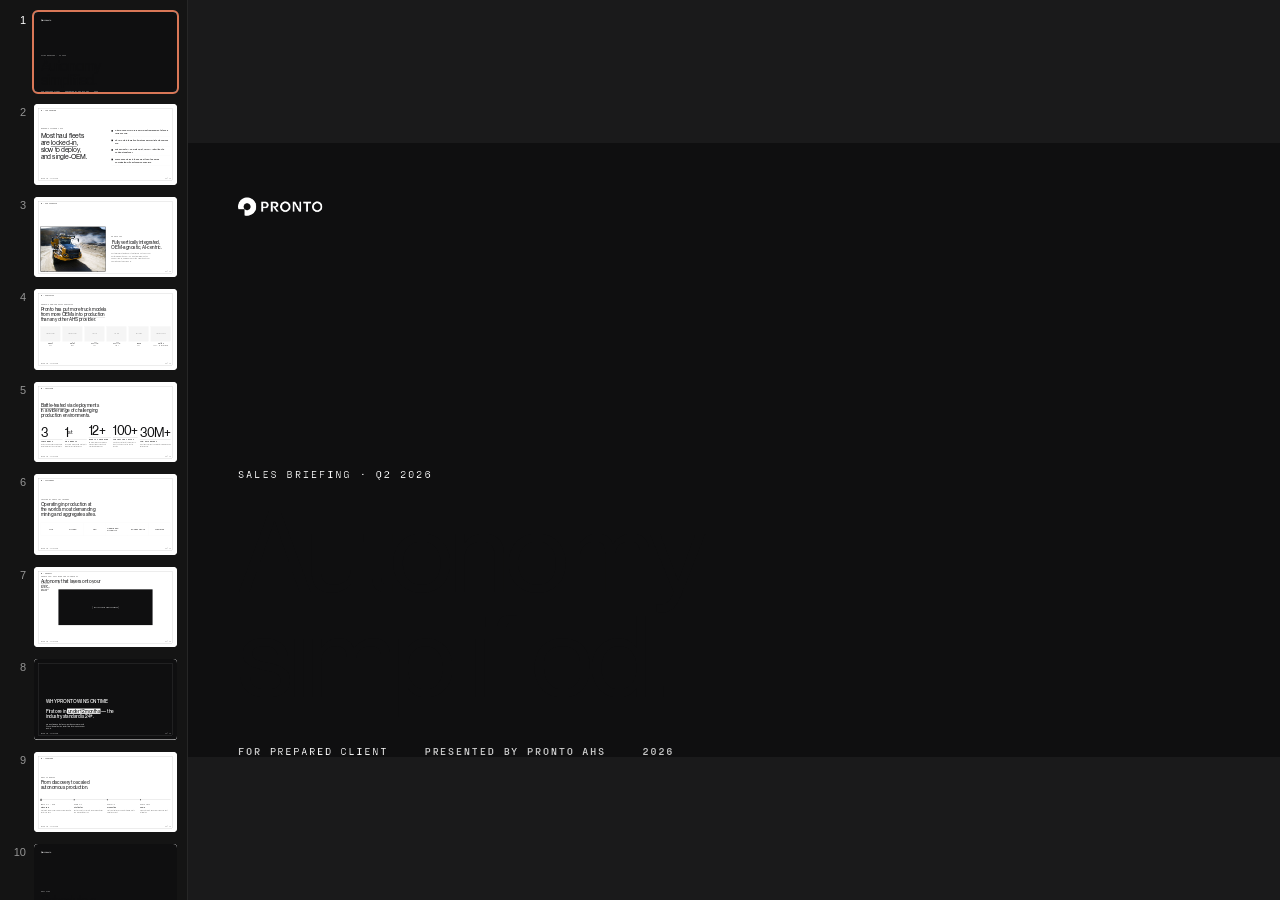
<file: slides/Sales Deck.html>
<!doctype html>
<!-- Sales Deck — Pronto AHS · Q2 2026 -->
<html lang="en">
<head>
<meta charset="utf-8" />
<title>Pronto — Sales Deck</title>
<link rel="stylesheet" href="../project/colors_and_type.css" />
<link rel="stylesheet" href="_deck.css" />
<script src="deck-stage.js"></script>
<script type="application/json" id="speaker-notes">
[
  "Welcome. Today's conversation is about how Pronto's Autonomous Haulage System turns your mixed-OEM fleet into a single, supervised autonomous operation — starting in production within months, not years.",
  "Three problems define the next decade of mining: rising labor costs, safety incidents in haul cycles, and the operational complexity of running mixed OEMs across multiple pits. We talk to most operators every quarter. These are the three we hear about every single time.",
  "Pronto AHS is what we'd build if we were designing autonomy from a clean sheet today — software-first, AI-centric, OEM-agnostic, engineered for the kind of resiliency real production environments demand.",
  "The portfolio is the proof. Pronto has put more truck models, from more OEMs, into production than any other AHS provider on the market. Komatsu, Caterpillar, Volvo, Scania, Bell, VW — converted, deployed, hauling.",
  "The numbers behind the portfolio: three continents, first in America to run a mixed Cat-and-Komatsu fleet fully autonomous, twelve-plus models converted, one hundred trucks under contract for the next 36 months, and over thirty million ton-kilometers already hauled autonomously.",
  "We hear it in every diligence call. The customers who buy us first, buy us again. We're trusted by Vale, Maaden, CRH, Heidelberg Materials, Rogers Group, and Carmeuse — across hard rock, aggregates, and base metals.",
  "Autonomous haulage is more than just trucks. Fleets coordinates the entire operation in a single web-based dispatcher. Rovers brings manned vehicles — shovels, dozers, light vehicles — safely into the autonomous ecosystem.",
  "Most AHS rollouts take 24+ months. Ours typically reach first ore in under 12. The reason: we don't replace the truck OEM stack — we layer on top of it. Less integration risk, faster time to value, no lock-in.",
  "Here's what the next 12 months look like together. Pilot, expand, scale. Each phase has clear go / no-go criteria and contractual unit economics.",
  "Let's talk about your operation. The next step is a discovery session — we map your current fleet, OEM mix, and haul cycles, and come back with a deployment plan and an indicative quote inside 30 days."
]
</script>
<style>
  .cover-mini h1 { font-size: 168px; }
  .stats-grid { display: grid; grid-template-columns: repeat(5, 1fr); gap: 28px; align-items: end; }
  .truck-grid { display: grid; grid-template-columns: repeat(6, 1fr); gap: 28px 32px; }
  .truck-grid .item { display: grid; gap: 10px; text-align: center; }
  .truck-grid .item .ph {
    aspect-ratio: 4 / 3; background: var(--surface-alt); border: 1px solid var(--divider);
    display: flex; align-items: center; justify-content: center;
    font-family: var(--font-mono); font-weight: 400; font-size: 11px;
    letter-spacing: 0.16em; text-transform: uppercase; color: var(--fg-muted);
  }
  .truck-grid .item .name { font-family: var(--font-sans); font-weight: 400; font-size: 22px; }
  .truck-grid .item .ton { font-family: var(--font-mono); font-weight: 700; font-size: 12px; letter-spacing: 0.16em; text-transform: uppercase; color: var(--fg-muted); }
  .two-col { display: grid; grid-template-columns: 1fr 1.1fr; gap: 80px; height: 100%; align-items: center; padding: 160px 88px 120px; }
  .two-col.reverse { grid-template-columns: 1.1fr 1fr; }
  .hero-photo { aspect-ratio: 16 / 11; background: var(--pronto-black) center/cover no-repeat; border: 1.5px solid var(--pronto-black); }
  .diagram-panel { position: absolute; inset: 220px 88px 220px; background: var(--pronto-white); overflow: hidden; }
  .diagram-panel .truck-ph {
    position: absolute; inset: 80px 240px; background: var(--pronto-black);
    display: flex; align-items: center; justify-content: center;
    color: var(--pronto-white); font-family: var(--font-mono); font-weight: 700; font-size: 14px;
    letter-spacing: 0.16em; text-transform: uppercase;
  }
  .pad { position: absolute; inset: 200px 88px 120px; }
</style>
</head>
<body>
<deck-stage>

  <!-- 01 Cover -->
  <section class="slide dark" data-screen-label="01 Cover">
    <div class="slide-frame"></div>
    <div class="cover">
      <img class="lockup-top" src="../assets/pronto_logo_white.svg" alt="Pronto" />
      <p class="s-eyebrow" style="color: var(--pronto-white); margin-bottom: 32px;">Sales Briefing · Q2 2026</p>
      <h1>Autonomy<br/>simplified.</h1>
      <div class="meta">
        <span>For <strong>Prepared Client</strong></span>
        <span>Presented by Pronto AHS</span>
        <span>2026</span>
      </div>
    </div>
  </section>

  <!-- 02 Problem -->
  <section class="slide" data-screen-label="02 Problem">
    <div class="slide-frame"></div>
    <p class="slide-corner">01 · The problem</p>
    <div class="pad" style="display:grid; grid-template-columns: 1fr 1fr; gap: 80px; align-content: center;">
      <div>
        <p class="s-eyebrow" style="margin-bottom: 28px;">Mining's autonomy gap</p>
        <h2 class="s-h1">Most haul fleets are <span class="hl">locked-in</span>, slow to deploy, and single-OEM.</h2>
      </div>
      <ul class="ticks" style="align-self: end;">
        <li>Single-vendor AHS forces full fleet replacement at every refresh cycle.</li>
        <li>24+ month integration timelines before first autonomous ore.</li>
        <li>Mixed fleets — Komatsu, Cat, Volvo — left without a unified dispatcher.</li>
        <li>Manned vehicles in the same pit can't be safely coordinated with autonomous haulers.</li>
      </ul>
    </div>
    <div class="slide-foot"><span>Pronto AHS · Sales Deck</span><span>02 / 10</span></div>
  </section>

  <!-- 03 Solution -->
  <section class="slide" data-screen-label="03 Solution">
    <div class="slide-frame"></div>
    <p class="slide-corner">02 · Our approach</p>
    <div class="two-col reverse">
      <div class="hero-photo" style="background-image: url('../assets/pronto_hero_rolling.jpg');"></div>
      <div>
        <p class="s-eyebrow" style="margin-bottom: 28px;">Pronto AHS</p>
        <h2 class="s-h2"><span class="hl">Fully vertically integrated</span>, OEM-agnostic, AI-centric.</h2>
        <p class="s-body" style="font-size: 24px; margin-top: 36px; max-width: 38ch;">
          Software-first autonomy that layers on top of your existing haul trucks — no fleet replacement, no vendor lock-in, engineered for the conditions your operation actually runs in.
        </p>
      </div>
    </div>
    <div class="slide-foot"><span>Pronto AHS · Sales Deck</span><span>03 / 10</span></div>
  </section>

  <!-- 04 OEM portfolio -->
  <section class="slide" data-screen-label="04 Portfolio">
    <div class="slide-frame"></div>
    <p class="slide-corner">03 · Portfolio</p>
    <div class="pad" style="display: grid; gap: 64px; align-content: start;">
      <div style="display: grid; gap: 16px;">
        <p class="s-eyebrow">Pronto's OEM-agnostic portfolio</p>
        <h2 class="s-h2" style="max-width: 24ch;">Pronto has put more truck models from more OEMs <span class="hl">into production</span> than any other AHS provider.</h2>
      </div>
      <div class="truck-grid">
        <div class="item"><div class="ph">KOMATSU HD605</div><div class="name">HD605</div><div class="ton">63 t</div></div>
        <div class="item"><div class="ph">KOMATSU HD785</div><div class="name">HD785</div><div class="ton">100 t</div></div>
        <div class="item"><div class="ph">CAT 775G</div><div class="name">CAT 775G</div><div class="ton">70 t</div></div>
        <div class="item"><div class="ph">CAT 777G</div><div class="name">CAT 777G</div><div class="ton">100 t</div></div>
        <div class="item"><div class="ph">BELL B60E</div><div class="name">B60E</div><div class="ton">60 t</div></div>
        <div class="item"><div class="ph">KOMATSU HD1500</div><div class="name">HD1500</div><div class="ton">150 t · In development</div></div>
      </div>
    </div>
    <div class="slide-foot"><span>Pronto AHS · Sales Deck</span><span>04 / 10</span></div>
  </section>

  <!-- 05 Stats -->
  <section class="slide" data-screen-label="05 Stats">
    <div class="slide-frame"></div>
    <p class="slide-corner">04 · Traction</p>
    <div class="pad" style="display: grid; gap: 96px; align-content: center;">
      <h2 class="s-h2" style="max-width: 28ch;"><span class="hl">Battle-tested</span> via deployments in a wide range of challenging production environments.</h2>
      <div class="stats-grid">
        <div class="stat">
          <div class="num">3</div>
          <div class="label">Continents</div>
          <div class="desc">Pronto AHS is already deployed and operating across three continents.</div>
        </div>
        <div class="stat">
          <div class="num">1<sup>st</sup></div>
          <div class="label">In America</div>
          <div class="desc">To operate a mixed-OEM fleet (Cat + Komatsu) fully autonomous.</div>
        </div>
        <div class="stat">
          <div class="num">12+</div>
          <div class="label">Models converted</div>
          <div class="desc">Twelve-plus models from five different OEMs converted to operate autonomously.</div>
        </div>
        <div class="stat">
          <div class="num">100+</div>
          <div class="label">Contracted trucks</div>
          <div class="desc">Pronto has contracts to deploy more than 100 trucks over the next 36 months.</div>
        </div>
        <div class="stat">
          <div class="num">30M+</div>
          <div class="label">Ton-kilometers</div>
          <div class="desc">More than 30 million ton-kilometers already hauled autonomously.</div>
        </div>
      </div>
    </div>
    <div class="slide-foot"><span>Pronto AHS · Sales Deck</span><span>05 / 10</span></div>
  </section>

  <!-- 06 Customers -->
  <section class="slide" data-screen-label="06 Customers">
    <div class="slide-frame"></div>
    <p class="slide-corner">05 · Customers</p>
    <div class="pad" style="display: grid; gap: 80px; align-content: center;">
      <div style="display: grid; gap: 18px;">
        <p class="s-eyebrow">Trusted by industry leaders</p>
        <h2 class="s-h2" style="max-width: 24ch;">Operating in production at the world's most demanding mining and aggregates sites.</h2>
      </div>
      <div class="logo-grid">
        <div class="cell"><div class="name">VALE</div></div>
        <div class="cell"><div class="name">MAADEN</div></div>
        <div class="cell"><div class="name">CRH</div></div>
        <div class="cell"><div class="name">HEIDELBERG MATERIALS</div></div>
        <div class="cell"><div class="name">ROGERS GROUP</div></div>
        <div class="cell"><div class="name">CARMEUSE</div></div>
      </div>
    </div>
    <div class="slide-foot"><span>Pronto AHS · Sales Deck</span><span>06 / 10</span></div>
  </section>

  <!-- 07 Product diagram -->
  <section class="slide" data-screen-label="07 Product">
    <div class="slide-frame"></div>
    <p class="slide-corner">06 · Product</p>
    <div style="position: absolute; top: 120px; left: 88px; right: 88px;">
      <p class="s-eyebrow">Pronto AHS: software and AI-centric</p>
      <h2 class="s-h2" style="margin-top: 16px; max-width: 32ch;">Autonomy that <span class="hl">layers onto your trucks</span> — no full-fleet replacement.</h2>
    </div>
    <div class="diagram-panel">
      <div class="truck-ph">[ HAUL TRUCK WITH PRONTO HARDWARE ]</div>
      <div class="callout" style="top: 60px; left: 60px;"><span class="dot"></span><span class="line" style="width: 120px;"></span><span>LTE / GPS antennas</span></div>
      <div class="callout" style="top: 60px; right: 60px; flex-direction: row-reverse;"><span class="dot"></span><span class="line" style="width: 120px;"></span><span>Satellite antenna</span></div>
      <div class="callout" style="top: 50%; left: 60px;"><span class="dot"></span><span class="line" style="width: 100px;"></span><span>Front cameras</span></div>
      <div class="callout" style="top: 50%; right: 60px; flex-direction: row-reverse;"><span class="dot"></span><span class="line" style="width: 100px;"></span><span>Edge compute box</span></div>
      <div class="callout" style="bottom: 60px; left: 60px;"><span class="dot"></span><span class="line" style="width: 120px;"></span><span>Drive-by-wire kit</span></div>
      <div class="callout" style="bottom: 60px; right: 60px; flex-direction: row-reverse;"><span class="dot"></span><span class="line" style="width: 100px;"></span><span>Rear cameras</span></div>
    </div>
    <div class="slide-foot"><span>Pronto AHS · Sales Deck</span><span>07 / 10</span></div>
  </section>

  <!-- 08 Differentiation -->
  <section class="slide dark" data-screen-label="08 Differentiation">
    <div class="slide-frame"></div>
    <div class="quote" style="background: var(--pronto-black); padding: 200px 160px 120px;">
      <p class="s-eyebrow">Why Pronto wins on time</p>
      <p style="color: var(--pronto-white); max-width: 26ch;">First ore in <span class="hl--solid" style="color: var(--pronto-black);">under 12 months</span> — the industry standard is 24+.</p>
      <p class="s-body" style="color: var(--n-300); max-width: 38ch; font-size: 24px;">
        We don't replace the truck OEM stack. We layer onto it. Less integration risk, faster time to value, no vendor lock-in.
      </p>
    </div>
    <div class="slide-foot"><span>Pronto AHS · Sales Deck</span><span>08 / 10</span></div>
  </section>

  <!-- 09 Roadmap -->
  <section class="slide" data-screen-label="09 Roadmap">
    <div class="slide-frame"></div>
    <p class="slide-corner">07 · Together</p>
    <div class="pad" style="display: grid; gap: 96px; align-content: center;">
      <div style="display: grid; gap: 16px;">
        <p class="s-eyebrow">Next 12 months</p>
        <h2 class="s-h2" style="max-width: 22ch;">From discovery to scaled autonomous production.</h2>
      </div>
      <div class="timeline">
        <div class="tl-step now">
          <div class="when">Month 0–1 · Now</div>
          <div class="title">Discovery</div>
          <div class="desc">Fleet audit, OEM mix, haul-cycle modeling. Indicative quote in 30 days.</div>
        </div>
        <div class="tl-step">
          <div class="when">Month 2–4</div>
          <div class="title">Pilot install</div>
          <div class="desc">Two-truck pilot, on your site, supervised autonomy on a representative cycle.</div>
        </div>
        <div class="tl-step">
          <div class="when">Month 5–9</div>
          <div class="title">Production</div>
          <div class="desc">First ore at autonomy. Operator training, Fleets dispatcher rollout.</div>
        </div>
        <div class="tl-step">
          <div class="when">Month 10–12</div>
          <div class="title">Scale</div>
          <div class="desc">Expand to full pit, add Rovers for manned-fleet integration.</div>
        </div>
      </div>
    </div>
    <div class="slide-foot"><span>Pronto AHS · Sales Deck</span><span>09 / 10</span></div>
  </section>

  <!-- 10 CTA -->
  <section class="slide dark" data-screen-label="10 CTA">
    <div class="slide-frame"></div>
    <div class="cover">
      <img class="lockup-top" src="../assets/pronto_logo_white.svg" alt="Pronto" />
      <p class="s-eyebrow" style="color: var(--pronto-white); margin-bottom: 32px;">Next step</p>
      <h1 style="font-size: 168px;">Schedule a<br/>consultation.</h1>
      <div class="meta">
        <span>sales@pronto.ai</span>
        <span>pronto.ai</span>
        <span style="color: var(--pronto-white);">Discovery → 30 days</span>
      </div>
    </div>
    <div class="slide-foot"><span style="color: var(--n-300);">Pronto AHS · Sales Deck</span><span style="color: var(--n-300);">10 / 10</span></div>
  </section>

</deck-stage>
</body>
</html>
</file>
<file: project/colors_and_type.css>
/* =========================================================================
   Pronto Design System — Colors & Type
   Black-and-white identity. Precision typography. No decorative color.
   ========================================================================= */

/* ---------- Fonts ------------------------------------------------------- */

@font-face {
  font-family: "PP Neue Montreal";
  src: url("fonts/PPNeueMontreal-Thin.woff2") format("woff2");
  font-weight: 100; font-style: normal; font-display: swap;
}
@font-face {
  font-family: "PP Neue Montreal";
  src: url("fonts/PPNeueMontreal-Light.woff2") format("woff2");
  font-weight: 300; font-style: normal; font-display: swap;
}
@font-face {
  font-family: "PP Neue Montreal";
  src: url("fonts/PPNeueMontreal-Book.woff2") format("woff2");
  font-weight: 350; font-style: normal; font-display: swap;
}
@font-face {
  font-family: "PP Neue Montreal";
  src: url("fonts/PPNeueMontreal-Regular.woff2") format("woff2");
  font-weight: 400; font-style: normal; font-display: swap;
}
@font-face {
  font-family: "PP Neue Montreal";
  src: url("fonts/PPNeueMontreal-Italic.woff2") format("woff2");
  font-weight: 400; font-style: italic; font-display: swap;
}
@font-face {
  font-family: "PP Neue Montreal";
  src: url("fonts/PPNeueMontreal-Medium.woff2") format("woff2");
  font-weight: 500; font-style: normal; font-display: swap;
}
@font-face {
  font-family: "PP Neue Montreal";
  src: url("fonts/PPNeueMontreal-Bold.woff2") format("woff2");
  font-weight: 700; font-style: normal; font-display: swap;
}
@font-face {
  font-family: "PP Neue Montreal";
  src: url("fonts/PPNeueMontreal-BoldItalic.woff2") format("woff2");
  font-weight: 700; font-style: italic; font-display: swap;
}

@font-face {
  font-family: "PP Fraktion Sans";
  src: url("fonts/PPFraktionSans-Thin.woff2") format("woff2");
  font-weight: 100; font-style: normal; font-display: swap;
}
@font-face {
  font-family: "PP Fraktion Sans";
  src: url("fonts/PPFraktionSans-Light.woff2") format("woff2");
  font-weight: 300; font-style: normal; font-display: swap;
}
@font-face {
  font-family: "PP Fraktion Sans";
  src: url("fonts/PPFraktionSans-LightItalic.woff2") format("woff2");
  font-weight: 300; font-style: italic; font-display: swap;
}
@font-face {
  font-family: "PP Fraktion Sans";
  src: url("fonts/PPFraktionSans-Bold.woff2") format("woff2");
  font-weight: 700; font-style: normal; font-display: swap;
}
@font-face {
  font-family: "PP Fraktion Sans";
  src: url("fonts/PPFraktionSans-BoldItalic.woff2") format("woff2");
  font-weight: 700; font-style: italic; font-display: swap;
}

@font-face {
  font-family: "PP Fraktion Mono";
  src: url("fonts/PPFraktionMono-Light.woff2") format("woff2");
  font-weight: 300; font-style: normal; font-display: swap;
}
@font-face {
  font-family: "PP Fraktion Mono";
  src: url("fonts/PPFraktionMono-Regular.woff2") format("woff2");
  font-weight: 400; font-style: normal; font-display: swap;
}
@font-face {
  font-family: "PP Fraktion Mono";
  src: url("fonts/PPFraktionMono-RegularItalic.woff2") format("woff2");
  font-weight: 400; font-style: italic; font-display: swap;
}
@font-face {
  font-family: "PP Fraktion Mono";
  src: url("fonts/PPFraktionMono-Bold.woff2") format("woff2");
  font-weight: 700; font-style: normal; font-display: swap;
}
@font-face {
  font-family: "PP Fraktion Mono";
  src: url("fonts/PPFraktionMono-BoldItalic.woff2") format("woff2");
  font-weight: 700; font-style: italic; font-display: swap;
}

/* =========================================================================
   Tokens
   ========================================================================= */

:root {
  /* ----- Brand families ----- */
  --font-sans:      "PP Neue Montreal", "Helvetica Neue", Arial, sans-serif;
  --font-body:      "PP Fraktion Sans", "PP Neue Montreal", Arial, sans-serif;
  --font-mono:      "PP Fraktion Mono", ui-monospace, "SF Mono", Menlo, monospace;

  /* ----- Brand colors (from Pronto Identity Guidelines, p.12) ----- */
  --pronto-black:   #0F0F10;  /* CMYK 100/100/100/100, RGB 19/15/16 — "Black" */
  --pronto-white:   #FFFFFF;
  --pronto-grey:    #CCCCCC;  /* RGB 204/204/204 — "Grey" */

  /* ----- Brand accent (observed in Pronto AHS sales / pitch decks) -----
           Used for: stat numerals, product-diagram backgrounds, highlight
           underlines on key phrases. NOT for body type or backgrounds
           outside decks. Always on black or against white photography. */
  --pronto-yellow:  #FECE3D;
  --pronto-yellow-deep: #F5B800;  /* darker step for pressed / hover */

  /* ----- Neutral scale (derived ramp between Black, Grey, and White)
           Reserved for surfaces, dividers, type hierarchies. Use sparingly. */
  --n-0:   #FFFFFF;
  --n-50:  #F5F5F5;
  --n-100: #ECECEC;
  --n-200: #DDDDDD;
  --n-300: #CCCCCC;   /* Brand Grey */
  --n-400: #999999;
  --n-500: #707070;
  --n-600: #4A4A4A;
  --n-700: #2A2A2B;
  --n-800: #1A1A1B;
  --n-900: #0F0F10;   /* Brand Black */

  /* ----- Semantic surfaces / foreground ----- */
  --bg:           var(--pronto-white);
  --bg-inverse:   var(--pronto-black);
  --surface:      var(--pronto-white);
  --surface-alt:  var(--n-50);
  --surface-inverse: var(--pronto-black);

  --fg:           var(--pronto-black);
  --fg-muted:     var(--n-600);
  --fg-subtle:    var(--n-500);
  --fg-disabled:  var(--n-400);
  --fg-inverse:   var(--pronto-white);
  --fg-inverse-muted: var(--n-300);

  --divider:      var(--n-200);
  --divider-strong: var(--n-300);
  --divider-inverse: rgba(255, 255, 255, 0.16);

  /* ----- Status (functional, kept minimal & desaturated) ----- */
  --status-info:    #2D2D2E;     /* defaults to neutral — brand prefers B&W */
  --status-success: #1A6E3F;
  --status-warn:    #8A6B00;
  --status-danger:  #B0271A;

  /* ----- Radii (precision-driven: small, deliberate) ----- */
  --r-none: 0px;
  --r-xs:   2px;
  --r-sm:   4px;
  --r-md:   6px;
  --r-lg:   10px;
  --r-pill: 999px;

  /* ----- Borders ----- */
  --border-w: 1px;
  --border-w-strong: 2px;
  --border: var(--border-w) solid var(--divider);
  --border-strong: var(--border-w) solid var(--fg);

  /* ----- Spacing (4px base) ----- */
  --s-0:  0px;
  --s-1:  4px;
  --s-2:  8px;
  --s-3:  12px;
  --s-4:  16px;
  --s-5:  20px;
  --s-6:  24px;
  --s-7:  32px;
  --s-8:  40px;
  --s-9:  48px;
  --s-10: 64px;
  --s-11: 80px;
  --s-12: 96px;
  --s-13: 128px;

  /* ----- Shadows (used sparingly; brand prohibits drop shadows on logo,
           and we keep elevation very flat overall) ----- */
  --elev-0: none;
  --elev-1: 0 1px 2px rgba(15, 15, 16, 0.06);
  --elev-2: 0 2px 8px rgba(15, 15, 16, 0.08);
  --elev-3: 0 12px 32px rgba(15, 15, 16, 0.12);

  /* ----- Motion (from guidelines p.21) -----
           Pronto motion is "LinearOutSlowIn": cubic-bezier(0.0, 0.0, 0.2, 1).
           Max intro time = 3s. Type animates left→right or bottom→top.       */
  --ease-pronto: cubic-bezier(0, 0, 0.2, 1);
  --dur-quick: 160ms;
  --dur-base:  240ms;
  --dur-slow:  480ms;
  --dur-intro: 1200ms;

  /* ----- Type scale (modular, anchored to the guideline specs:
           H1 36/40 = 1.1×, Body 12/15 = 1.25×, bylines all caps +100 tracking) */
  --fs-byline:  11px;   /* mono, ALL CAPS, +0.16em tracking */
  --fs-caption: 12px;
  --fs-body:    14px;
  --fs-body-lg: 16px;
  --fs-h6:      18px;
  --fs-h5:      22px;
  --fs-h4:      28px;
  --fs-h3:      36px;   /* canonical headline size from guidelines */
  --fs-h2:      52px;
  --fs-h1:      72px;
  --fs-display: 120px;

  --lh-tight: 1.05;
  --lh-snug:  1.1;      /* canonical headline leading per guidelines */
  --lh-base:  1.25;     /* canonical body leading per guidelines */
  --lh-loose: 1.5;

  --tr-byline: 0.16em;  /* +100 tracking translated to em */
  --tr-headline: -0.01em;
  --tr-tight:  -0.02em;

  /* ----- Layout ----- */
  --maxw-prose: 64ch;
  --maxw-page:  1440px;
}

/* =========================================================================
   Semantic element styles
   ========================================================================= */

html, body {
  background: var(--bg);
  color: var(--fg);
  font-family: var(--font-sans);
  font-weight: 400;
  font-size: var(--fs-body);
  line-height: var(--lh-base);
  -webkit-font-smoothing: antialiased;
  -moz-osx-font-smoothing: grayscale;
  text-rendering: optimizeLegibility;
}

::selection { background: var(--pronto-black); color: var(--pronto-white); }

/* Headlines — PP Neue Montreal Regular, snug leading, slight negative tracking */
h1, .h1, h2, .h2, h3, .h3, h4, .h4, h5, .h5, h6, .h6 {
  font-family: var(--font-sans);
  font-weight: 400;
  line-height: var(--lh-snug);
  letter-spacing: var(--tr-headline);
  color: var(--fg);
  margin: 0;
  text-wrap: balance;
}
h1, .h1 { font-size: var(--fs-h1); line-height: var(--lh-tight); letter-spacing: var(--tr-tight); }
h2, .h2 { font-size: var(--fs-h2); }
h3, .h3 { font-size: var(--fs-h3); }
h4, .h4 { font-size: var(--fs-h4); }
h5, .h5 { font-size: var(--fs-h5); }
h6, .h6 { font-size: var(--fs-h6); }

.display { font-size: var(--fs-display); line-height: 0.95; letter-spacing: -0.025em; }

/* Body — longform reading. PP Fraktion Sans Light per guidelines. */
p, .body {
  font-family: var(--font-body);
  font-weight: 300;
  font-size: var(--fs-body);
  line-height: var(--lh-base);
  color: var(--fg);
  margin: 0;
  text-wrap: pretty;
}
.body-lg { font-size: var(--fs-body-lg); line-height: 1.4; }

/* Byline / caption — PP Fraktion Mono Bold, ALL CAPS, +0.16em tracking */
.byline, .eyebrow, .caption-mono {
  font-family: var(--font-mono);
  font-weight: 700;
  font-size: var(--fs-byline);
  letter-spacing: var(--tr-byline);
  text-transform: uppercase;
  line-height: 1;
  color: var(--fg);
}

.caption {
  font-family: var(--font-body);
  font-weight: 300;
  font-size: var(--fs-caption);
  line-height: 1.35;
  color: var(--fg-muted);
}

code, kbd, samp, pre, .mono {
  font-family: var(--font-mono);
  font-weight: 400;
  font-size: 0.92em;
}

a {
  color: inherit;
  text-decoration: underline;
  text-decoration-thickness: 1px;
  text-underline-offset: 0.18em;
  text-decoration-color: currentColor;
  transition: opacity var(--dur-quick) var(--ease-pronto);
}
a:hover { opacity: 0.6; }

hr {
  border: 0;
  height: 1px;
  background: var(--divider);
  margin: var(--s-7) 0;
}

/* Utilities — handy in slides/UI kits */
.u-mono   { font-family: var(--font-mono); }
.u-body   { font-family: var(--font-body); }
.u-sans   { font-family: var(--font-sans); }
.u-invert { background: var(--bg-inverse); color: var(--fg-inverse); }
.u-byline { font-family: var(--font-mono); font-weight: 700; text-transform: uppercase; letter-spacing: var(--tr-byline); font-size: var(--fs-byline); }
</file>
<file: slides/_deck.css>
/* =========================================================================
   Pronto Deck Styles
   Shared layout patterns for 1920×1080 slide decks.
   Builds on tokens from ../colors_and_type.css
   ========================================================================= */

/* deck-stage host */
deck-stage {
  --slide-width: 1920px;
  --slide-height: 1080px;
  background: var(--n-800);
}

deck-stage > section {
  background: var(--pronto-white);
  color: var(--pronto-black);
  font-family: var(--font-sans);
  position: relative;
  overflow: hidden;
  box-sizing: border-box;
}

/* --- Slide framing — most Pronto decks use a thin black border inset --- */
.slide-frame {
  position: absolute;
  inset: 56px;
  border: 1.5px solid var(--pronto-black);
  pointer-events: none;
}
.slide.dark .slide-frame { border-color: var(--pronto-white); }

/* --- Slide chrome --- */
.slide-corner {
  position: absolute;
  top: 80px; left: 88px;
  font-family: var(--font-mono);
  font-weight: 700;
  font-size: 16px;
  letter-spacing: 0.16em;
  text-transform: uppercase;
  color: var(--pronto-black);
  z-index: 3;
}
.slide.dark .slide-corner { color: var(--pronto-white); }

.slide-foot {
  position: absolute;
  bottom: 76px; left: 88px; right: 88px;
  display: flex; justify-content: space-between; align-items: center;
  font-family: var(--font-mono);
  font-weight: 700;
  font-size: 14px;
  letter-spacing: 0.16em;
  text-transform: uppercase;
  color: var(--n-500);
  z-index: 3;
}
.slide.dark .slide-foot { color: var(--n-300); }
.slide-foot .badge { height: 24px; width: auto; }

/* --- Type roles for slides --- */
.s-eyebrow {
  font-family: var(--font-mono);
  font-weight: 400;
  font-size: 18px;
  letter-spacing: 0.18em;
  text-transform: uppercase;
  color: var(--pronto-black);
  margin: 0;
}
.slide.dark .s-eyebrow { color: var(--pronto-white); }

.s-h1 {
  font-family: var(--font-sans);
  font-weight: 400;
  font-size: 92px;
  line-height: 1.02;
  letter-spacing: -0.025em;
  margin: 0;
  text-wrap: balance;
}
.s-h2 {
  font-family: var(--font-sans);
  font-weight: 400;
  font-size: 64px;
  line-height: 1.05;
  letter-spacing: -0.02em;
  margin: 0;
  text-wrap: balance;
}
.s-h3 {
  font-family: var(--font-sans);
  font-weight: 400;
  font-size: 44px;
  line-height: 1.1;
  letter-spacing: -0.015em;
  margin: 0;
}

.s-lede {
  font-family: var(--font-sans);
  font-weight: 400;
  font-size: 32px;
  line-height: 1.25;
  letter-spacing: -0.005em;
  margin: 0;
  max-width: 22ch;
  color: var(--pronto-black);
}
.slide.dark .s-lede { color: var(--n-300); }

.s-body {
  font-family: var(--font-body);
  font-weight: 300;
  font-size: 22px;
  line-height: 1.4;
  color: var(--fg-muted);
  margin: 0;
  max-width: 42ch;
}
.slide.dark .s-body { color: var(--n-300); }

.s-byline {
  font-family: var(--font-mono);
  font-weight: 700;
  font-size: 18px;
  letter-spacing: 0.16em;
  text-transform: uppercase;
  color: var(--fg-muted);
}
.slide.dark .s-byline { color: var(--n-300); }

/* --- Phrase highlight (underline behind a word/phrase) --- */
.hl {
  display: inline;
  background-image: linear-gradient(to top, var(--pronto-black) 0, var(--pronto-black) 8%, transparent 8%);
  background-size: 100% 100%;
  background-repeat: no-repeat;
  padding: 0 0.05em;
}
.slide.dark .hl {
  background-image: linear-gradient(to top, var(--pronto-white) 0, var(--pronto-white) 8%, transparent 8%);
}
/* Solid inversion — white block, black text (used on dark slides) */
.hl--solid {
  background: var(--pronto-white);
  color: var(--pronto-black);
  padding: 0 0.1em;
  display: inline-block;
}

/* --- Stat numerals (the big numbers) --- */
.stat {
  display: grid; gap: 14px;
}
.stat .num {
  font-family: var(--font-sans);
  font-weight: 400;
  font-size: 168px;
  line-height: 0.9;
  letter-spacing: -0.04em;
  color: var(--pronto-black);
}
.slide.dark .stat .num { color: var(--pronto-white); }
.stat .num sup { font-size: 0.45em; vertical-align: 0.6em; letter-spacing: 0; }
.stat .label {
  font-family: var(--font-mono);
  font-weight: 700;
  font-size: 22px;
  letter-spacing: 0.16em;
  text-transform: uppercase;
  color: var(--pronto-black);
  border-top: 1.5px solid var(--pronto-black);
  padding-top: 14px;
}
.slide.dark .stat .label { color: var(--pronto-white); border-top-color: var(--pronto-white); }
.stat .desc {
  font-family: var(--font-body);
  font-weight: 300;
  font-size: 19px;
  line-height: 1.35;
  color: var(--fg-muted);
}
.slide.dark .stat .desc { color: var(--n-300); }

/* --- Section divider (full-bleed black) --- */
.section-divider {
  background: var(--pronto-black);
  color: var(--pronto-white);
  display: grid;
  align-content: center;
  padding: 0 160px;
  height: 100%;
  position: relative;
}
.section-divider .num-big {
  font-family: var(--font-mono);
  font-weight: 400;
  font-size: 32px;
  letter-spacing: 0.2em;
  color: var(--pronto-white);
}
.section-divider h2 {
  font-family: var(--font-sans);
  font-weight: 400;
  font-size: 144px;
  line-height: 0.95;
  letter-spacing: -0.03em;
  margin-top: 36px;
  text-wrap: balance;
  max-width: 22ch;
}

/* --- Quote slide --- */
.quote {
  padding: 0 160px;
  height: 100%;
  display: grid;
  align-content: center;
  gap: 64px;
}
.quote .glyph {
  font-family: var(--font-sans);
  font-weight: 400;
  font-size: 240px;
  line-height: 0.7;
  color: var(--pronto-grey);
  margin-bottom: -120px;
}
.slide.dark .quote .glyph { color: var(--n-600); }
.quote p {
  font-family: var(--font-sans);
  font-weight: 500;
  font-size: 64px;
  line-height: 1.1;
  letter-spacing: -0.02em;
  max-width: 26ch;
}
.quote .attrib {
  display: grid; gap: 6px;
  font-family: var(--font-mono);
  font-weight: 400;
  font-size: 18px;
  letter-spacing: 0.16em;
  text-transform: uppercase;
}
.quote .attrib .name { color: var(--pronto-black); }
.slide.dark .quote .attrib .name { color: var(--pronto-white); }
.quote .attrib .role { color: var(--fg-muted); }
.slide.dark .quote .attrib .role { color: var(--n-300); }

/* --- Logo grid (partners / customers) --- */
.logo-grid {
  display: grid;
  grid-template-columns: repeat(6, 1fr);
  gap: 0;
  border-top: 1px solid var(--divider);
  border-left: 1px solid var(--divider);
}
.logo-grid .cell {
  border-right: 1px solid var(--divider);
  border-bottom: 1px solid var(--divider);
  aspect-ratio: 2 / 1;
  display: flex; align-items: center; justify-content: center;
  padding: 24px;
  background: var(--pronto-white);
}
.logo-grid .cell .name {
  font-family: var(--font-sans);
  font-weight: 400;
  font-size: 24px;
  letter-spacing: -0.005em;
  color: var(--n-700);
}

/* --- Roadmap timeline --- */
.timeline {
  display: grid;
  grid-template-columns: repeat(4, 1fr);
  gap: 36px;
  position: relative;
}
.timeline::before {
  content: ""; position: absolute;
  left: 0; right: 0; top: 36px;
  height: 1.5px; background: var(--pronto-black);
}
.tl-step {
  position: relative;
  padding-top: 96px;
  display: grid; gap: 14px;
}
.tl-step::before {
  content: "";
  position: absolute;
  top: 30px; left: 0;
  width: 14px; height: 14px;
  background: var(--pronto-black);
  border-radius: 50%;
}
.tl-step.now::before { background: var(--pronto-black); box-shadow: 0 0 0 4px var(--pronto-white), 0 0 0 6px var(--pronto-black); }
.tl-step .when {
  font-family: var(--font-mono);
  font-weight: 400;
  font-size: 16px;
  letter-spacing: 0.16em;
  text-transform: uppercase;
  color: var(--pronto-black);
}
.tl-step .title {
  font-family: var(--font-sans);
  font-weight: 400;
  font-size: 28px;
  letter-spacing: -0.01em;
  line-height: 1.1;
}
.tl-step .desc {
  font-family: var(--font-body);
  font-weight: 300;
  font-size: 18px;
  line-height: 1.35;
  color: var(--fg-muted);
}

/* --- Pull quote / hl stripe --- */
.hl-stripe {
  background: var(--pronto-black);
  color: var(--pronto-white);
  padding: 28px 32px;
  display: inline-block;
}

/* --- Product panel --- */
.product-panel {
  background: var(--surface-alt);
  padding: 56px;
  display: grid;
  align-items: center;
  position: relative;
  overflow: hidden;
}
.product-panel .callout {
  position: absolute;
  font-family: var(--font-mono);
  font-weight: 700;
  font-size: 14px;
  letter-spacing: 0.16em;
  text-transform: uppercase;
  color: var(--pronto-black);
  display: flex; align-items: center; gap: 12px;
}
.product-panel .callout .line {
  height: 1.5px;
  background: var(--pronto-black);
}
.product-panel .callout .dot {
  width: 10px; height: 10px;
  background: var(--pronto-black); border-radius: 50%;
  flex: 0 0 auto;
}

/* --- Cover / title slide patterns --- */
.cover {
  height: 100%; display: grid; align-content: end;
  padding: 0 88px 100px;
  position: relative;
  background: var(--pronto-black);
  color: var(--pronto-white);
}
.cover .lockup-top {
  position: absolute;
  top: 96px; left: 88px;
  height: 32px; width: auto;
}
.cover h1 {
  font-family: var(--font-sans);
  font-weight: 400;
  font-size: 200px;
  line-height: 0.92;
  letter-spacing: -0.04em;
  margin: 0;
  text-wrap: balance;
  max-width: 22ch;
}
.cover .meta {
  display: flex; gap: 64px; align-items: baseline;
  margin-top: 64px;
  font-family: var(--font-mono);
  font-weight: 700;
  font-size: 18px;
  letter-spacing: 0.16em;
  text-transform: uppercase;
  color: var(--n-300);
}
.cover .meta strong { color: var(--pronto-white); font-weight: 400; }

/* --- Bullet list patterns --- */
.ticks {
  display: grid; gap: 28px;
}
.ticks li {
  font-family: var(--font-sans);
  font-weight: 500;
  font-size: 30px;
  line-height: 1.25;
  letter-spacing: -0.005em;
  display: grid;
  grid-template-columns: 28px 1fr;
  gap: 22px;
  align-items: baseline;
  list-style: none;
  padding-bottom: 24px;
  border-bottom: 1px solid var(--divider);
}
.slide.dark .ticks li { border-bottom-color: rgba(255,255,255,0.18); }
.ticks li::before {
  content: "";
  display: inline-block;
  width: 20px; height: 20px;
  background: var(--pronto-black);
  transform: translateY(4px);
}
.slide.dark .ticks li::before { background: var(--pronto-white); }

/* --- Default reset for img inside slides --- */
deck-stage img { display: block; max-width: 100%; }
</file>
